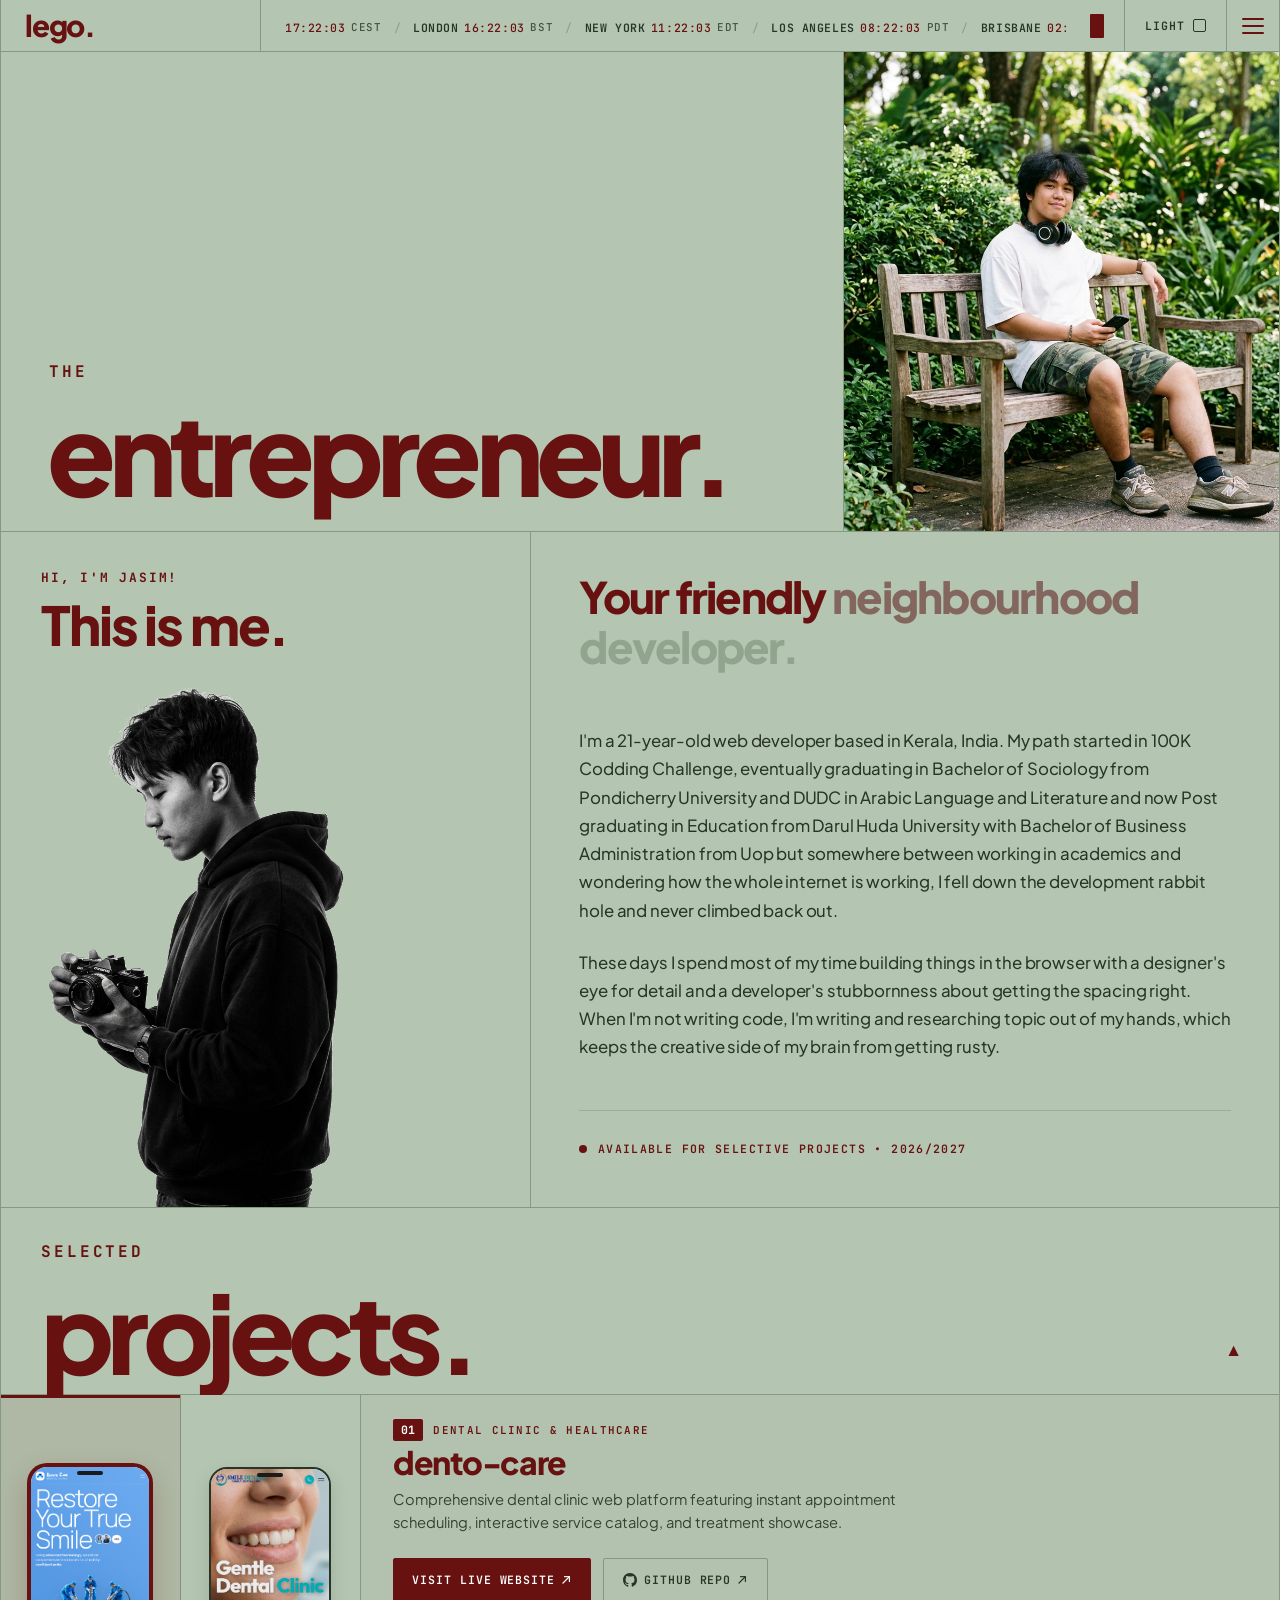
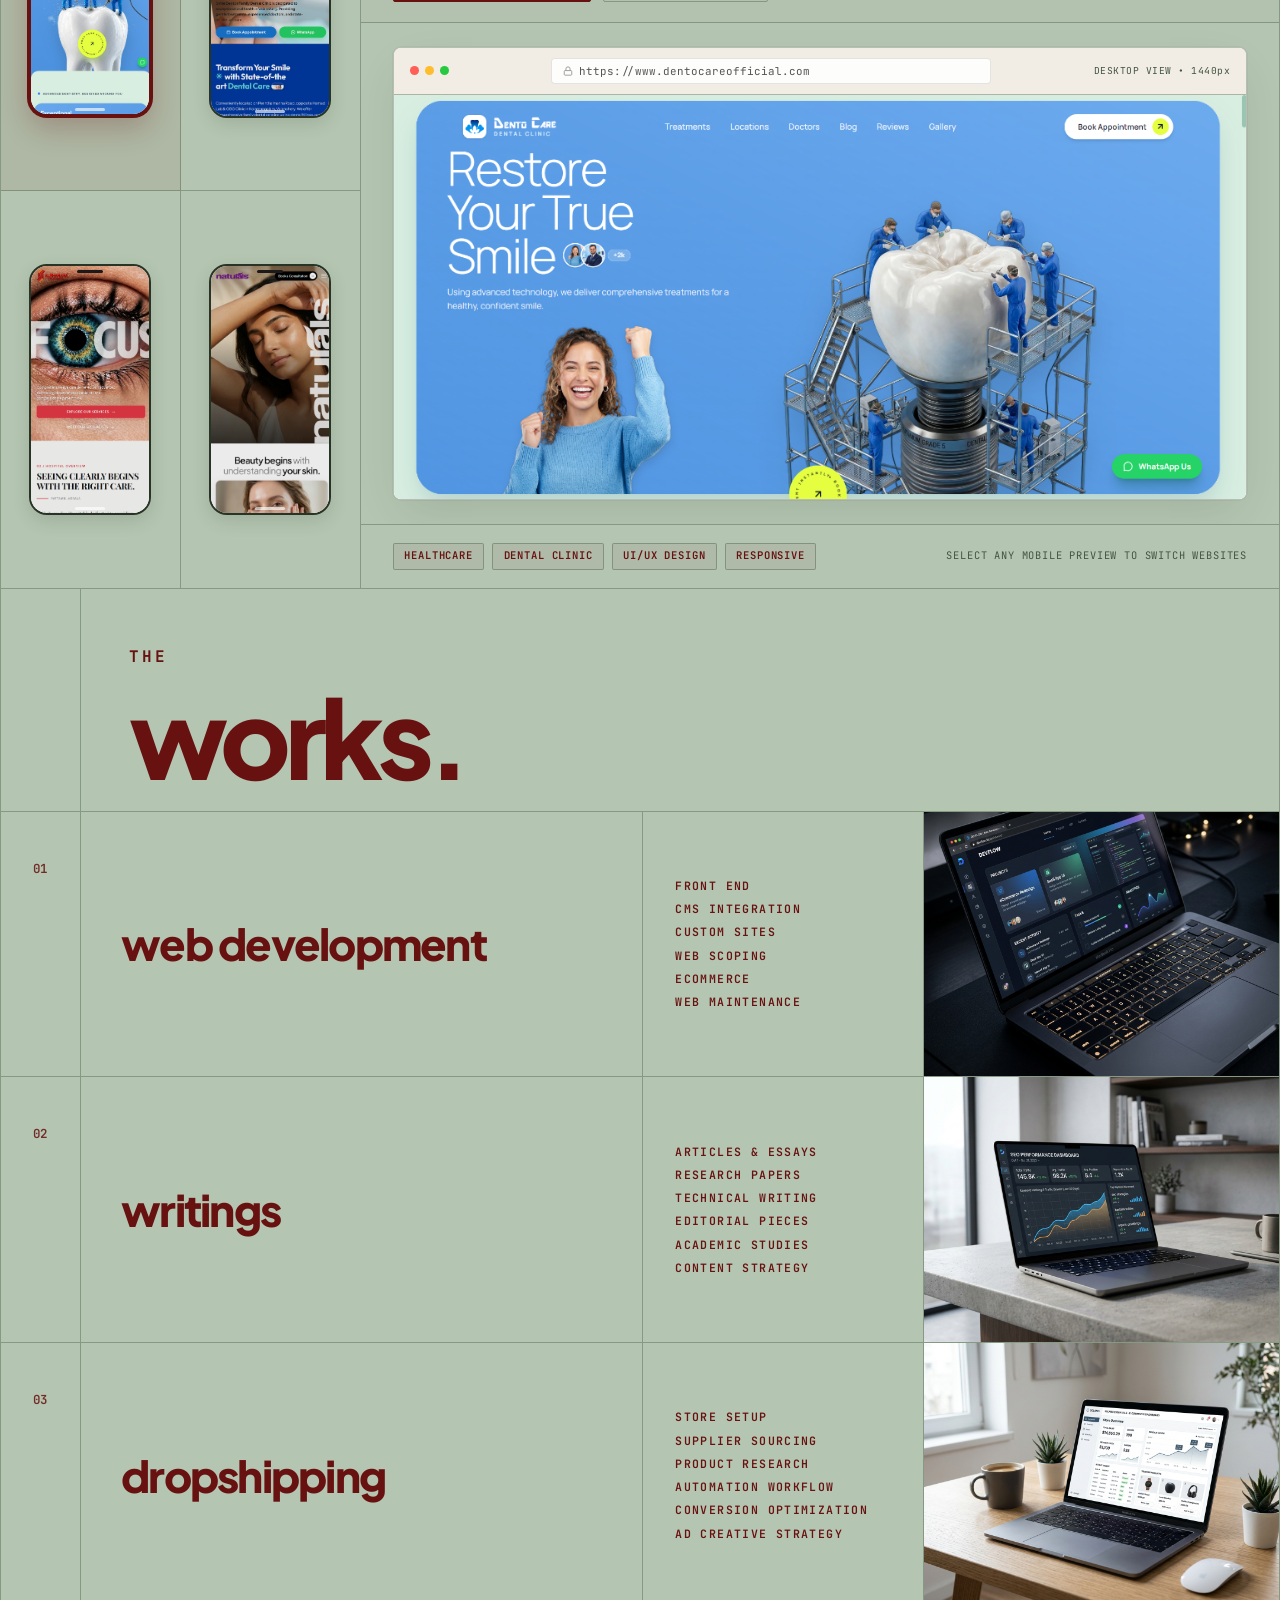
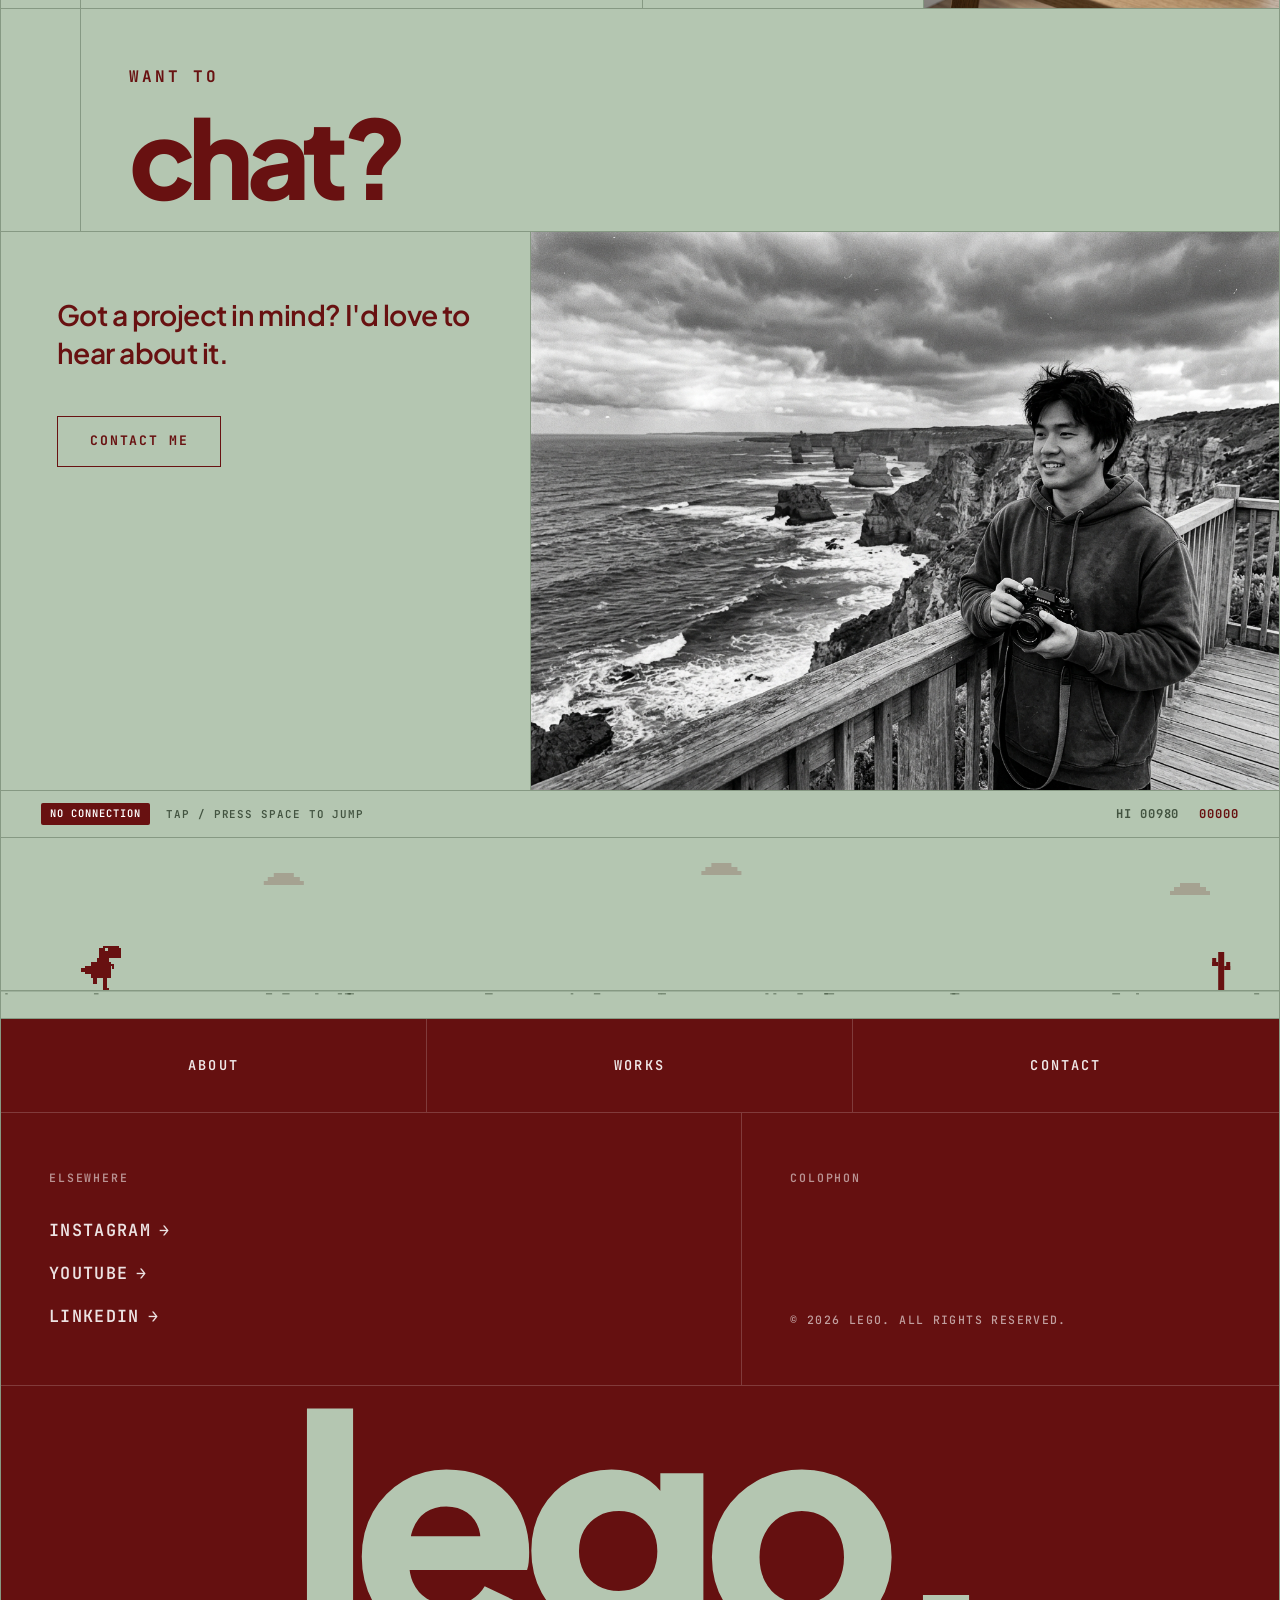
<file: index.html>
<!DOCTYPE html>
<html lang="en">
<head>
  <meta charset="UTF-8">
  <meta name="viewport" content="width=device-width, initial-scale=1.0">
  <title>lego. — The Developer Portfolio</title>
  <meta name="description" content="Portfolio of Jasim, web developer based in Kerala, India. Specialised in creative development, UX design, and modern web applications.">
  <link rel="preconnect" href="https://fonts.googleapis.com">
  <link rel="preconnect" href="https://fonts.gstatic.com" crossorigin>
  <link href="https://fonts.googleapis.com/css2?family=Plus+Jakarta+Sans:ital,wght@0,300;0,400;0,500;0,600;0,700;0,800;1,400&family=Space+Grotesk:wght@500;700&family=JetBrains+Mono:wght@400;500;600&display=swap" rel="stylesheet">
  <link rel="stylesheet" href="style.css">
  <script>
    (function() {
      const savedTheme = localStorage.getItem('lego-theme');
      if (savedTheme === 'dark') {
        document.documentElement.classList.add('theme-dark');
        document.addEventListener('DOMContentLoaded', () => document.body.classList.add('theme-dark'));
      }
    })();
  </script>
</head>
<body class="theme-sage">
  <!-- Main Grid Frame -->
  <div class="site-container">
    
    <!-- TOP NAVIGATION BAR -->
    <header class="site-header" id="header">
      <div class="header-logo-col">
        <a href="#hero" class="brand-logo" aria-label="lego. homepage">lego.</a>
      </div>

      <div class="header-ticker-col" aria-live="off">
        <div class="world-clocks-wrapper">
          <div class="world-clocks-ticker" id="clocksTicker">
            <span class="clock-item" data-tz="Europe/Berlin"><span class="clock-time">02:02:47</span> <span class="clock-zone">CEST</span></span>
            <span class="ticker-slash">/</span>
            <span class="clock-item" data-tz="Europe/London"><span class="clock-city">LONDON</span> <span class="clock-time">01:02:47</span> <span class="clock-zone">BST</span></span>
            <span class="ticker-slash">/</span>
            <span class="clock-item" data-tz="America/New_York"><span class="clock-city">NEW YORK</span> <span class="clock-time">20:02:47</span> <span class="clock-zone">EDT</span></span>
            <span class="ticker-slash">/</span>
            <span class="clock-item" data-tz="America/Los_Angeles"><span class="clock-city">LOS ANGELES</span> <span class="clock-time">17:02:47</span> <span class="clock-zone">PDT</span></span>
            <span class="ticker-slash">/</span>
            <span class="clock-item" data-tz="Australia/Brisbane"><span class="clock-city">BRISBANE</span> <span class="clock-time">10:02:47</span> <span class="clock-zone">AEST</span></span>
          </div>
        </div>
        <div class="ticker-accent-pill" aria-hidden="true"></div>
      </div>

      <div class="header-actions-col">
        <button class="theme-toggle-btn" id="themeToggle" aria-label="Toggle visual theme">
          <span class="theme-label" id="themeLabel">LIGHT</span>
          <span class="theme-checkbox-box"></span>
        </button>
        <button class="menu-toggle-btn" id="menuToggle" aria-label="Open navigation menu" aria-expanded="false">
          <span class="menu-line"></span>
          <span class="menu-line"></span>
          <span class="menu-line"></span>
        </button>
      </div>
    </header>

    <!-- SECTION 1: LANDING / HERO + ABOUT SECTION -->
    <main>
      <section class="landing-section" id="hero" aria-label="Introduction">
        
        <!-- TOP HERO ROW: Title + Bench Portrait -->
        <div class="hero-top-row">
          <div class="hero-title-cell">
            <span class="section-eyebrow">THE</span>
            <h1 class="hero-main-title">entrepreneur.</h1>
          </div>
          
          <div class="hero-image-cell">
            <div class="image-frame">
              <img src="assets/miguel_bench.jpg" alt="Jasim sitting on a wooden bench outdoors with headphones around his neck" class="hero-bench-img" loading="eager" fetchpriority="high">
            </div>
          </div>
        </div>

        <!-- BOTTOM ABOUT ROW: This is me + Bio -->
        <div class="hero-bottom-row">
          <div class="about-left-col">
            <div class="about-header-text">
              <span class="sub-greeting">HI, I'M JASIM!</span>
              <h2 class="sub-title">This is me.</h2>
            </div>
            <div class="about-portrait-wrapper">
              <img src="assets/miguel_camera.png" alt="Jasim holding a vintage camera looking down" class="about-camera-img" loading="lazy">
            </div>
          </div>

          <div class="about-right-col">
            <div class="about-right-content">
              <h3 class="editorial-headline">
                <span class="headline-line-1"><span class="highlight-crimson">Your friendly</span> <span class="highlight-brown">neighbourhood</span></span>
                <span class="headline-line-2 highlight-ghost">developer.</span>
              </h3>

              <div class="editorial-bio-body">
                <p>
                  I'm a 21-year-old web developer based in Kerala, India. My path started in 100K Codding Challenge, eventually graduating in Bachelor of Sociology from Pondicherry University and DUDC in Arabic Language and Literature and now Post graduating in Education from Darul Huda University with Bachelor of Business Administration from Uop but somewhere between working in academics and wondering how the whole internet is working, I fell down the development rabbit hole and never climbed back out.
                </p>
                <p>
                  These days I spend most of my time building things in the browser with a designer's eye for detail and a developer's stubbornness about getting the spacing right. When I'm not writing code, I'm writing and researching topic out of my hands, which keeps the creative side of my brain from getting rusty.
                </p>
              </div>

              <div class="editorial-meta-footer">
                <div class="meta-status">
                  <span class="status-indicator-dot"></span>
                  <span>AVAILABLE FOR SELECTIVE PROJECTS &bull; 2026/2027</span>
                </div>
              </div>
            </div>
          </div>
        </div>
      </section>

      <!-- SECTION 2: SELECTED PROJECTS SECTION -->
      <section class="works-section" id="works" aria-label="Selected Projects">
        
        <!-- SECTION TITLE BAR -->
        <div class="works-header-bar">
          <div class="works-header-title-box">
            <span class="section-eyebrow">SELECTED</span>
            <h2 class="works-main-title">projects.</h2>
          </div>
          <div class="works-header-indicator" aria-hidden="true">
            <span class="scroll-arrow">&#9650;</span>
          </div>
        </div>

        <!-- INTERACTIVE SHOWCASE STAGE: 4 Mobile Previews on One Side (2x2 Grid) + 1 Dominant Desktop Showcase -->
        <div class="projects-showcase-stage" id="projectsShowcaseStage">
          
          <!-- 4 MOBILE MODE PREVIEWS: 2 on top, 2 under both aligned -->
          <div class="mobile-devices-grid" role="tablist" aria-label="Projects mobile view selection">
            
            <!-- Phone 1: dento-care -->
            <button class="project-mobile-column is-active" id="projectTab-0" role="tab" aria-selected="true" aria-controls="centralDesktopPanel" data-index="0" aria-label="Select Project 01: dento-care">
              <div class="mobile-phone-device">
                <div class="device-speaker-notch" aria-hidden="true"></div>
                <div class="device-screen-wrap">
                  <img src="assets/projects/fullpage/dentocare_mobile_full.png" alt="dento-care mobile preview" class="device-screen-img" loading="eager">
                </div>
                <div class="device-home-indicator" aria-hidden="true"></div>
              </div>
            </button>

            <!-- Phone 2: Smile-Dentos -->
            <button class="project-mobile-column" id="projectTab-1" role="tab" aria-selected="false" aria-controls="centralDesktopPanel" data-index="1" aria-label="Select Project 02: Smile-Dentos">
              <div class="mobile-phone-device">
                <div class="device-speaker-notch" aria-hidden="true"></div>
                <div class="device-screen-wrap">
                  <img src="assets/projects/fullpage/smiledentos_mobile_full.png" alt="Smile-Dentos mobile preview" class="device-screen-img" loading="lazy">
                </div>
                <div class="device-home-indicator" aria-hidden="true"></div>
              </div>
            </button>

            <!-- Phone 3: al-shahama-eye-hospital -->
            <button class="project-mobile-column" id="projectTab-2" role="tab" aria-selected="false" aria-controls="centralDesktopPanel" data-index="2" aria-label="Select Project 03: al-shahama-eye-hospital">
              <div class="mobile-phone-device">
                <div class="device-speaker-notch" aria-hidden="true"></div>
                <div class="device-screen-wrap">
                  <img src="assets/projects/fullpage/alshahama_mobile_full.png" alt="al-shahama-eye-hospital mobile preview" class="device-screen-img" loading="lazy">
                </div>
                <div class="device-home-indicator" aria-hidden="true"></div>
              </div>
            </button>

            <!-- Phone 4: naturals-salon -->
            <button class="project-mobile-column" id="projectTab-3" role="tab" aria-selected="false" aria-controls="centralDesktopPanel" data-index="3" aria-label="Select Project 04: naturals-salon">
              <div class="mobile-phone-device">
                <div class="device-speaker-notch" aria-hidden="true"></div>
                <div class="device-screen-wrap">
                  <img src="assets/projects/fullpage/naturals_mobile_full.png" alt="naturals-salon mobile preview" class="device-screen-img" loading="lazy">
                </div>
                <div class="device-home-indicator" aria-hidden="true"></div>
              </div>
            </button>

          </div>

          <!-- DOMINANT DESKTOP PREVIEW AREA -->
          <div class="central-desktop-showcase" id="centralDesktopPanel" role="tabpanel" aria-labelledby="projectTab-0">
            
            <!-- Showcase Header Bar -->
            <div class="showcase-header-bar" id="showcaseHeader">
              <div class="showcase-info-col">
                <div class="showcase-index-tag">
                  <span class="active-index-pill" id="activeProjectIndex">01</span>
                  <span class="active-category-pill" id="activeProjectCategory">DENTAL CLINIC & HEALTHCARE</span>
                </div>
                <h3 class="showcase-title" id="activeProjectTitle">dento-care</h3>
                <p class="showcase-description" id="activeProjectDesc">
                  Comprehensive dental clinic web platform featuring instant appointment scheduling, interactive service catalog, and treatment showcase.
                </p>
              </div>

              <div class="showcase-links-col">
                <a href="https://www.dentocareofficial.com" target="_blank" rel="noopener noreferrer" class="showcase-action-btn btn-visit" id="activeLiveLink" aria-label="Visit live website for dento-care">
                  <span>VISIT LIVE WEBSITE</span>
                  <span class="btn-arrow">&nearr;</span>
                </a>
                <a href="https://github.com/nessentialscode/dento-care.git" target="_blank" rel="noopener noreferrer" class="showcase-action-btn btn-github" id="activeGithubLink" aria-label="View GitHub repository for dento-care">
                  <svg width="14" height="14" viewBox="0 0 24 24" fill="currentColor" aria-hidden="true"><path d="M12 0C5.37 0 0 5.37 0 12c0 5.31 3.435 9.795 8.205 11.385.6.105.825-.255.825-.57 0-.285-.015-1.23-.015-2.235-3.015.555-3.795-.735-4.035-1.41-.135-.345-.72-1.41-1.23-1.695-.42-.225-1.02-.78-.015-.795.945-.015 1.62.87 1.845 1.23 1.08 1.815 2.805 1.305 3.495.99.105-.78.42-1.305.765-1.605-2.67-.3-5.46-1.335-5.46-5.925 0-1.305.465-2.385 1.23-3.225-.12-.3-.54-1.53.12-3.18 0 0 1.005-.315 3.3 1.23.96-.27 1.98-.405 3-.405s2.04.135 3 .405c2.295-1.56 3.3-1.23 3.3-1.23.66 1.65.24 2.88.12 3.18.765.84 1.23 1.905 1.23 3.225 0 4.605-2.805 5.625-5.475 5.925.435.375.81 1.095.81 2.22 0 1.605-.015 2.895-.015 3.3 0 .315.225.69.825.57A12.02 12.02 0 0024 12c0-6.63-5.37-12-12-12z"/></svg>
                  <span>GITHUB REPO</span>
                  <span class="btn-arrow">&nearr;</span>
                </a>
              </div>
            </div>

            <!-- Realistic Desktop Browser Preview Frame -->
            <div class="desktop-browser-frame">
              <div class="browser-chrome-bar">
                <div class="browser-traffic-lights" aria-hidden="true">
                  <span class="traffic-dot dot-red"></span>
                  <span class="traffic-dot dot-yellow"></span>
                  <span class="traffic-dot dot-green"></span>
                </div>
                <div class="browser-address-bar">
                  <svg class="lock-icon" width="10" height="10" viewBox="0 0 24 24" fill="none" stroke="currentColor" stroke-width="2" aria-hidden="true"><rect x="3" y="11" width="18" height="11" rx="2" ry="2"></rect><path d="M7 11V7a5 5 0 0 1 10 0v4"></path></svg>
                  <span class="browser-url-text" id="browserUrlText">https://www.dentocareofficial.com</span>
                </div>
                <div class="browser-viewport-tag">
                  <span>DESKTOP VIEW &bull; 1440px</span>
                </div>
              </div>

              <!-- Interactive / Clickable Browser Viewport Container -->
              <a href="https://www.dentocareofficial.com" target="_blank" rel="noopener noreferrer" class="browser-viewport-screen" id="desktopScreenLink" aria-label="Open dento-care desktop website in new tab">
                <img src="assets/projects/dentocare_desktop.png" alt="dento-care desktop website layout" class="desktop-preview-img" id="activeDesktopImg">
                <div class="viewport-hover-overlay">
                  <span class="hover-view-pill">
                    <span>EXPLORE LIVE SITE</span>
                    <span>&nearr;</span>
                  </span>
                </div>
              </a>
            </div>

            <!-- Showcase Bottom Meta / Tech Stack Bar -->
            <div class="showcase-bottom-bar">
              <div class="tech-tags-list" id="activeProjectTags">
                <span class="tag-pill">HEALTHCARE</span>
                <span class="tag-pill">DENTAL CLINIC</span>
                <span class="tag-pill">UI/UX DESIGN</span>
                <span class="tag-pill">RESPONSIVE</span>
              </div>
              <div class="showcase-hint">
                <span>SELECT ANY MOBILE PREVIEW TO SWITCH WEBSITES</span>
              </div>
            </div>

          </div>

        </div>
      </section>

      <!-- SECTION 3: WORKS SECTION -->
      <section class="services-section" id="services" aria-label="Works">
        
        <!-- WORKS HEADER BAR -->
        <div class="services-header-bar">
          <div class="services-header-index-col" aria-hidden="true"></div>
          <div class="services-header-title-box">
            <span class="section-eyebrow">THE</span>
            <h2 class="services-main-title">works.</h2>
          </div>
        </div>

        <!-- SERVICES ROWS -->
        <div class="services-table">
          
          <!-- Category 1: Web Development -->
          <article class="service-row service-row-interactive" data-href="web-development.html" data-transition="curtain" tabindex="0" role="link" aria-label="Explore web development showcase and 4 built websites">
            <div class="service-index-cell">
              <span class="service-num">01</span>
            </div>
            <div class="service-title-cell">
              <h3 class="service-name">
                <a href="web-development.html" class="service-name-link" data-transition="curtain">
                  <span>web development</span>
                  <span class="service-arrow-indicator">&rarr;</span>
                </a>
              </h3>
            </div>
            <div class="service-list-cell">
              <ul class="subservices-list">
                <li>FRONT END</li>
                <li>CMS INTEGRATION</li>
                <li>CUSTOM SITES</li>
                <li>WEB SCOPING</li>
                <li>ECOMMERCE</li>
                <li>WEB MAINTENANCE</li>
              </ul>
            </div>
            <div class="service-visual-cell">
              <a href="web-development.html" class="service-visual-link" data-transition="curtain" aria-label="Open web development showcase">
                <img src="assets/service_webdev.jpg" alt="Web development laptop interface showcase" class="service-img" loading="lazy">
                <div class="service-hover-overlay">
                  <span class="service-hover-badge">EXPLORE BUILDS &rarr;</span>
                </div>
              </a>
            </div>
          </article>

          <!-- Category 2: Writings -->
          <article class="service-row service-row-interactive" data-href="writings.html" data-transition="curtain" tabindex="0" role="link" aria-label="Explore writings and essays archive">
            <div class="service-index-cell">
              <span class="service-num">02</span>
            </div>
            <div class="service-title-cell">
              <h3 class="service-name">
                <a href="writings.html" class="service-name-link" data-transition="curtain">
                  <span>writings</span>
                  <span class="service-arrow-indicator">&rarr;</span>
                </a>
              </h3>
            </div>
            <div class="service-list-cell">
              <ul class="subservices-list">
                <li>ARTICLES & ESSAYS</li>
                <li>RESEARCH PAPERS</li>
                <li>TECHNICAL WRITING</li>
                <li>EDITORIAL PIECES</li>
                <li>ACADEMIC STUDIES</li>
                <li>CONTENT STRATEGY</li>
              </ul>
            </div>
            <div class="service-visual-cell">
              <a href="writings.html" class="service-visual-link" data-transition="curtain" aria-label="Open writings archive">
                <img src="assets/service_seo.jpg" alt="Writings, research publications, and editorial showcase" class="service-img" loading="lazy">
                <div class="service-hover-overlay">
                  <span class="service-hover-badge">READ ESSAYS &rarr;</span>
                </div>
              </a>
            </div>
          </article>

          <!-- Service 3: Dropshipping -->
          <article class="service-row">
            <div class="service-index-cell">
              <span class="service-num">03</span>
            </div>
            <div class="service-title-cell">
              <h3 class="service-name">dropshipping</h3>
            </div>
            <div class="service-list-cell">
              <ul class="subservices-list">
                <li>STORE SETUP</li>
                <li>SUPPLIER SOURCING</li>
                <li>PRODUCT RESEARCH</li>
                <li>AUTOMATION WORKFLOW</li>
                <li>CONVERSION OPTIMIZATION</li>
                <li>AD CREATIVE STRATEGY</li>
              </ul>
            </div>
            <div class="service-visual-cell">
              <img src="assets/service_dropshipping.jpg" alt="Dropshipping e-commerce dashboard and store interface showcase" class="service-img" loading="lazy">
            </div>
          </article>

        </div>
      </section>

      <!-- SECTION 4: CHAT SECTION -->
      <section class="chat-section" id="chat" aria-label="Contact and Chat">
        
        <!-- CHAT HEADER BAR -->
        <div class="chat-header-bar">
          <div class="chat-header-index-col" aria-hidden="true"></div>
          <div class="chat-header-title-box">
            <span class="section-eyebrow">WANT TO</span>
            <h2 class="chat-main-title">chat?</h2>
          </div>
        </div>

        <!-- CHAT CONTENT ROW -->
        <div class="chat-content-row">
          <div class="chat-left-col">
            <p class="chat-prompt-text">Got a project in mind? I'd love to hear about it.</p>
            
            <div class="chat-actions-wrap">
              <a href="https://wa.me/918075866586?text=Hi%20Jasim,%20I'd%20love%20to%20discuss%20a%20project!" target="_blank" rel="noopener noreferrer" class="contact-btn" id="contactBtn">
                <span>CONTACT ME</span>
              </a>
            </div>
          </div>

          <div class="chat-right-col">
            <div class="chat-image-frame">
              <img src="assets/chat_coastal.jpg" alt="Jasim with camera overlooking scenic coastal cliffs" class="chat-coastal-img" loading="lazy">
            </div>
          </div>
        </div>
      </section>

      <!-- SECTION 5: DYNAMIC CHROME DINO RUNNER BANNER -->
      <section class="dino-section" id="dino-runner" aria-label="Offline Chrome Dinosaur Runner">
        <div class="dino-header-bar">
          <div class="dino-status-wrap">
            <span class="dino-offline-badge">NO CONNECTION</span>
            <span class="dino-hint">TAP / PRESS SPACE TO JUMP</span>
          </div>
          <div class="dino-score-wrap">
            <span class="dino-hi-score">HI <span id="dinoHiScore">00980</span></span>
            <span class="dino-curr-score" id="dinoScore">00000</span>
          </div>
        </div>

        <div class="dino-canvas-wrap">
          <canvas id="dinoCanvas" width="1680" height="180"></canvas>
        </div>
      </section>
    </main>

    <!-- FOOTER SECTION (EXACT REPRODUCTION OF IMAGE 2) -->
    <footer class="site-footer" id="footer" aria-label="Footer">
      
      <!-- Top Row: ABOUT | WORKS | CONTACT -->
      <nav class="footer-top-nav-row" aria-label="Footer Navigation">
        <a href="#hero" class="footer-nav-link">ABOUT</a>
        <a href="#works" class="footer-nav-link">WORKS</a>
        <a href="#chat" class="footer-nav-link">CONTACT</a>
      </nav>

      <!-- Middle Row: ELSEWHERE & COLOPHON -->
      <div class="footer-middle-row">
        <div class="footer-elsewhere-col">
          <span class="footer-eyebrow">ELSEWHERE</span>
          <ul class="footer-social-list">
            <li><a href="https://instagram.com" target="_blank" rel="noopener noreferrer">INSTAGRAM <span class="footer-arrow">&rarr;</span></a></li>
            <li><a href="https://youtube.com" target="_blank" rel="noopener noreferrer">YOUTUBE <span class="footer-arrow">&rarr;</span></a></li>
            <li><a href="https://linkedin.com" target="_blank" rel="noopener noreferrer">LINKEDIN <span class="footer-arrow">&rarr;</span></a></li>
          </ul>
        </div>

        <div class="footer-colophon-col">
          <span class="footer-eyebrow">COLOPHON</span>
          <p class="footer-copyright-text">&copy; 2026 LEGO. ALL RIGHTS RESERVED.</p>
        </div>
      </div>

      <!-- Bottom Row: Massive "lego." Display -->
      <div class="footer-bottom-brand-row">
        <h2 class="footer-massive-logo">lego.</h2>
      </div>
    </footer>

    <!-- SLIDE OUT MENU MODAL -->
    <div class="navigation-drawer" id="navDrawer" aria-hidden="true">
      <div class="drawer-backdrop" id="drawerBackdrop"></div>
      <div class="drawer-panel">
        <div class="drawer-header">
          <span class="drawer-brand">lego.</span>
          <button class="drawer-close-btn" id="drawerClose" aria-label="Close menu">&times;</button>
        </div>
        <nav class="drawer-nav">
          <ul class="drawer-links">
            <li><a href="#hero" class="drawer-nav-item"><span>01</span> The Entrepreneur</a></li>
            <li><a href="#works" class="drawer-nav-item"><span>02</span> Selected Projects</a></li>
            <li><a href="web-development.html" class="drawer-nav-item" data-transition="curtain"><span>03</span> Web Development Works</a></li>
            <li><a href="#services" class="drawer-nav-item"><span>04</span> The Works</a></li>
            <li><a href="writings.html" class="drawer-nav-item" data-transition="curtain"><span>05</span> Writings Archive</a></li>
            <li><a href="#chat" class="drawer-nav-item"><span>06</span> Let's Chat</a></li>
          </ul>
        </nav>
        <div class="drawer-footer">
          <p>Kerala, India &bull; &copy; 2026 Jasim</p>
        </div>
      </div>
    </div>

  </div>

  <script src="transition.js"></script>
  <script src="app.js"></script>
</body>
</html>
</file>
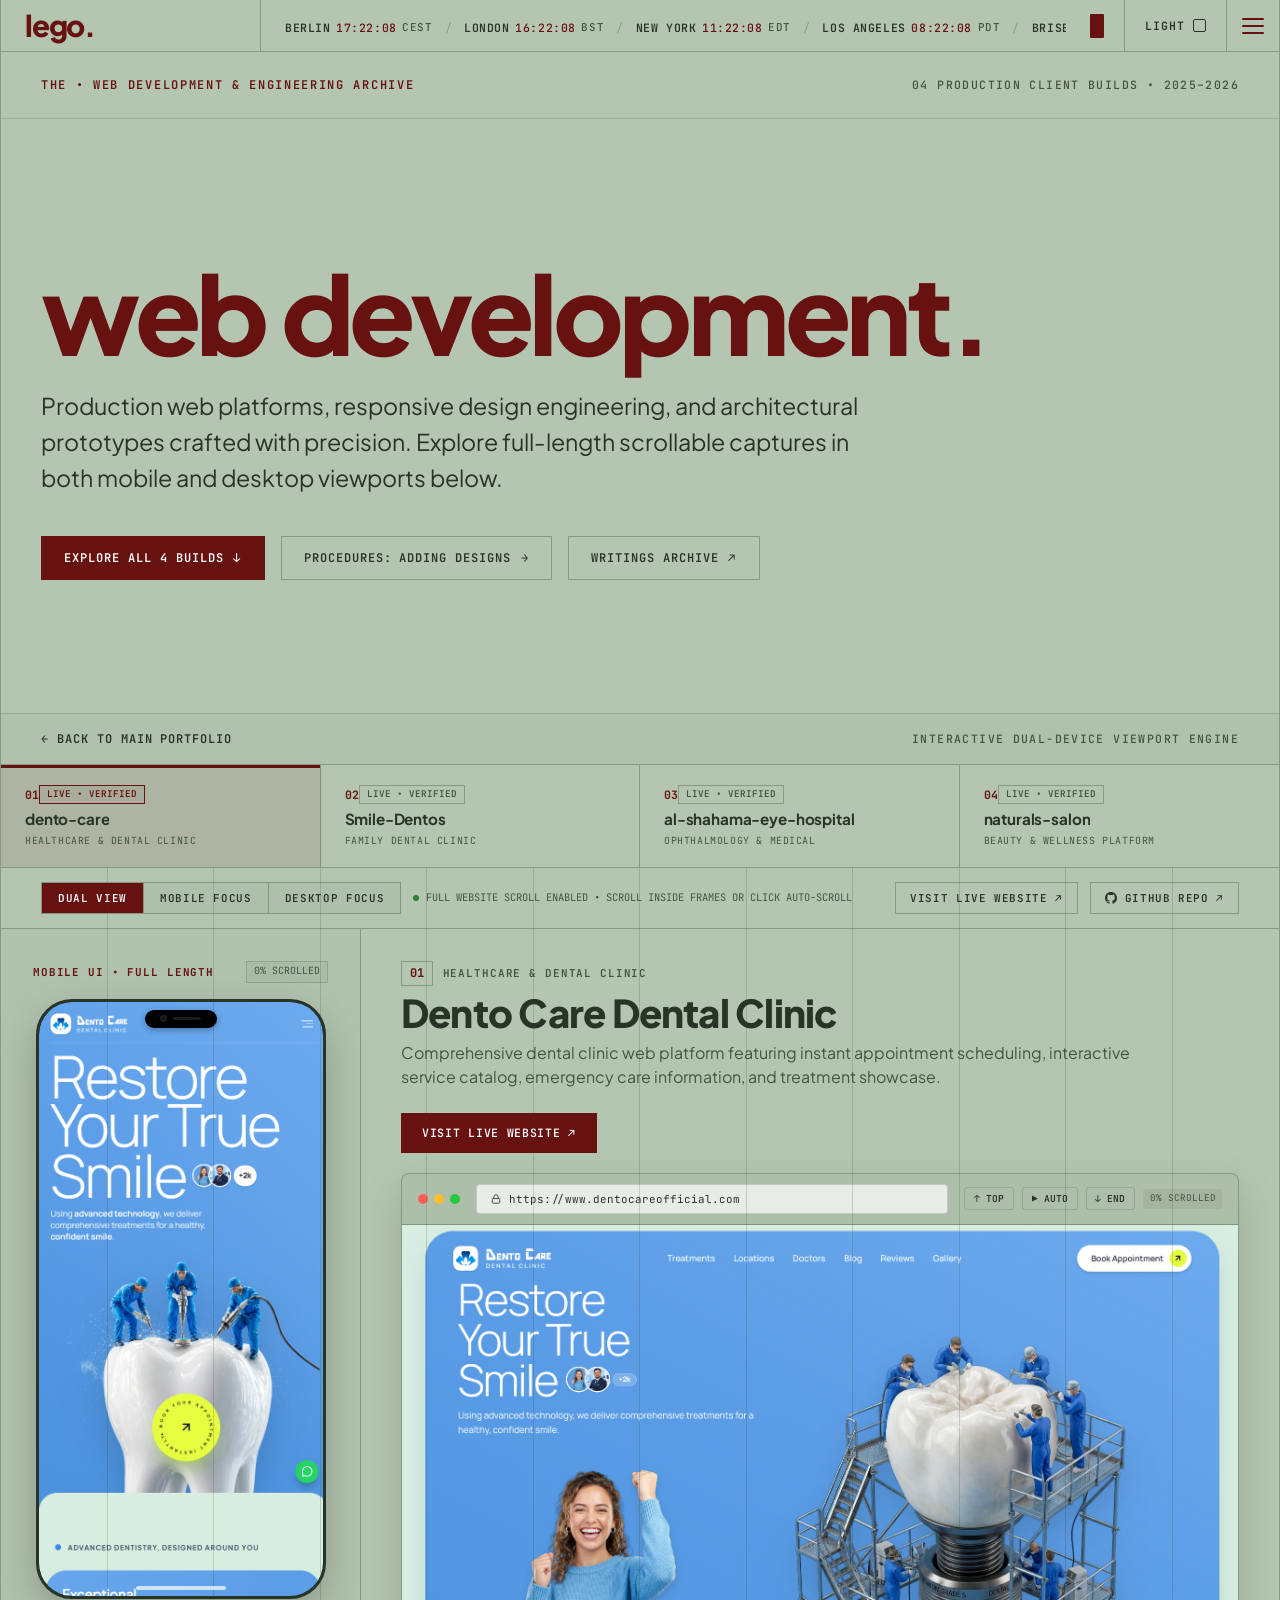
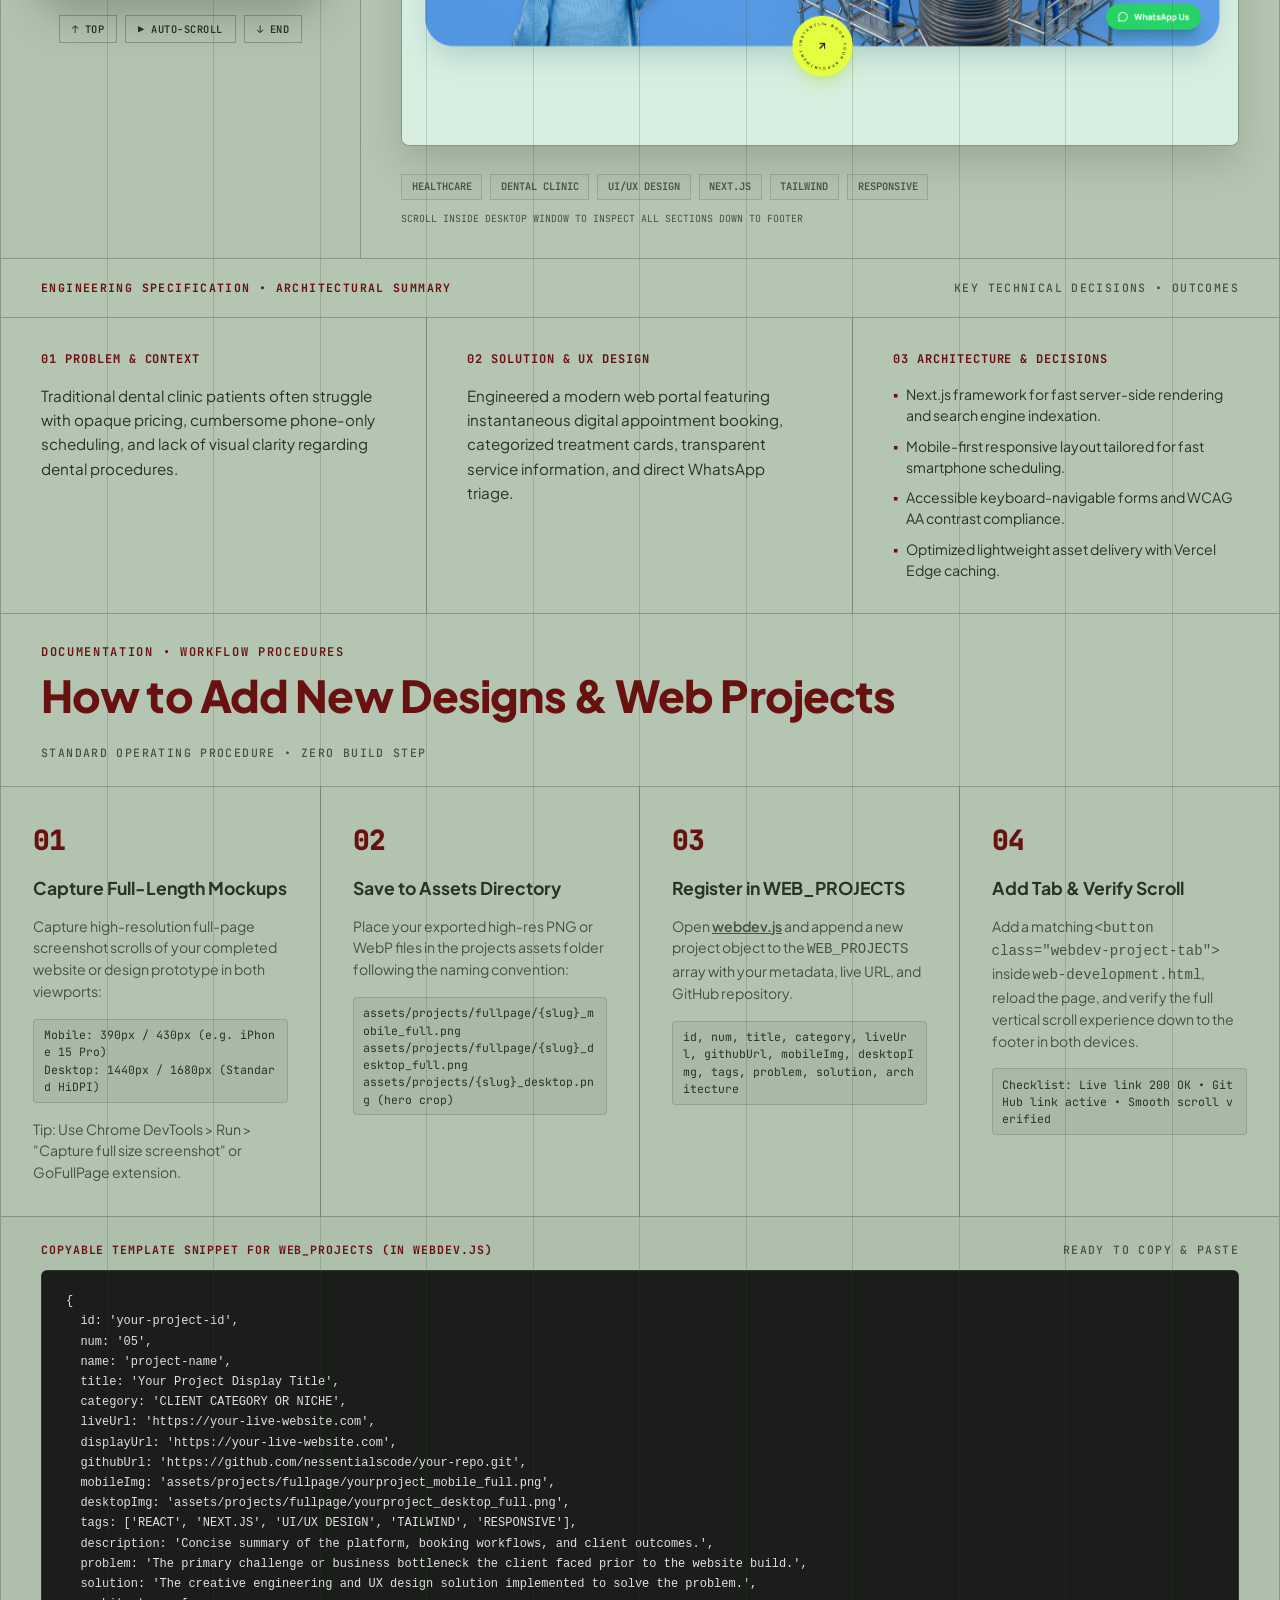
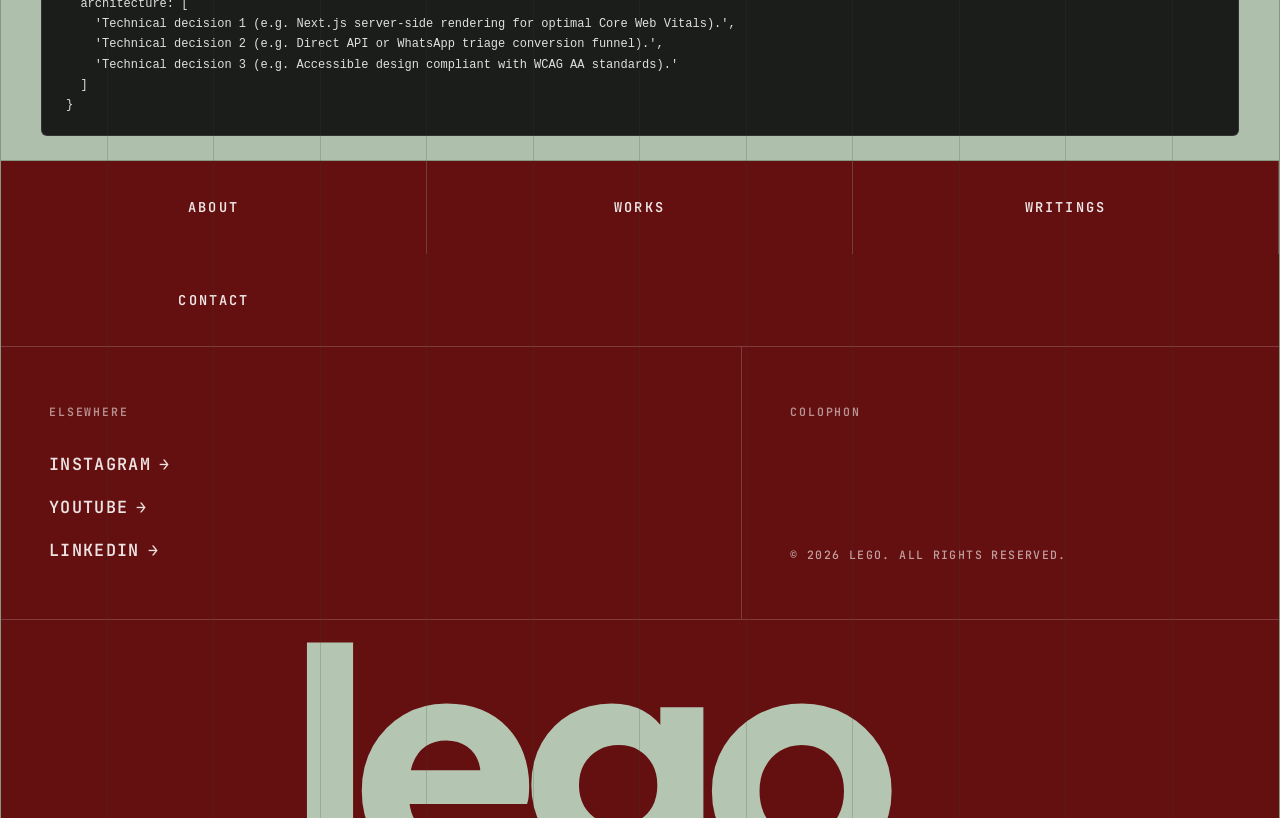
<file: web-development.html>
<!DOCTYPE html>
<html lang="en">
<head>
  <meta charset="UTF-8">
  <meta name="viewport" content="width=device-width, initial-scale=1.0">
  <title>web development. — Jasim / lego.</title>
  <meta name="description" content="Production web platforms, responsive design engineering, and architectural prototypes crafted with precision by Jasim.">
  <link rel="preconnect" href="https://fonts.googleapis.com">
  <link rel="preconnect" href="https://fonts.gstatic.com" crossorigin>
  <link href="https://fonts.googleapis.com/css2?family=Plus+Jakarta+Sans:ital,wght@0,300;0,400;0,500;0,600;0,700;0,800;1,400&family=Space+Grotesk:wght@500;700&family=JetBrains+Mono:wght@400;500;600&display=swap" rel="stylesheet">
  <link rel="stylesheet" href="style.css">
  <script>
    (function() {
      const savedTheme = localStorage.getItem('lego-theme');
      if (savedTheme === 'dark') {
        document.documentElement.classList.add('theme-dark');
        document.addEventListener('DOMContentLoaded', () => document.body.classList.add('theme-dark'));
      }
    })();
  </script>
</head>
<body class="theme-sage page-webdev">

  <!-- Master Site Container -->
  <div class="site-container">

    <!-- 12-Column Architectural Background Grid Lines -->
    <div class="architectural-grid-overlay" aria-hidden="true">
      <span></span><span></span><span></span><span></span>
      <span></span><span></span><span></span><span></span>
      <span></span><span></span><span></span><span></span>
    </div>

    <!-- TOP NAVIGATION BAR -->
    <header class="site-header" id="header">
      <div class="header-logo-col">
        <a href="index.html" class="brand-logo back-to-home" data-transition="curtain" aria-label="lego. homepage">lego.</a>
      </div>

      <div class="header-ticker-col" aria-live="off">
        <div class="world-clocks-wrapper">
          <div class="world-clocks-ticker" id="clocksTicker">
            <span class="clock-item" data-tz="Europe/Berlin"><span class="clock-city">BERLIN</span> <span class="clock-time">02:02:47</span> <span class="clock-zone">CEST</span></span>
            <span class="ticker-slash">/</span>
            <span class="clock-item" data-tz="Europe/London"><span class="clock-city">LONDON</span> <span class="clock-time">01:02:47</span> <span class="clock-zone">BST</span></span>
            <span class="ticker-slash">/</span>
            <span class="clock-item" data-tz="America/New_York"><span class="clock-city">NEW YORK</span> <span class="clock-time">20:02:47</span> <span class="clock-zone">EDT</span></span>
            <span class="ticker-slash">/</span>
            <span class="clock-item" data-tz="America/Los_Angeles"><span class="clock-city">LOS ANGELES</span> <span class="clock-time">17:02:47</span> <span class="clock-zone">PDT</span></span>
            <span class="ticker-slash">/</span>
            <span class="clock-item" data-tz="Australia/Brisbane"><span class="clock-city">BRISBANE</span> <span class="clock-time">10:02:47</span> <span class="clock-zone">AEST</span></span>
          </div>
        </div>
        <div class="ticker-accent-pill" aria-hidden="true"></div>
      </div>

      <div class="header-actions-col">
        <button class="theme-toggle-btn" id="themeToggle" aria-label="Toggle visual theme">
          <span class="theme-label" id="themeLabel">LIGHT</span>
          <span class="theme-checkbox-box"></span>
        </button>
        <button class="menu-toggle-btn" id="menuToggle" aria-label="Open navigation menu" aria-expanded="false">
          <span class="menu-line"></span>
          <span class="menu-line"></span>
          <span class="menu-line"></span>
        </button>
      </div>
    </header>

    <main>
      <!-- HERO SECTION -->
      <section class="webdev-hero-section" aria-label="Web Development Hero">
        
        <!-- Hero Top Bar -->
        <div class="webdev-hero-topbar">
          <span class="webdev-hero-eyebrow">THE &bull; WEB DEVELOPMENT & ENGINEERING ARCHIVE</span>
          <span class="webdev-hero-meta">04 PRODUCTION CLIENT BUILDS &bull; 2025–2026</span>
        </div>

        <!-- Hero Center: Huge Maroon Title -->
        <div class="webdev-hero-center">
          <h1 class="webdev-hero-title">web development.</h1>
          <p class="webdev-hero-subtitle">
            Production web platforms, responsive design engineering, and architectural prototypes crafted with precision. Explore full-length scrollable captures in both mobile and desktop viewports below.
          </p>

          <div class="webdev-hero-actions">
            <a href="#webdevStage" class="webdev-action-btn btn-primary">
              <span>EXPLORE ALL 4 BUILDS</span>
              <span>&darr;</span>
            </a>
            <a href="#proceduresSection" class="webdev-action-btn">
              <span>PROCEDURES: ADDING DESIGNS</span>
              <span>&rarr;</span>
            </a>
            <a href="writings.html" class="webdev-action-btn" data-transition="curtain">
              <span>WRITINGS ARCHIVE</span>
              <span>&nearr;</span>
            </a>
          </div>
        </div>

        <!-- Hero Bottom Navigation -->
        <div class="webdev-hero-bottombar">
          <a href="index.html" class="webdev-back-link back-to-home" data-transition="curtain">
            &larr; <span>BACK TO MAIN PORTFOLIO</span>
          </a>
          <span class="webdev-hero-meta">INTERACTIVE DUAL-DEVICE VIEWPORT ENGINE</span>
        </div>

      </section>

      <!-- STICKY PROJECT SELECTOR TABS BAR -->
      <nav class="webdev-tabs-bar" role="tablist" aria-label="Web development projects list">
        
        <!-- Tab 01 -->
        <button class="webdev-project-tab is-active" id="projectTab0" role="tab" aria-selected="true" aria-controls="webdevStage" data-index="0">
          <div class="tab-top-row">
            <span class="tab-num">01</span>
            <span class="tab-status-pill">LIVE &bull; VERIFIED</span>
          </div>
          <span class="tab-title">dento-care</span>
          <span class="tab-category">HEALTHCARE & DENTAL CLINIC</span>
        </button>

        <!-- Tab 02 -->
        <button class="webdev-project-tab" id="projectTab1" role="tab" aria-selected="false" aria-controls="webdevStage" data-index="1">
          <div class="tab-top-row">
            <span class="tab-num">02</span>
            <span class="tab-status-pill">LIVE &bull; VERIFIED</span>
          </div>
          <span class="tab-title">Smile-Dentos</span>
          <span class="tab-category">FAMILY DENTAL CLINIC</span>
        </button>

        <!-- Tab 03 -->
        <button class="webdev-project-tab" id="projectTab2" role="tab" aria-selected="false" aria-controls="webdevStage" data-index="2">
          <div class="tab-top-row">
            <span class="tab-num">03</span>
            <span class="tab-status-pill">LIVE &bull; VERIFIED</span>
          </div>
          <span class="tab-title">al-shahama-eye-hospital</span>
          <span class="tab-category">OPHTHALMOLOGY & MEDICAL</span>
        </button>

        <!-- Tab 04 -->
        <button class="webdev-project-tab" id="projectTab3" role="tab" aria-selected="false" aria-controls="webdevStage" data-index="3">
          <div class="tab-top-row">
            <span class="tab-num">04</span>
            <span class="tab-status-pill">LIVE &bull; VERIFIED</span>
          </div>
          <span class="tab-title">naturals-salon</span>
          <span class="tab-category">BEAUTY & WELLNESS PLATFORM</span>
        </button>

      </nav>

      <!-- VIEWPORT CONTROLS BAR -->
      <div class="webdev-controls-bar">
        <div class="controls-left-group">
          <div class="view-mode-toggle" role="group" aria-label="Viewport display mode">
            <button class="view-mode-btn is-active" data-mode="dual">
              <span>DUAL VIEW</span>
            </button>
            <button class="view-mode-btn" data-mode="mobile">
              <span>MOBILE FOCUS</span>
            </button>
            <button class="view-mode-btn" data-mode="desktop">
              <span>DESKTOP FOCUS</span>
            </button>
          </div>

          <div class="scroll-hint-pill">
            <span class="scroll-hint-dot"></span>
            <span>FULL WEBSITE SCROLL ENABLED &bull; SCROLL INSIDE FRAMES OR CLICK AUTO-SCROLL</span>
          </div>
        </div>

        <div class="controls-right-links">
          <a href="https://www.dentocareofficial.com" target="_blank" rel="noopener noreferrer" class="stage-action-pill" id="liveLinkBtn" aria-label="Visit active project live website">
            <span>VISIT LIVE WEBSITE</span>
            <span>&nearr;</span>
          </a>
          <a href="https://github.com/nessentialscode/dento-care.git" target="_blank" rel="noopener noreferrer" class="stage-action-pill" id="githubLinkBtn" aria-label="View active project GitHub repository">
            <svg width="12" height="12" viewBox="0 0 24 24" fill="currentColor" aria-hidden="true"><path d="M12 0C5.37 0 0 5.37 0 12c0 5.31 3.435 9.795 8.205 11.385.6.105.825-.255.825-.57 0-.285-.015-1.23-.015-2.235-3.015.555-3.795-.735-4.035-1.41-.135-.345-.72-1.41-1.23-1.695-.42-.225-1.02-.78-.015-.795.945-.015 1.62.87 1.845 1.23 1.08 1.815 2.805 1.305 3.495.99.105-.78.42-1.305.765-1.605-2.67-.3-5.46-1.335-5.46-5.925 0-1.305.465-2.385 1.23-3.225-.12-.3-.54-1.53.12-3.18 0 0 1.005-.315 3.3 1.23.96-.27 1.98-.405 3-.405s2.04.135 3 .405c2.295-1.56 3.3-1.23 3.3-1.23.66 1.65.24 2.88.12 3.18.765.84 1.23 1.905 1.23 3.225 0 4.605-2.805 5.625-5.475 5.925.435.375.81 1.095.81 2.22 0 1.605-.015 2.895-.015 3.3 0 .315.225.69.825.57A12.02 12.02 0 0024 12c0-6.63-5.37-12-12-12z"/></svg>
            <span>GITHUB REPO</span>
            <span>&nearr;</span>
          </a>
        </div>
      </div>

      <!-- INTERACTIVE DUAL DEVICE SHOWCASE STAGE -->
      <section class="webdev-showcase-stage mode-dual" id="webdevStage" aria-label="Interactive Projects Stage">
        <div class="devices-dual-grid">
          
          <!-- LEFT: REALISTIC MOBILE DEVICE FRAME (FULLY SCROLLABLE DOWN TO THE END) -->
          <div class="mobile-stage-column">
            <div class="device-column-header">
              <span class="device-header-title">MOBILE UI &bull; FULL LENGTH</span>
              <span class="device-header-progress" id="mobileProgress">0% SCROLLED</span>
            </div>

            <!-- Realistic Smartphone Chassis -->
            <div class="scrollable-phone-frame" id="phoneChassis">
              <div class="phone-speaker-island" aria-hidden="true">
                <span class="island-camera-dot"></span>
                <span class="island-sensor-bar"></span>
              </div>

              <!-- Internal Scrollable Screen containing Full-Length Mobile UI -->
              <div class="scrollable-phone-viewport" id="mobileViewport" tabindex="0" aria-label="Scrollable mobile preview of project">
                <img src="assets/projects/fullpage/dentocare_mobile_full.png" alt="dento-care full mobile website capture" class="scrollable-phone-img" id="mobileFullImg">
              </div>

              <div class="phone-bottom-home-bar" aria-hidden="true"></div>
            </div>

            <!-- Mobile Device Scroll Quick Controls -->
            <div class="device-scroll-controls">
              <button class="scroll-ctrl-btn" id="mobileScrollTop" title="Scroll mobile preview to top">
                <span>&uarr; TOP</span>
              </button>
              <button class="scroll-ctrl-btn" id="mobileAutoScroll" title="Toggle automatic continuous scroll">
                <span>&#9654; AUTO-SCROLL</span>
              </button>
              <button class="scroll-ctrl-btn" id="mobileScrollEnd" title="Scroll mobile preview to footer">
                <span>&darr; END</span>
              </button>
            </div>
          </div>

          <!-- RIGHT: REALISTIC DESKTOP BROWSER FRAME (FULLY SCROLLABLE DOWN TO THE END) -->
          <div class="desktop-stage-column">
            
            <!-- Desktop Top Metadata -->
            <div class="desktop-stage-header">
              <div class="desktop-project-meta">
                <div class="meta-index-row">
                  <span class="project-index-badge" id="projectIndexEl">01</span>
                  <span class="project-category-badge" id="projectCategoryEl">HEALTHCARE & DENTAL CLINIC</span>
                </div>
                <h2 class="desktop-project-title" id="projectTitleEl">Dento Care Dental Clinic</h2>
                <p class="desktop-project-desc" id="projectDescEl">
                  Comprehensive dental clinic web platform featuring instant appointment scheduling, interactive service catalog, and treatment showcase.
                </p>
              </div>

              <div class="desktop-action-buttons">
                <a href="https://www.dentocareofficial.com" target="_blank" rel="noopener noreferrer" class="desktop-cta-btn btn-visit-primary" id="activeLiveCta">
                  <span>VISIT LIVE WEBSITE</span>
                  <span>&nearr;</span>
                </a>
              </div>
            </div>

            <!-- Realistic Browser Chrome Window -->
            <div class="scrollable-browser-frame">
              
              <!-- Chrome Address Bar -->
              <div class="browser-chrome-topbar">
                <div class="browser-dots" aria-hidden="true">
                  <span class="b-dot dot-r"></span>
                  <span class="b-dot dot-y"></span>
                  <span class="b-dot dot-g"></span>
                </div>

                <a href="https://www.dentocareofficial.com" target="_blank" rel="noopener noreferrer" class="browser-url-bar" id="browserUrlLink" title="Open live site">
                  <svg width="10" height="10" viewBox="0 0 24 24" fill="none" stroke="currentColor" stroke-width="2" aria-hidden="true"><rect x="3" y="11" width="18" height="11" rx="2" ry="2"></rect><path d="M7 11V7a5 5 0 0 1 10 0v4"></path></svg>
                  <span id="browserUrlText">https://www.dentocareofficial.com</span>
                </a>

                <div class="browser-controls-right">
                  <button class="browser-scroll-btn" id="desktopScrollTop" title="Scroll desktop to top">&uarr; TOP</button>
                  <button class="browser-scroll-btn" id="desktopAutoScroll" title="Toggle automatic desktop scroll">&#9654; AUTO</button>
                  <button class="browser-scroll-btn" id="desktopScrollEnd" title="Scroll desktop to end">&darr; END</button>
                  <span class="browser-progress-pill" id="desktopProgress">0% SCROLLED</span>
                </div>
              </div>

              <!-- Internal Scrollable Desktop Browser Viewport containing Full-Length Desktop UI -->
              <div class="scrollable-desktop-viewport" id="desktopViewport" tabindex="0" aria-label="Scrollable desktop preview of project">
                <img src="assets/projects/fullpage/dentocare_desktop_full.png" alt="dento-care full desktop website capture" class="scrollable-desktop-img" id="desktopFullImg">
              </div>

            </div>

            <!-- Desktop Bottom Tech Stack / Notice -->
            <div class="desktop-bottom-meta">
              <div class="desktop-tags-row" id="projectTagsContainer">
                <span class="webdev-tag-pill">HEALTHCARE</span>
                <span class="webdev-tag-pill">DENTAL CLINIC</span>
                <span class="webdev-tag-pill">UI/UX DESIGN</span>
                <span class="webdev-tag-pill">NEXT.JS</span>
              </div>
              <span class="desktop-viewport-notice">SCROLL INSIDE DESKTOP WINDOW TO INSPECT ALL SECTIONS DOWN TO FOOTER</span>
            </div>

          </div>

        </div>
      </section>

      <!-- PROJECT ARCHITECTURE & CASE STUDY SPECIFICATION -->
      <section class="webdev-case-section" aria-label="Project Architectural Case Study">
        <div class="case-section-header">
          <span class="case-header-eyebrow">ENGINEERING SPECIFICATION &bull; ARCHITECTURAL SUMMARY</span>
          <span class="webdev-hero-meta">KEY TECHNICAL DECISIONS &bull; OUTCOMES</span>
        </div>

        <div class="case-grid-row">
          
          <div class="case-grid-col">
            <h3 class="case-col-title">
              <span>01</span>
              <span>Problem & Context</span>
            </h3>
            <p class="case-col-body" id="caseProblemEl">
              Traditional dental clinic patients often struggle with opaque pricing, cumbersome phone-only scheduling, and lack of visual clarity regarding dental procedures.
            </p>
          </div>

          <div class="case-grid-col">
            <h3 class="case-col-title">
              <span>02</span>
              <span>Solution & UX Design</span>
            </h3>
            <p class="case-col-body" id="caseSolutionEl">
              Engineered a modern web portal featuring instantaneous digital appointment booking, categorized treatment cards, transparent service information, and direct WhatsApp triage.
            </p>
          </div>

          <div class="case-grid-col">
            <h3 class="case-col-title">
              <span>03</span>
              <span>Architecture & Decisions</span>
            </h3>
            <ul class="case-bullet-list" id="caseArchList">
              <li>Next.js framework for fast server-side rendering and search engine indexation.</li>
              <li>Mobile-first responsive layout tailored for fast smartphone scheduling.</li>
              <li>Accessible keyboard-navigable forms and WCAG AA contrast compliance.</li>
              <li>Optimized lightweight asset delivery with Vercel Edge caching.</li>
            </ul>
          </div>

        </div>
      </section>

      <!-- PROCEDURES: HOW TO ADD NEW DESIGNS & BUILDS -->
      <section class="procedures-section" id="proceduresSection" aria-label="Procedures for Adding New Designs">
        
        <div class="procedures-header-bar">
          <div>
            <span class="webdev-hero-eyebrow">DOCUMENTATION &bull; WORKFLOW PROCEDURES</span>
            <h2 class="procedures-main-title">How to Add New Designs & Web Projects</h2>
          </div>
          <span class="webdev-hero-meta">STANDARD OPERATING PROCEDURE &bull; ZERO BUILD STEP</span>
        </div>

        <div class="procedures-cards-grid">
          
          <!-- Step 1 -->
          <div class="procedure-step-card">
            <span class="step-card-num">01</span>
            <h3 class="step-card-title">Capture Full-Length Mockups</h3>
            <p class="step-card-desc">
              Capture high-resolution full-page screenshot scrolls of your completed website or design prototype in both viewports:
            </p>
            <div class="step-code-badge">
              Mobile: 390px / 430px (e.g. iPhone 15 Pro)<br>
              Desktop: 1440px / 1680px (Standard HiDPI)
            </div>
            <p class="step-card-desc">
              Tip: Use Chrome DevTools &gt; Run &gt; "Capture full size screenshot" or GoFullPage extension.
            </p>
          </div>

          <!-- Step 2 -->
          <div class="procedure-step-card">
            <span class="step-card-num">02</span>
            <h3 class="step-card-title">Save to Assets Directory</h3>
            <p class="step-card-desc">
              Place your exported high-res PNG or WebP files in the projects assets folder following the naming convention:
            </p>
            <div class="step-code-badge">
              assets/projects/fullpage/{slug}_mobile_full.png<br>
              assets/projects/fullpage/{slug}_desktop_full.png<br>
              assets/projects/{slug}_desktop.png (hero crop)
            </div>
          </div>

          <!-- Step 3 -->
          <div class="procedure-step-card">
            <span class="step-card-num">03</span>
            <h3 class="step-card-title">Register in WEB_PROJECTS</h3>
            <p class="step-card-desc">
              Open <a href="webdev.js" style="color: inherit; font-weight: 600;">webdev.js</a> and append a new project object to the <code>WEB_PROJECTS</code> array with your metadata, live URL, and GitHub repository.
            </p>
            <div class="step-code-badge">
              id, num, title, category, liveUrl, githubUrl, mobileImg, desktopImg, tags, problem, solution, architecture
            </div>
          </div>

          <!-- Step 4 -->
          <div class="procedure-step-card">
            <span class="step-card-num">04</span>
            <h3 class="step-card-title">Add Tab & Verify Scroll</h3>
            <p class="step-card-desc">
              Add a matching <code>&lt;button class="webdev-project-tab"&gt;</code> inside <code>web-development.html</code>, reload the page, and verify the full vertical scroll experience down to the footer in both devices.
            </p>
            <div class="step-code-badge">
              Checklist: Live link 200 OK &bull; GitHub link active &bull; Smooth scroll verified
            </div>
          </div>

        </div>

        <!-- Code Block Schema Template -->
        <div class="procedure-code-block">
          <div class="code-block-header">
            <span class="code-block-label">COPYABLE TEMPLATE SNIPPET FOR WEB_PROJECTS (IN WEBDEV.JS)</span>
            <span class="webdev-hero-meta">READY TO COPY & PASTE</span>
          </div>
          <pre class="code-pre-element"><code>{
  id: 'your-project-id',
  num: '05',
  name: 'project-name',
  title: 'Your Project Display Title',
  category: 'CLIENT CATEGORY OR NICHE',
  liveUrl: 'https://your-live-website.com',
  displayUrl: 'https://your-live-website.com',
  githubUrl: 'https://github.com/nessentialscode/your-repo.git',
  mobileImg: 'assets/projects/fullpage/yourproject_mobile_full.png',
  desktopImg: 'assets/projects/fullpage/yourproject_desktop_full.png',
  tags: ['REACT', 'NEXT.JS', 'UI/UX DESIGN', 'TAILWIND', 'RESPONSIVE'],
  description: 'Concise summary of the platform, booking workflows, and client outcomes.',
  problem: 'The primary challenge or business bottleneck the client faced prior to the website build.',
  solution: 'The creative engineering and UX design solution implemented to solve the problem.',
  architecture: [
    'Technical decision 1 (e.g. Next.js server-side rendering for optimal Core Web Vitals).',
    'Technical decision 2 (e.g. Direct API or WhatsApp triage conversion funnel).',
    'Technical decision 3 (e.g. Accessible design compliant with WCAG AA standards).'
  ]
}</code></pre>
        </div>

      </section>

    </main>

    <!-- FOOTER SECTION -->
    <footer class="site-footer" id="footer" aria-label="Footer">
      <nav class="footer-top-nav-row" aria-label="Footer Navigation">
        <a href="index.html#hero" class="footer-nav-link back-to-home" data-transition="curtain">ABOUT</a>
        <a href="index.html#works" class="footer-nav-link back-to-home" data-transition="curtain">WORKS</a>
        <a href="writings.html" class="footer-nav-link" data-transition="curtain">WRITINGS</a>
        <a href="index.html#chat" class="footer-nav-link back-to-home" data-transition="curtain">CONTACT</a>
      </nav>

      <div class="footer-middle-row">
        <div class="footer-elsewhere-col">
          <span class="footer-eyebrow">ELSEWHERE</span>
          <ul class="footer-social-list">
            <li><a href="https://instagram.com" target="_blank" rel="noopener noreferrer">INSTAGRAM <span class="footer-arrow">&rarr;</span></a></li>
            <li><a href="https://youtube.com" target="_blank" rel="noopener noreferrer">YOUTUBE <span class="footer-arrow">&rarr;</span></a></li>
            <li><a href="https://linkedin.com" target="_blank" rel="noopener noreferrer">LINKEDIN <span class="footer-arrow">&rarr;</span></a></li>
          </ul>
        </div>

        <div class="footer-colophon-col">
          <span class="footer-eyebrow">COLOPHON</span>
          <p class="footer-copyright-text">&copy; 2026 LEGO. ALL RIGHTS RESERVED.</p>
        </div>
      </div>

      <div class="footer-bottom-brand-row">
        <h2 class="footer-massive-logo">lego.</h2>
      </div>
    </footer>

    <!-- SLIDE OUT MENU MODAL -->
    <div class="navigation-drawer" id="navDrawer" aria-hidden="true">
      <div class="drawer-backdrop" id="drawerBackdrop"></div>
      <div class="drawer-panel">
        <div class="drawer-header">
          <span class="drawer-brand">lego.</span>
          <button class="drawer-close-btn" id="drawerClose" aria-label="Close menu">&times;</button>
        </div>
        <nav class="drawer-nav">
          <ul class="drawer-links">
            <li><a href="index.html#hero" class="drawer-nav-item back-to-home" data-transition="curtain"><span>01</span> The Entrepreneur</a></li>
            <li><a href="index.html#works" class="drawer-nav-item back-to-home" data-transition="curtain"><span>02</span> Selected Projects</a></li>
            <li><a href="web-development.html" class="drawer-nav-item" data-transition="curtain"><span>03</span> Web Development Works</a></li>
            <li><a href="index.html#services" class="drawer-nav-item back-to-home" data-transition="curtain"><span>04</span> The Works</a></li>
            <li><a href="writings.html" class="drawer-nav-item" data-transition="curtain"><span>05</span> Writings Archive</a></li>
            <li><a href="index.html#chat" class="drawer-nav-item back-to-home" data-transition="curtain"><span>06</span> Let's Chat</a></li>
          </ul>
        </nav>
        <div class="drawer-footer">
          <p>Kerala, India &bull; &copy; 2026 Jasim</p>
        </div>
      </div>
    </div>

  </div>

  <script src="transition.js"></script>
  <script src="webdev.js"></script>
</body>
</html>
</file>
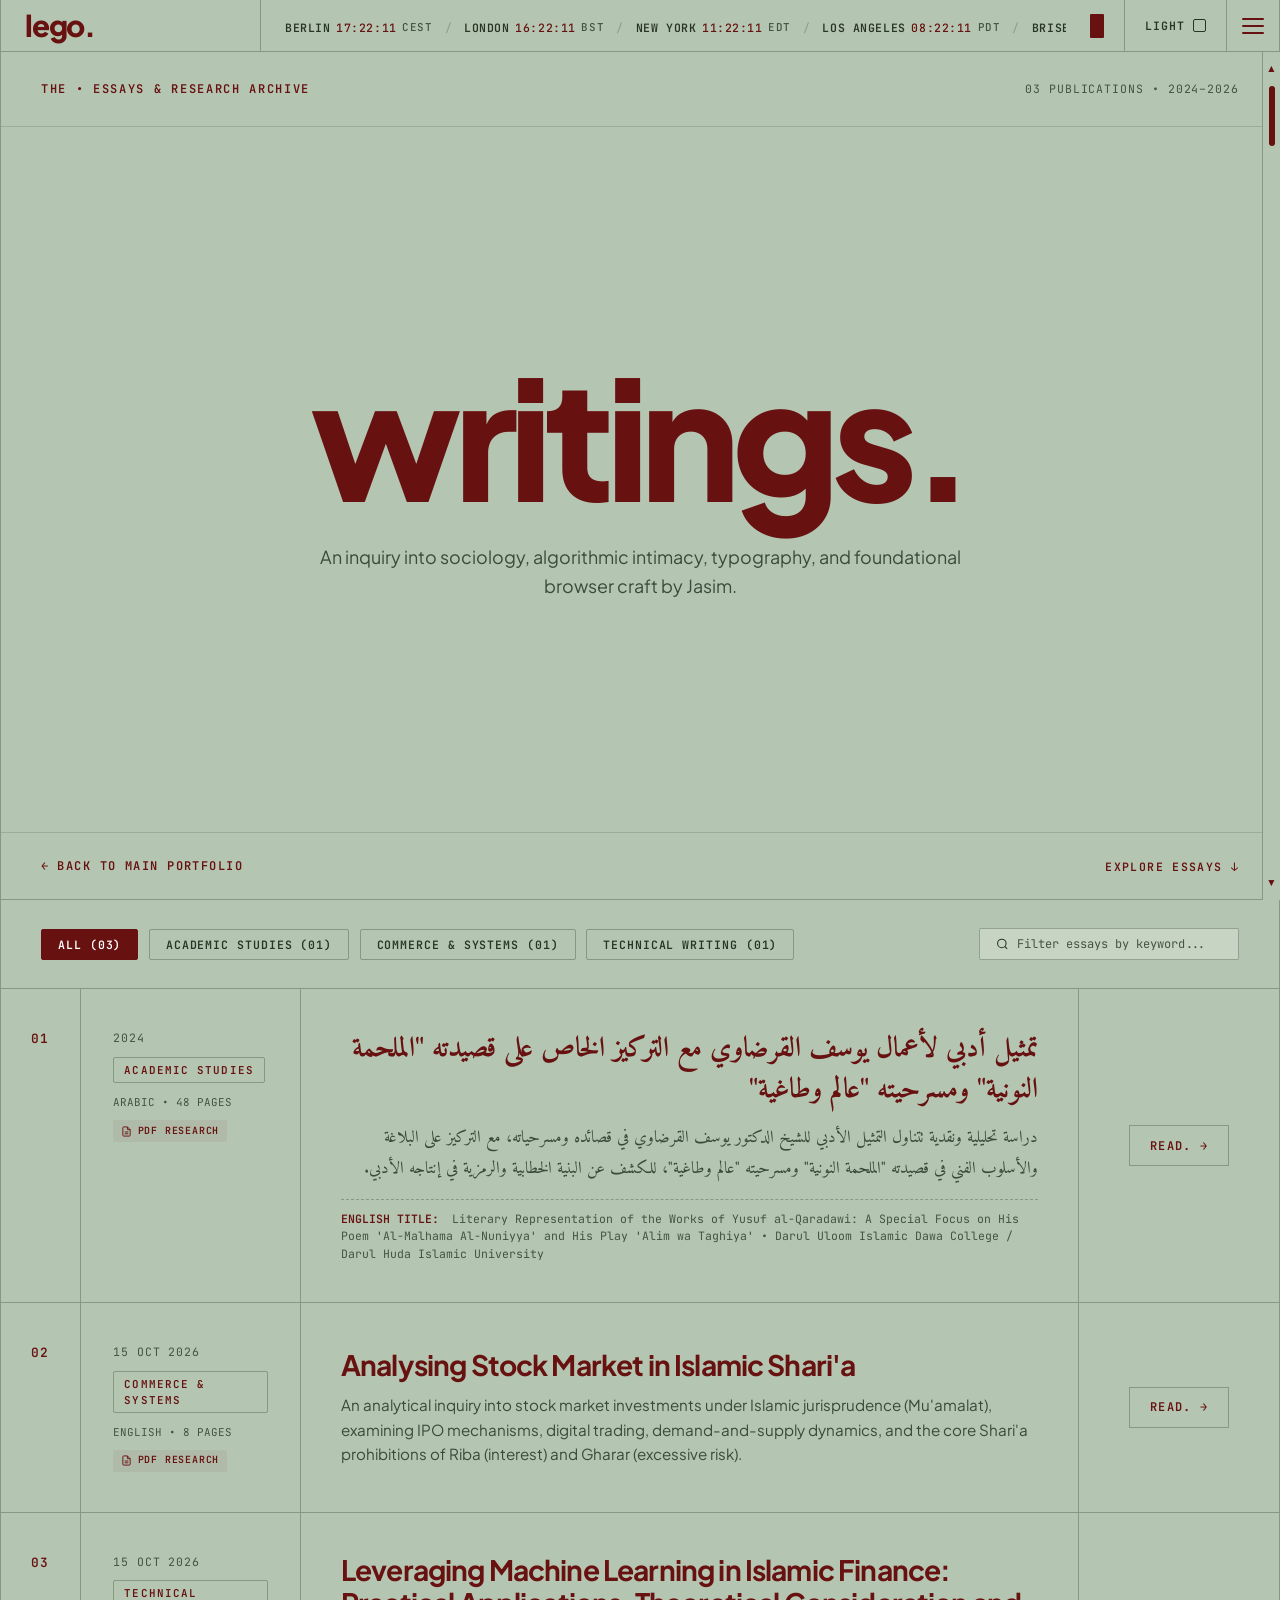
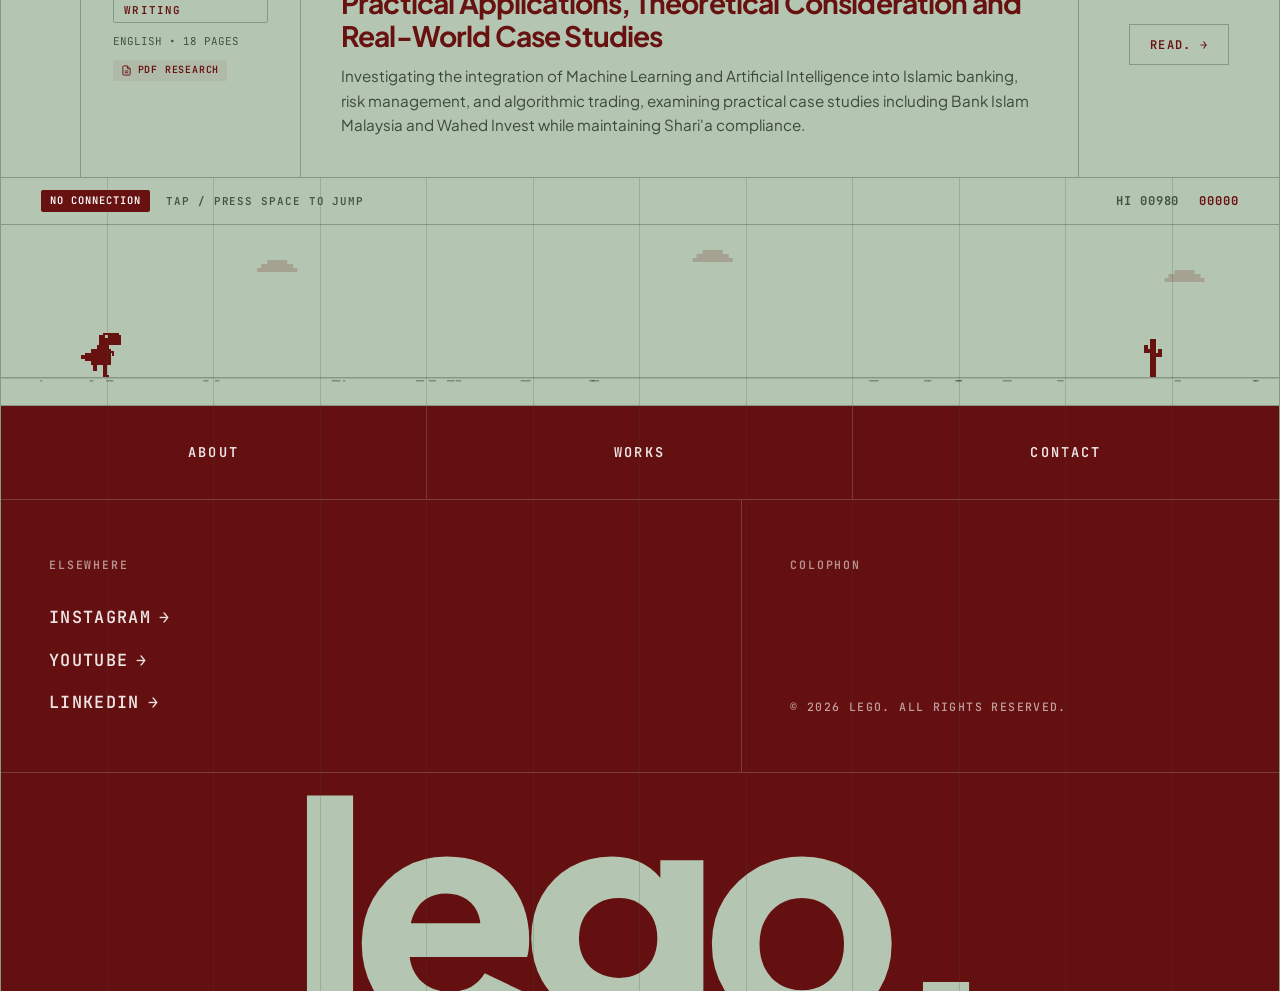
<file: writings.html>
<!DOCTYPE html>
<html lang="en">
<head>
  <meta charset="UTF-8">
  <meta name="viewport" content="width=device-width, initial-scale=1.0">
  <title>writings. — Jasim / lego.</title>
  <meta name="description" content="Essays, research publications, and technical writings on sociology, web architecture, and design systems by Jasim.">
  <link rel="preconnect" href="https://fonts.googleapis.com">
  <link rel="preconnect" href="https://fonts.gstatic.com" crossorigin>
  <link href="https://fonts.googleapis.com/css2?family=Amiri:ital,wght@0,400;0,700;1,400;1,700&family=Plus+Jakarta+Sans:ital,wght@0,300;0,400;0,500;0,600;0,700;0,800;1,400&family=Space+Grotesk:wght@500;700&family=JetBrains+Mono:wght@400;500;600&display=swap" rel="stylesheet">
  <link rel="stylesheet" href="style.css">
  <script>
    (function() {
      const savedTheme = localStorage.getItem('lego-theme');
      if (savedTheme === 'dark') {
        document.documentElement.classList.add('theme-dark');
        document.addEventListener('DOMContentLoaded', () => document.body.classList.add('theme-dark'));
      }
    })();
  </script>
</head>
<body class="theme-sage page-writings">

  <!-- Right Fixed Architectural Scroll Indicator (Image 1 & Image 2) -->
  <aside class="page-scroll-indicator" aria-label="Page Scroll Track">
    <button class="scroll-arrow-btn" id="scrollUpBtn" aria-label="Scroll to top">&#9650;</button>
    <div class="scroll-track-lane" id="scrollTrackLane">
      <div class="scroll-thumb-pill" id="scrollThumbIndicator"></div>
    </div>
    <button class="scroll-arrow-btn" id="scrollDownBtn" aria-label="Scroll to archive">&#9660;</button>
  </aside>

  <!-- Master Site Container with 12-Column Grid Lines -->
  <div class="site-container">
    
    <!-- 12-Column Architectural Background Grid Lines -->
    <div class="architectural-grid-overlay" aria-hidden="true">
      <span></span><span></span><span></span><span></span>
      <span></span><span></span><span></span><span></span>
      <span></span><span></span><span></span><span></span>
    </div>

    <!-- TOP NAVIGATION BAR -->
    <header class="site-header" id="header">
      <div class="header-logo-col">
        <a href="index.html" class="brand-logo back-to-home" data-transition="curtain" aria-label="lego. homepage">lego.</a>
      </div>

      <div class="header-ticker-col" aria-live="off">
        <div class="world-clocks-wrapper">
          <div class="world-clocks-ticker" id="clocksTicker">
            <span class="clock-item" data-tz="Europe/Berlin"><span class="clock-city">BERLIN</span> <span class="clock-time">02:02:47</span> <span class="clock-zone">CEST</span></span>
            <span class="ticker-slash">/</span>
            <span class="clock-item" data-tz="Europe/London"><span class="clock-city">LONDON</span> <span class="clock-time">01:02:47</span> <span class="clock-zone">BST</span></span>
            <span class="ticker-slash">/</span>
            <span class="clock-item" data-tz="America/New_York"><span class="clock-city">NEW YORK</span> <span class="clock-time">20:02:47</span> <span class="clock-zone">EDT</span></span>
            <span class="ticker-slash">/</span>
            <span class="clock-item" data-tz="America/Los_Angeles"><span class="clock-city">LOS ANGELES</span> <span class="clock-time">17:02:47</span> <span class="clock-zone">PDT</span></span>
            <span class="ticker-slash">/</span>
            <span class="clock-item" data-tz="Australia/Brisbane"><span class="clock-city">BRISBANE</span> <span class="clock-time">10:02:47</span> <span class="clock-zone">AEST</span></span>
          </div>
        </div>
        <div class="ticker-accent-pill" aria-hidden="true"></div>
      </div>

      <div class="header-actions-col">
        <button class="theme-toggle-btn" id="themeToggle" aria-label="Toggle visual theme">
          <span class="theme-label" id="themeLabel">LIGHT</span>
          <span class="theme-checkbox-box"></span>
        </button>
        <button class="menu-toggle-btn" id="menuToggle" aria-label="Open navigation menu" aria-expanded="false">
          <span class="menu-line"></span>
          <span class="menu-line"></span>
          <span class="menu-line"></span>
        </button>
      </div>
    </header>

    <main>
      <!-- HERO SECTION: EXACT REPRODUCTION OF IMAGE 2 -->
      <section class="writings-hero-section" aria-label="Writings Title Hero">
        
        <!-- Hero Top Bar -->
        <div class="writings-hero-topbar">
          <span class="writings-hero-eyebrow">THE &bull; ESSAYS & RESEARCH ARCHIVE</span>
          <span class="writings-hero-meta">03 PUBLICATIONS &bull; 2024–2026</span>
        </div>

        <!-- Hero Center: Huge Maroon Title (Exact Image 2) -->
        <div class="writings-hero-center">
          <h1 class="writings-hero-title">writings.</h1>
          <p class="writings-hero-subtitle">
            An inquiry into sociology, algorithmic intimacy, typography, and foundational browser craft by Jasim.
          </p>
        </div>

        <!-- Hero Bottom Navigation -->
        <div class="writings-hero-bottombar">
          <a href="index.html" class="writings-back-link back-to-home" data-transition="curtain">
            &larr; <span>BACK TO MAIN PORTFOLIO</span>
          </a>

          <button class="writings-scroll-prompt" id="writingsScrollPrompt" aria-label="Scroll to writings index">
            <span>EXPLORE ESSAYS</span>
            <span>&darr;</span>
          </button>
        </div>
      </section>

      <!-- ARCHIVE CONTROLS & ARTICLE FEED SECTION -->
      <section class="writings-archive-section" id="writingsArchive" aria-label="Articles Directory">
        
        <!-- Filter Tabs & Instant Search Bar -->
        <div class="archive-controls-bar">
          <div class="filter-tabs-group" role="tablist" aria-label="Filter articles by category">
            <button class="filter-pill-btn is-active" role="tab" aria-selected="true" data-filter="all">ALL (03)</button>
            <button class="filter-pill-btn" role="tab" aria-selected="false" data-filter="academic">ACADEMIC STUDIES (01)</button>
            <button class="filter-pill-btn" role="tab" aria-selected="false" data-filter="commerce">COMMERCE & SYSTEMS (01)</button>
            <button class="filter-pill-btn" role="tab" aria-selected="false" data-filter="technical">TECHNICAL WRITING (01)</button>
          </div>

          <div class="archive-search-box">
            <label for="writingsSearchInput" class="visually-hidden">Search writings</label>
            <svg width="14" height="14" viewBox="0 0 24 24" fill="none" stroke="currentColor" stroke-width="2" aria-hidden="true">
              <circle cx="11" cy="11" r="8"></circle>
              <line x1="21" y1="21" x2="16.65" y2="16.65"></line>
            </svg>
            <input type="text" id="writingsSearchInput" placeholder="Filter essays by keyword...">
          </div>
        </div>

        <!-- Articles Directory Table -->
        <div class="articles-table" id="articlesTable">
          
          <!-- Article 01: Yusuf al-Qaradawi Literary Study (Academic Research in Arabic) -->
          <article class="article-row-item" data-category="academic" data-article-id="qaradawi-literary-study" data-pdf="assets/writings/yusuf-al-qaradawi-literary-study.pdf" tabindex="0" role="button" aria-label="Read: تمثيل أدبي لأعمال يوسف القرضاوي">
            <div class="article-index-col">
              <span class="article-num">01</span>
            </div>
            <div class="article-meta-col">
              <span class="article-date">2024</span>
              <span class="article-tag">ACADEMIC STUDIES</span>
              <span class="article-read-time">ARABIC &bull; 48 PAGES</span>
              <span class="article-format-tag">
                <svg width="11" height="11" viewBox="0 0 24 24" fill="none" stroke="currentColor" stroke-width="2" aria-hidden="true"><path d="M14 2H6a2 2 0 0 0-2 2v16a2 2 0 0 0 2 2h12a2 2 0 0 0 2-2V8z"></path><polyline points="14 2 14 8 20 8"></polyline><line x1="16" y1="13" x2="8" y2="13"></line><line x1="16" y1="17" x2="8" y2="17"></line></svg>
                PDF RESEARCH
              </span>
            </div>
            <div class="article-content-col article-arabic-col" lang="ar" dir="rtl">
              <h2 class="article-title article-arabic-title">تمثيل أدبي لأعمال يوسف القرضاوي مع التركيز الخاص على قصيدته "الملحمة النونية" ومسرحيته "عالم وطاغية"</h2>
              <p class="article-excerpt article-arabic-excerpt">
                دراسة تحليلية ونقدية تتناول التمثيل الأدبي للشيخ الدكتور يوسف القرضاوي في قصائده ومسرحياته، مع التركيز على البلاغة والأسلوب الفني في قصيدته "الملحمة النونية" ومسرحيته "عالم وطاغية"، للكشف عن البنية الخطابية والرمزية في إنتاجه الأدبي.
              </p>
              <div class="article-translation-sub" lang="en" dir="ltr">
                <span class="translation-label">ENGLISH TITLE:</span>
                <span class="translation-text">Literary Representation of the Works of Yusuf al-Qaradawi: A Special Focus on His Poem 'Al-Malhama Al-Nuniyya' and His Play 'Alim wa Taghiya' &bull; Darul Uloom Islamic Dawa College / Darul Huda Islamic University</span>
              </div>
            </div>
            <div class="article-action-col">
              <span class="read-article-btn">
                <span>READ.</span>
                <span>&rarr;</span>
              </span>
            </div>
          </article>

          <!-- Article 02: Islamic Stock Market Analysis -->
          <article class="article-row-item" data-category="commerce" data-article-id="islamic-stock-market-analysis" data-pdf="assets/writings/islamic-stock-market-analysis.pdf" tabindex="0" role="button" aria-label="Read: Analysing Stock Market in Islamic Shari'a">
            <div class="article-index-col">
              <span class="article-num">02</span>
            </div>
            <div class="article-meta-col">
              <span class="article-date">15 OCT 2026</span>
              <span class="article-tag">COMMERCE & SYSTEMS</span>
              <span class="article-read-time">ENGLISH &bull; 8 PAGES</span>
              <span class="article-format-tag">
                <svg width="11" height="11" viewBox="0 0 24 24" fill="none" stroke="currentColor" stroke-width="2" aria-hidden="true"><path d="M14 2H6a2 2 0 0 0-2 2v16a2 2 0 0 0 2 2h12a2 2 0 0 0 2-2V8z"></path><polyline points="14 2 14 8 20 8"></polyline><line x1="16" y1="13" x2="8" y2="13"></line><line x1="16" y1="17" x2="8" y2="17"></line></svg>
                PDF RESEARCH
              </span>
            </div>
            <div class="article-content-col" lang="en">
              <h2 class="article-title">Analysing Stock Market in Islamic Shari'a</h2>
              <p class="article-excerpt">
                An analytical inquiry into stock market investments under Islamic jurisprudence (Mu'amalat), examining IPO mechanisms, digital trading, demand-and-supply dynamics, and the core Shari'a prohibitions of Riba (interest) and Gharar (excessive risk).
              </p>
            </div>
            <div class="article-action-col">
              <span class="read-article-btn">
                <span>READ.</span>
                <span>&rarr;</span>
              </span>
            </div>
          </article>

          <!-- Article 03: Machine Learning in Islamic Finance -->
          <article class="article-row-item" data-category="technical" data-article-id="machine-learning-islamic-finance" data-pdf="assets/writings/machine-learning-islamic-finance.pdf" tabindex="0" role="button" aria-label="Read: Leveraging Machine Learning in Islamic Finance">
            <div class="article-index-col">
              <span class="article-num">03</span>
            </div>
            <div class="article-meta-col">
              <span class="article-date">15 OCT 2026</span>
              <span class="article-tag">TECHNICAL WRITING</span>
              <span class="article-read-time">ENGLISH &bull; 18 PAGES</span>
              <span class="article-format-tag">
                <svg width="11" height="11" viewBox="0 0 24 24" fill="none" stroke="currentColor" stroke-width="2" aria-hidden="true"><path d="M14 2H6a2 2 0 0 0-2 2v16a2 2 0 0 0 2 2h12a2 2 0 0 0 2-2V8z"></path><polyline points="14 2 14 8 20 8"></polyline><line x1="16" y1="13" x2="8" y2="13"></line><line x1="16" y1="17" x2="8" y2="17"></line></svg>
                PDF RESEARCH
              </span>
            </div>
            <div class="article-content-col" lang="en">
              <h2 class="article-title article-title-multiline">
                <span class="title-line">Leveraging Machine Learning in Islamic Finance:</span>
                <span class="title-line">Practical Applications, Theoretical Consideration and</span>
                <span class="title-line">Real-World Case Studies</span>
              </h2>
              <p class="article-excerpt">
                Investigating the integration of Machine Learning and Artificial Intelligence into Islamic banking, risk management, and algorithmic trading, examining practical case studies including Bank Islam Malaysia and Wahed Invest while maintaining Shari'a compliance.
              </p>
            </div>
            <div class="article-action-col">
              <span class="read-article-btn">
                <span>READ.</span>
                <span>&rarr;</span>
              </span>
            </div>
          </article>

        </div>
      </section>

      <!-- SECTION 5: DYNAMIC CHROME DINO RUNNER BANNER -->
      <section class="dino-section" id="dino-runner" aria-label="Offline Chrome Dinosaur Runner">
        <div class="dino-header-bar">
          <div class="dino-status-wrap">
            <span class="dino-offline-badge">NO CONNECTION</span>
            <span class="dino-hint">TAP / PRESS SPACE TO JUMP</span>
          </div>
          <div class="dino-score-wrap">
            <span class="dino-hi-score">HI <span id="dinoHiScore">00980</span></span>
            <span class="dino-curr-score" id="dinoScore">00000</span>
          </div>
        </div>

        <div class="dino-canvas-wrap">
          <canvas id="dinoCanvas" width="1680" height="180"></canvas>
        </div>
      </section>
    </main>

    <!-- FOOTER SECTION -->
    <footer class="site-footer" id="footer" aria-label="Footer">
      <nav class="footer-top-nav-row" aria-label="Footer Navigation">
        <a href="index.html#hero" class="footer-nav-link back-to-home" data-transition="curtain">ABOUT</a>
        <a href="index.html#works" class="footer-nav-link back-to-home" data-transition="curtain">WORKS</a>
        <a href="index.html#chat" class="footer-nav-link back-to-home" data-transition="curtain">CONTACT</a>
      </nav>

      <div class="footer-middle-row">
        <div class="footer-elsewhere-col">
          <span class="footer-eyebrow">ELSEWHERE</span>
          <ul class="footer-social-list">
            <li><a href="https://instagram.com" target="_blank" rel="noopener noreferrer">INSTAGRAM <span class="footer-arrow">&rarr;</span></a></li>
            <li><a href="https://youtube.com" target="_blank" rel="noopener noreferrer">YOUTUBE <span class="footer-arrow">&rarr;</span></a></li>
            <li><a href="https://linkedin.com" target="_blank" rel="noopener noreferrer">LINKEDIN <span class="footer-arrow">&rarr;</span></a></li>
          </ul>
        </div>

        <div class="footer-colophon-col">
          <span class="footer-eyebrow">COLOPHON</span>
          <p class="footer-copyright-text">&copy; 2026 LEGO. ALL RIGHTS RESERVED.</p>
        </div>
      </div>

      <div class="footer-bottom-brand-row">
        <h2 class="footer-massive-logo">lego.</h2>
      </div>
    </footer>

    <!-- SLIDE OUT MENU MODAL -->
    <div class="navigation-drawer" id="navDrawer" aria-hidden="true">
      <div class="drawer-backdrop" id="drawerBackdrop"></div>
      <div class="drawer-panel">
        <div class="drawer-header">
          <span class="drawer-brand">lego.</span>
          <button class="drawer-close-btn" id="drawerClose" aria-label="Close menu">&times;</button>
        </div>
        <nav class="drawer-nav">
          <ul class="drawer-links">
            <li><a href="index.html#hero" class="drawer-nav-item back-to-home" data-transition="curtain"><span>01</span> The Entrepreneur</a></li>
            <li><a href="index.html#works" class="drawer-nav-item back-to-home" data-transition="curtain"><span>02</span> Selected Projects</a></li>
            <li><a href="web-development.html" class="drawer-nav-item" data-transition="curtain"><span>03</span> Web Development Works</a></li>
            <li><a href="index.html#services" class="drawer-nav-item back-to-home" data-transition="curtain"><span>04</span> The Works</a></li>
            <li><a href="writings.html" class="drawer-nav-item" data-transition="curtain"><span>05</span> Writings Archive</a></li>
            <li><a href="index.html#chat" class="drawer-nav-item back-to-home" data-transition="curtain"><span>06</span> Let's Chat</a></li>
          </ul>
        </nav>
        <div class="drawer-footer">
          <p>Kerala, India &bull; &copy; 2026 Jasim</p>
        </div>
      </div>
    </div>

    <!-- FULL ESSAY READING MODAL -->
    <div class="reader-modal" id="readerModal" aria-hidden="true" role="dialog" aria-modal="true">
      <div class="reader-backdrop" id="readerBackdrop"></div>
      <div class="reader-drawer">
        <div class="reader-header">
          <span class="reader-category-pill" id="readerCategoryPill">SOCIOLOGY & WEB</span>
          <button class="reader-close-btn" id="readerClose" aria-label="Close essay viewer">&times; CLOSE [ESC]</button>
        </div>
        <div class="reader-body-scroll">
          <h1 class="reader-article-title" id="readerArticleTitle">Article Title</h1>
          <div class="reader-meta-row">
            <span id="readerArticleDate">14 OCT 2026</span>
            <span>&bull;</span>
            <span id="readerArticleReadTime">8 MIN READ</span>
            <span>&bull;</span>
            <span>BY JASIM</span>
          </div>
          <div class="reader-prose" id="readerProseBody">
            <!-- Full content inserted via writings.js -->
          </div>
        </div>
      </div>
    </div>

  </div>

  <script src="transition.js"></script>
  <script src="app.js"></script>
  <script src="writings.js"></script>
</body>
</html>
</file>
<file: style.css>
/* ==========================================================================
   BELLO. PORTFOLIO - EDITORIAL STYLESHEET
   Accurate 1:1 reproduction of the High-End Editorial Portfolio Design
   ========================================================================== */

:root {
  /* Color Tokens - Exact palette extracted from design */
  --bg-sage: #b4c6b1;
  --bg-sage-darker: #a7baa4;
  --bg-surface: #b4c6b1;
  --color-maroon: #681111;
  --color-maroon-dark: #580d0d;
  --color-maroon-box: #651010;
  --color-maroon-light: #832626;
  --color-text-main: #273426;
  --color-text-muted: #435441;
  --color-brown: #83675f;
  --color-ghost: rgba(65, 86, 62, 0.3);
  --color-white: #ffffff;
  --grid-line: rgba(50, 70, 48, 0.35);
  --grid-line-subtle: rgba(50, 70, 48, 0.2);

  /* Typography */
  --font-display: 'Plus Jakarta Sans', -apple-system, BlinkMacSystemFont, sans-serif;
  --font-body: 'Plus Jakarta Sans', -apple-system, BlinkMacSystemFont, sans-serif;
  --font-mono: 'JetBrains Mono', monospace;

  /* Transitions */
  --transition-smooth: all 0.3s cubic-bezier(0.16, 1, 0.3, 1);
}

/* Light / Dark Alternative Theme Support via toggle */
body.theme-dark {
  --bg-sage: #182017;
  --bg-sage-darker: #131a12;
  --bg-surface: #182017;
  --color-maroon: #b63a3a;
  --color-maroon-dark: #972727;
  --color-maroon-box: #4a0c0c;
  --color-maroon-light: #c25252;
  --color-text-main: #dbe5da;
  --color-text-muted: #95a894;
  --color-brown: #d89f92;
  --color-ghost: rgba(219, 229, 218, 0.22);
  --grid-line: rgba(180, 205, 177, 0.25);
  --grid-line-subtle: rgba(180, 205, 177, 0.12);
}

/* Base Reset & Layout */
*, *::before, *::after {
  box-sizing: border-box;
  margin: 0;
  padding: 0;
}

.visually-hidden {
  position: absolute;
  width: 1px;
  height: 1px;
  padding: 0;
  margin: -1px;
  overflow: hidden;
  clip: rect(0, 0, 0, 0);
  white-space: nowrap;
  border: 0;
}

html {
  font-size: 16px;
  scroll-behavior: smooth;
  background-color: var(--bg-sage);
}

body {
  font-family: var(--font-body);
  background-color: var(--bg-sage);
  color: var(--color-text-main);
  line-height: 1.5;
  -webkit-font-smoothing: antialiased;
  -moz-osx-font-smoothing: grayscale;
  overflow-x: hidden;
  transition: background-color 0.4s ease, color 0.4s ease;
}

/* Master Architectural Container */
.site-container {
  width: 100%;
  max-width: 1680px;
  margin: 0 auto;
  border-left: 1px solid var(--grid-line);
  border-right: 1px solid var(--grid-line);
  background-color: var(--bg-sage);
  position: relative;
  min-height: 100vh;
}

/* ==========================================================================
   NAVIGATION BAR
   ========================================================================== */
.site-header {
  display: grid;
  grid-template-columns: 260px 1fr auto;
  align-items: stretch;
  border-bottom: 1px solid var(--grid-line);
  height: 52px;
  background-color: var(--bg-sage);
  position: sticky;
  top: 0;
  z-index: 100;
  transition: background-color 0.4s ease;
}

.header-logo-col {
  display: flex;
  align-items: center;
  padding: 0 1.5rem;
  border-right: 1px solid var(--grid-line);
}

.brand-logo {
  font-family: var(--font-display);
  font-size: 1.85rem;
  font-weight: 800;
  letter-spacing: -0.04em;
  color: var(--color-maroon);
  text-decoration: none;
  line-height: 1;
  transition: opacity 0.2s ease;
}

.brand-logo:hover {
  opacity: 0.85;
}

/* Live World Clocks */
.header-ticker-col {
  display: flex;
  align-items: center;
  justify-content: space-between;
  padding: 0 1.25rem 0 1.5rem;
  overflow: hidden;
  border-right: 1px solid var(--grid-line);
}

.world-clocks-wrapper {
  overflow: hidden;
  white-space: nowrap;
  flex: 1;
}

.world-clocks-ticker {
  display: inline-flex;
  align-items: center;
  gap: 0.75rem;
  font-family: var(--font-mono);
  font-size: 0.72rem;
  font-weight: 500;
  letter-spacing: 0.05em;
  color: var(--color-text-main);
  text-transform: uppercase;
}

.clock-item {
  display: inline-flex;
  align-items: center;
  gap: 0.35rem;
}

.clock-city {
  font-weight: 600;
  color: var(--color-text-main);
}

.clock-time {
  font-weight: 500;
  color: var(--color-maroon);
}

.clock-zone {
  color: var(--color-text-muted);
  font-size: 0.68rem;
}

.ticker-slash {
  color: var(--grid-line);
  font-weight: 300;
}

.ticker-accent-pill {
  width: 14px;
  height: 24px;
  background-color: var(--color-maroon);
  margin-left: 1.5rem;
  flex-shrink: 0;
  border-radius: 1px;
}

/* Header Controls */
.header-actions-col {
  display: flex;
  align-items: stretch;
}

.theme-toggle-btn {
  display: inline-flex;
  align-items: center;
  gap: 0.5rem;
  padding: 0 1.25rem;
  background: transparent;
  border: none;
  border-right: 1px solid var(--grid-line);
  color: var(--color-text-main);
  font-family: var(--font-mono);
  font-size: 0.72rem;
  font-weight: 600;
  letter-spacing: 0.08em;
  cursor: pointer;
  transition: background-color 0.2s ease;
}

.theme-toggle-btn:hover {
  background-color: rgba(0, 0, 0, 0.04);
}

.theme-checkbox-box {
  width: 13px;
  height: 13px;
  border: 1.5px solid currentColor;
  border-radius: 2px;
  display: inline-block;
  position: relative;
}

body.theme-dark .theme-checkbox-box::after {
  content: '';
  position: absolute;
  top: 2px;
  left: 2px;
  right: 2px;
  bottom: 2px;
  background-color: var(--color-maroon);
}

.menu-toggle-btn {
  width: 52px;
  display: flex;
  flex-direction: column;
  justify-content: center;
  align-items: center;
  gap: 5px;
  background: transparent;
  border: none;
  cursor: pointer;
  padding: 0;
  transition: background-color 0.2s ease;
}

.menu-toggle-btn:hover {
  background-color: rgba(0, 0, 0, 0.04);
}

.menu-line {
  width: 22px;
  height: 2px;
  background-color: var(--color-maroon);
  border-radius: 1px;
  transition: transform 0.3s ease, opacity 0.3s ease;
}

/* ==========================================================================
   SECTION 1: LANDING HERO & ABOUT
   ========================================================================== */
.landing-section {
  display: flex;
  flex-direction: column;
  border-bottom: 1px solid var(--grid-line);
}

/* Top Row: "THE developer." + Bench Image */
.hero-top-row {
  display: grid;
  grid-template-columns: 66% 34%;
  align-items: stretch;
  min-height: 480px;
  border-bottom: 1px solid var(--grid-line);
}

.hero-title-cell {
  padding: 3.5rem 3rem 2.5rem 3rem;
  display: flex;
  flex-direction: column;
  justify-content: flex-end;
  position: relative;
  border-right: 1px solid var(--grid-line);
}

.section-eyebrow {
  font-family: var(--font-mono);
  font-size: clamp(1rem, 1.25vw, 1.35rem);
  font-weight: 700;
  letter-spacing: 0.18em;
  color: var(--color-maroon);
  text-transform: uppercase;
  margin-bottom: 1.2rem;
  display: inline-block;
}

.hero-main-title {
  font-family: var(--font-display);
  font-size: clamp(4.2rem, 8.8vw, 10.4rem);
  font-weight: 800;
  color: var(--color-maroon);
  letter-spacing: -0.06em;
  line-height: 0.86;
  margin-bottom: -0.08em;
  transform: translateX(-0.02em);
  user-select: none;
}

.hero-image-cell {
  position: relative;
  overflow: hidden;
  background-color: var(--bg-sage-darker);
}

.image-frame {
  width: 100%;
  height: 100%;
  position: relative;
}

.hero-bench-img {
  width: 100%;
  height: 100%;
  object-fit: cover;
  object-position: center 30%;
  display: block;
  transition: transform 0.6s cubic-bezier(0.16, 1, 0.3, 1);
}

.hero-image-cell:hover .hero-bench-img {
  transform: scale(1.025);
}

/* Bottom Row: "This is me." + Bio Blurb */
.hero-bottom-row {
  display: grid;
  grid-template-columns: 41.5% 58.5%;
  align-items: stretch;
}

.about-left-col {
  display: flex;
  flex-direction: column;
  justify-content: space-between;
  border-right: 1px solid var(--grid-line);
  background-color: var(--bg-sage);
  position: relative;
  overflow: hidden;
}

.about-header-text {
  padding: 2.25rem 2.5rem 0.25rem 2.5rem;
  z-index: 2;
  position: relative;
}

.sub-greeting {
  font-family: var(--font-mono);
  font-size: 0.8rem;
  font-weight: 700;
  letter-spacing: 0.14em;
  color: var(--color-maroon);
  text-transform: uppercase;
  display: block;
  margin-bottom: 0.65rem;
}

.sub-title {
  font-family: var(--font-display);
  font-size: clamp(2.4rem, 4.2vw, 4.2rem);
  font-weight: 800;
  letter-spacing: -0.04em;
  line-height: 1;
  color: var(--color-maroon);
}

.about-portrait-wrapper {
  flex: 1;
  width: 100%;
  display: flex;
  align-items: flex-end;
  justify-content: flex-start;
  position: relative;
  overflow: hidden;
  min-height: 440px;
  padding-left: 2.5rem;
}

.about-camera-img {
  width: auto;
  max-width: 100%;
  height: 100%;
  max-height: 520px;
  object-fit: contain;
  object-position: left bottom;
  display: block;
  user-select: none;
  pointer-events: none;
  transform-origin: left bottom;
  transform: translateY(70px) scale(1.14);
  transition: transform 0.4s ease;
}

body.theme-dark .about-camera-img {
  filter: invert(0.92) contrast(1.15);
}

.about-left-col:hover .about-camera-img {
  transform: translateY(70px) scale(1.16);
}

/* About Right Column */
.about-right-col {
  padding: 2.5rem 3rem 3rem 3rem;
  display: flex;
  flex-direction: column;
  justify-content: flex-start;
}

.about-right-content {
  max-width: 720px;
}

.editorial-headline {
  font-family: var(--font-display);
  font-size: clamp(2rem, 3.4vw, 3.5rem);
  font-weight: 800;
  letter-spacing: -0.04em;
  line-height: 1.14;
  margin-bottom: 3.5rem;
  display: flex;
  flex-direction: column;
}

.headline-line-1 {
  display: block;
  white-space: nowrap;
}

.headline-line-2 {
  display: block;
}

.highlight-crimson {
  color: var(--color-maroon);
}

.highlight-brown {
  color: var(--color-brown);
}

.highlight-ghost {
  color: var(--color-ghost);
  display: block;
  transition: color 0.4s ease;
}

.editorial-bio-body {
  display: flex;
  flex-direction: column;
  gap: 1.5rem;
  margin-bottom: 3rem;
}

.editorial-bio-body p {
  font-size: 1.05rem;
  line-height: 1.68;
  color: var(--color-text-main);
  font-weight: 450;
  letter-spacing: -0.01em;
}

.editorial-meta-footer {
  padding-top: 1.5rem;
  border-top: 1px solid var(--grid-line-subtle);
}

.meta-status {
  display: inline-flex;
  align-items: center;
  gap: 0.65rem;
  font-family: var(--font-mono);
  font-size: 0.72rem;
  font-weight: 600;
  letter-spacing: 0.12em;
  color: var(--color-maroon);
}

.status-indicator-dot {
  width: 8px;
  height: 8px;
  background-color: var(--color-maroon);
  border-radius: 50%;
  display: inline-block;
  animation: pulseDot 2s infinite ease-in-out;
}

@keyframes pulseDot {
  0%, 100% { transform: scale(1); opacity: 1; }
  50% { transform: scale(1.3); opacity: 0.6; }
}

/* ==========================================================================
   SECTION 2: SELECTED WORKS
   ========================================================================== */
.works-section {
  display: flex;
  flex-direction: column;
  background-color: var(--bg-sage);
  position: relative;
  scroll-margin-top: 52px;
}

/* Works Header Bar */
.works-header-bar {
  display: flex;
  align-items: flex-end;
  justify-content: space-between;
  padding: 2rem 2.5rem 1.5rem 2.5rem;
  border-bottom: 1px solid var(--grid-line);
}

.works-header-title-box {
  display: flex;
  flex-direction: column;
}

.works-main-title {
  font-family: var(--font-display);
  font-size: clamp(3.8rem, 8.5vw, 9.5rem);
  font-weight: 800;
  color: var(--color-maroon);
  letter-spacing: -0.06em;
  line-height: 0.88;
  margin-bottom: -0.08em;
}

.works-header-indicator {
  font-size: 0.85rem;
  color: var(--color-maroon);
  padding-bottom: 0.5rem;
}

.scroll-arrow {
  cursor: pointer;
  display: inline-block;
  transition: transform 0.2s ease;
}

.scroll-arrow:hover {
  transform: translateY(-3px);
}

/* ==========================================================================
   INTERACTIVE PROJECTS SHOWCASE STAGE
   (4 Mobile Mode Previews on One Side in 2x2 Grid + Dominant Desktop Showcase)
   ========================================================================== */
.projects-showcase-stage {
  display: grid;
  grid-template-columns: 360px 1fr;
  align-items: stretch;
  min-height: 640px;
  border-bottom: 1px solid var(--grid-line);
  background-color: var(--bg-sage);
  position: relative;
}

/* 2x2 Grid of Mobile Mode Previews */
.mobile-devices-grid {
  display: grid;
  grid-template-columns: 1fr 1fr;
  grid-template-rows: 1fr 1fr;
  border-right: 1px solid var(--grid-line);
  background-color: var(--bg-sage);
  height: 100%;
}

/* Mobile Project Column / Interactive Card */
.project-mobile-column {
  appearance: none;
  -webkit-appearance: none;
  background: transparent;
  border: none;
  cursor: pointer;
  display: flex;
  flex-direction: column;
  align-items: center;
  justify-content: center;
  padding: 1.5rem 1rem;
  position: relative;
  text-align: center;
  color: var(--color-text-main);
  transition: all 0.25s cubic-bezier(0.16, 1, 0.3, 1);
  outline: none;
  user-select: none;
  width: 100%;
  height: 100%;
}

/* 2x2 Grid borders conforming to Yeti architectural style */
.mobile-devices-grid .project-mobile-column:nth-child(1) {
  border-right: 1px solid var(--grid-line);
  border-bottom: 1px solid var(--grid-line);
}

.mobile-devices-grid .project-mobile-column:nth-child(2) {
  border-bottom: 1px solid var(--grid-line);
}

.mobile-devices-grid .project-mobile-column:nth-child(3) {
  border-right: 1px solid var(--grid-line);
}

.mobile-devices-grid .project-mobile-column:nth-child(4) {
  border-right: none;
}

/* Top Active Accent Border Indicator */
.project-mobile-column::before {
  content: '';
  position: absolute;
  top: 0;
  left: 0;
  right: 0;
  height: 3px;
  background-color: var(--color-maroon);
  opacity: 0;
  transition: opacity 0.25s ease;
  z-index: 10;
}

.project-mobile-column.is-active::before {
  opacity: 1;
}

.project-mobile-column:hover {
  background-color: rgba(104, 17, 17, 0.04);
}

.project-mobile-column.is-active {
  background-color: rgba(104, 17, 17, 0.08);
}

body.theme-dark .project-mobile-column:hover {
  background-color: rgba(182, 58, 58, 0.06);
}

body.theme-dark .project-mobile-column.is-active {
  background-color: rgba(182, 58, 58, 0.12);
}

.project-mobile-column:focus-visible {
  outline: 2px solid var(--color-maroon);
  outline-offset: -2px;
}

/* Column Top Meta */
.column-top-meta {
  display: flex;
  flex-direction: column;
  align-items: center;
  gap: 0.2rem;
  margin-bottom: 0.75rem;
  width: 100%;
}

.column-num {
  font-family: var(--font-mono);
  font-size: 0.75rem;
  font-weight: 700;
  color: var(--color-maroon);
  letter-spacing: 0.05em;
}

.column-project-name {
  font-family: var(--font-display);
  font-size: 0.78rem;
  font-weight: 700;
  letter-spacing: -0.01em;
  color: var(--color-text-main);
  white-space: nowrap;
  overflow: hidden;
  text-overflow: ellipsis;
  max-width: 100%;
}

/* Realistic Mobile Phone Mockup */
.mobile-phone-device {
  width: 100%;
  max-width: 122px;
  aspect-ratio: 9 / 18.5;
  border: 2.5px solid var(--color-text-main);
  border-radius: 18px;
  background-color: #000000;
  position: relative;
  overflow: hidden;
  box-shadow: 0 6px 18px rgba(0, 0, 0, 0.12);
  transition: transform 0.3s cubic-bezier(0.16, 1, 0.3, 1), box-shadow 0.3s ease, border-color 0.3s ease;
  display: flex;
  flex-direction: column;
}

.project-mobile-column:hover .mobile-phone-device {
  transform: translateY(-3px) scale(1.02);
  box-shadow: 0 10px 24px rgba(0, 0, 0, 0.2);
}

.project-mobile-column.is-active .mobile-phone-device {
  border-color: var(--color-maroon);
  box-shadow: 0 0 0 2px var(--color-maroon), 0 12px 28px rgba(104, 17, 17, 0.25);
  transform: translateY(-2px);
}

.device-speaker-notch {
  position: absolute;
  top: 4px;
  left: 50%;
  transform: translateX(-50%);
  width: 26px;
  height: 3.5px;
  background-color: #1a1a1a;
  border-radius: 3px;
  z-index: 5;
  pointer-events: none;
}

.device-home-indicator {
  position: absolute;
  bottom: 3px;
  left: 50%;
  transform: translateX(-50%);
  width: 30px;
  height: 2.5px;
  background-color: rgba(255, 255, 255, 0.65);
  border-radius: 2px;
  z-index: 5;
  pointer-events: none;
}

.device-screen-wrap {
  width: 100%;
  height: 100%;
  overflow: hidden;
  position: relative;
  background-color: #ffffff;
}

.device-screen-img {
  width: 100%;
  height: 100%;
  object-fit: cover;
  object-position: top center;
  display: block;
  filter: brightness(0.92);
  transition: filter 0.3s ease;
}

.project-mobile-column:hover .device-screen-img,
.project-mobile-column.is-active .device-screen-img {
  filter: brightness(1);
}

/* Column Bottom Meta */
.column-bottom-meta {
  display: flex;
  flex-direction: column;
  align-items: center;
  gap: 0.35rem;
  margin-top: 0.75rem;
  width: 100%;
}

.column-viewport-badge {
  font-family: var(--font-mono);
  font-size: 0.58rem;
  font-weight: 600;
  letter-spacing: 0.08em;
  color: var(--color-text-muted);
  text-transform: uppercase;
}

.column-selection-indicator {
  font-family: var(--font-mono);
  font-size: 0.58rem;
  font-weight: 600;
  letter-spacing: 0.05em;
  color: var(--color-text-muted);
  padding: 0.15rem 0.45rem;
  border: 1px solid var(--grid-line-subtle);
  border-radius: 2px;
  transition: all 0.2s ease;
  white-space: nowrap;
}

.project-mobile-column.is-active .column-selection-indicator {
  color: var(--color-white);
  background-color: var(--color-maroon);
  border-color: var(--color-maroon);
}

/* ==========================================================================
   CENTRAL DOMINANT DESKTOP PREVIEW AREA
   ========================================================================== */
.central-desktop-showcase {
  display: flex;
  flex-direction: column;
  justify-content: space-between;
  background-color: var(--bg-sage);
  position: relative;
  min-height: 600px;
}

/* Showcase Header Bar */
.showcase-header-bar {
  display: flex;
  justify-content: space-between;
  align-items: flex-start;
  padding: 1.5rem 2rem 1.25rem 2rem;
  border-bottom: 1px solid var(--grid-line);
  gap: 1.5rem;
  flex-wrap: wrap;
  background: rgba(104, 17, 17, 0.02);
}

.showcase-info-col {
  display: flex;
  flex-direction: column;
  gap: 0.35rem;
  max-width: 580px;
}

.showcase-index-tag {
  display: flex;
  align-items: center;
  gap: 0.65rem;
}

.active-index-pill {
  font-family: var(--font-mono);
  font-size: 0.72rem;
  font-weight: 700;
  color: var(--color-white);
  background-color: var(--color-maroon);
  padding: 0.15rem 0.5rem;
  border-radius: 2px;
}

.active-category-pill {
  font-family: var(--font-mono);
  font-size: 0.68rem;
  font-weight: 600;
  letter-spacing: 0.12em;
  color: var(--color-maroon);
  text-transform: uppercase;
}

.showcase-title {
  font-family: var(--font-display);
  font-size: clamp(1.8rem, 2.5vw, 2.8rem);
  font-weight: 800;
  color: var(--color-maroon);
  letter-spacing: -0.04em;
  line-height: 1.05;
}

.showcase-description {
  font-size: 0.92rem;
  line-height: 1.55;
  color: var(--color-text-main);
  opacity: 0.9;
  margin-top: 0.15rem;
}

.showcase-links-col {
  display: flex;
  align-items: center;
  gap: 0.75rem;
  flex-wrap: wrap;
  align-self: center;
}

.showcase-action-btn {
  font-family: var(--font-mono);
  font-size: 0.72rem;
  font-weight: 600;
  letter-spacing: 0.08em;
  padding: 0.65rem 1.15rem;
  text-decoration: none;
  display: inline-flex;
  align-items: center;
  gap: 0.45rem;
  transition: all 0.25s ease;
  border-radius: 2px;
}

.btn-visit {
  color: var(--color-white);
  background-color: var(--color-maroon);
  border: 1px solid var(--color-maroon);
}

.btn-visit:hover {
  background-color: transparent;
  color: var(--color-maroon);
  transform: translateY(-1px);
}

.btn-github {
  color: var(--color-text-main);
  background-color: transparent;
  border: 1px solid var(--grid-line);
}

.btn-github:hover {
  background-color: var(--color-maroon);
  color: var(--color-white);
  border-color: var(--color-maroon);
  transform: translateY(-1px);
}

.btn-github svg {
  flex-shrink: 0;
}

.btn-arrow {
  font-family: var(--font-mono);
  font-size: 0.9rem;
  display: inline-block;
  transition: transform 0.2s ease;
}

.showcase-action-btn:hover .btn-arrow {
  transform: translate(2px, -2px);
}

/* Realistic Desktop Browser Preview Frame */
.desktop-browser-frame {
  margin: 1.5rem 2rem;
  border-radius: 8px;
  overflow: hidden;
  border: 1px solid var(--grid-line);
  box-shadow: 0 16px 45px -10px rgba(0, 0, 0, 0.12), 0 0 0 1px rgba(0, 0, 0, 0.04);
  background-color: #ffffff;
  display: flex;
  flex-direction: column;
  transition: box-shadow 0.3s ease, transform 0.3s ease;
}

body.theme-dark .desktop-browser-frame {
  border-color: var(--grid-line);
  box-shadow: 0 20px 50px -10px rgba(0, 0, 0, 0.5), 0 0 0 1px rgba(255, 255, 255, 0.05);
  background-color: #1a221a;
}

.desktop-browser-frame.is-switching {
  box-shadow: 0 8px 25px rgba(0, 0, 0, 0.08);
}

/* Browser Chrome Header */
.browser-chrome-bar {
  background-color: #f1ede4;
  padding: 0.6rem 1rem;
  border-bottom: 1px solid var(--grid-line);
  display: flex;
  align-items: center;
  justify-content: space-between;
  gap: 0.75rem;
}

body.theme-dark .browser-chrome-bar {
  background-color: #1e271c;
  border-bottom-color: var(--grid-line);
}

.browser-traffic-lights {
  display: flex;
  align-items: center;
  gap: 6px;
}

.traffic-dot {
  width: 9px;
  height: 9px;
  border-radius: 50%;
  display: inline-block;
}

.dot-red { background-color: #ff5f56; }
.dot-yellow { background-color: #ffbd2e; }
.dot-green { background-color: #27c93f; }

.browser-address-bar {
  flex: 1;
  max-width: 440px;
  background-color: rgba(255, 255, 255, 0.85);
  border: 1px solid rgba(0, 0, 0, 0.1);
  border-radius: 4px;
  padding: 0.25rem 0.65rem;
  display: flex;
  align-items: center;
  gap: 0.4rem;
  font-family: var(--font-mono);
  font-size: 0.68rem;
  color: #555555;
  white-space: nowrap;
  overflow: hidden;
  text-overflow: ellipsis;
  margin: 0 auto;
}

body.theme-dark .browser-address-bar {
  background-color: rgba(0, 0, 0, 0.45);
  border-color: rgba(255, 255, 255, 0.12);
  color: #cccccc;
}

.lock-icon {
  flex-shrink: 0;
  opacity: 0.65;
}

.browser-url-text {
  overflow: hidden;
  text-overflow: ellipsis;
  white-space: nowrap;
}

.browser-viewport-tag {
  font-family: var(--font-mono);
  font-size: 0.6rem;
  color: var(--color-text-muted);
  letter-spacing: 0.05em;
  white-space: nowrap;
}

/* Interactive Desktop Viewport Screen */
.browser-viewport-screen {
  position: relative;
  display: block;
  width: 100%;
  aspect-ratio: 1024 / 486;
  overflow: hidden;
  background-color: #ffffff;
  text-decoration: none;
}

body.theme-dark .browser-viewport-screen {
  background-color: #121812;
}

.desktop-preview-img {
  width: 100%;
  height: 100%;
  object-fit: contain;
  object-position: top center;
  display: block;
  transition: opacity 0.3s ease, transform 0.3s ease;
}

.browser-viewport-screen:hover .desktop-preview-img {
  transform: scale(1.008);
}

.viewport-hover-overlay {
  position: absolute;
  inset: 0;
  background-color: rgba(18, 25, 18, 0.18);
  backdrop-filter: blur(1.5px);
  display: flex;
  align-items: center;
  justify-content: center;
  opacity: 0;
  transition: opacity 0.25s ease;
}

.browser-viewport-screen:hover .viewport-hover-overlay {
  opacity: 1;
}

.hover-view-pill {
  font-family: var(--font-mono);
  font-size: 0.75rem;
  font-weight: 700;
  letter-spacing: 0.08em;
  color: var(--color-white);
  background-color: var(--color-maroon);
  padding: 0.65rem 1.35rem;
  border-radius: 3px;
  display: inline-flex;
  align-items: center;
  gap: 0.5rem;
  box-shadow: 0 8px 25px rgba(0, 0, 0, 0.3);
  transform: translateY(6px);
  transition: transform 0.25s ease;
}

.browser-viewport-screen:hover .hover-view-pill {
  transform: translateY(0);
}

/* Showcase Bottom Bar */
.showcase-bottom-bar {
  display: flex;
  justify-content: space-between;
  align-items: center;
  padding: 1.1rem 2rem;
  border-top: 1px solid var(--grid-line);
  background-color: var(--bg-sage);
  flex-wrap: wrap;
  gap: 1rem;
}

.tech-tags-list {
  display: flex;
  align-items: center;
  gap: 0.5rem;
  flex-wrap: wrap;
}

.tag-pill {
  display: inline-block;
  padding: 0.3rem 0.65rem;
  font-family: var(--font-mono);
  font-size: 0.66rem;
  font-weight: 600;
  letter-spacing: 0.08em;
  text-transform: uppercase;
  color: var(--color-maroon);
  border: 1px solid var(--grid-line);
  border-radius: 2px;
  background-color: rgba(104, 17, 17, 0.05);
}

body.theme-dark .tag-pill {
  color: var(--color-maroon-light);
  background-color: rgba(182, 58, 58, 0.1);
  border-color: var(--grid-line);
}

.showcase-hint {
  font-family: var(--font-mono);
  font-size: 0.65rem;
  color: var(--color-text-muted);
  letter-spacing: 0.08em;
  text-transform: uppercase;
}

/* ==========================================================================
   RESPONSIVE LAYOUT FOR SELECTED PROJECTS
   ========================================================================== */
@media (max-width: 1200px) {
  .projects-showcase-stage {
    grid-template-columns: 280px 1fr;
  }
  .mobile-phone-device {
    max-width: 105px;
  }
}

@media (max-width: 980px) {
  .projects-showcase-stage {
    grid-template-columns: 1fr;
  }

  .mobile-devices-grid {
    display: grid;
    grid-template-columns: repeat(4, 1fr);
    grid-template-rows: 1fr;
    border-right: none;
    border-bottom: 1px solid var(--grid-line);
    height: auto;
  }

  .mobile-devices-grid .project-mobile-column:nth-child(1),
  .mobile-devices-grid .project-mobile-column:nth-child(2),
  .mobile-devices-grid .project-mobile-column:nth-child(3) {
    border-right: 1px solid var(--grid-line);
    border-bottom: none;
  }

  .mobile-devices-grid .project-mobile-column:nth-child(4) {
    border-right: none;
    border-bottom: none;
  }

  .central-desktop-showcase {
    width: 100%;
  }

  .project-mobile-column {
    padding: 1.15rem 0.5rem 1rem 0.5rem;
  }

  .mobile-phone-device {
    max-width: 105px;
  }

  .desktop-browser-frame {
    margin: 1.25rem 1rem;
  }

  .showcase-header-bar {
    padding: 1.25rem 1rem;
  }

  .showcase-bottom-bar {
    padding: 1rem;
  }
}

@media (max-width: 640px) {
  .projects-showcase-stage {
    display: flex;
    flex-direction: column;
  }

  .mobile-devices-grid {
    display: flex;
    flex-direction: row;
    width: 100%;
    overflow-x: auto;
    scroll-snap-type: x mandatory;
    -webkit-overflow-scrolling: touch;
    border-right: none;
    border-bottom: 1px solid var(--grid-line);
  }

  .mobile-devices-grid .project-mobile-column {
    flex: 0 0 135px;
    scroll-snap-align: start;
    border-right: 1px solid var(--grid-line);
    border-bottom: none;
  }

  .central-desktop-showcase {
    width: 100%;
  }

  .showcase-header-bar {
    flex-direction: column;
    align-items: stretch;
  }

  .showcase-links-col {
    align-self: stretch;
    justify-content: stretch;
  }

  .showcase-action-btn {
    flex: 1;
    justify-content: center;
  }
}


/* ==========================================================================
   NAVIGATION DRAWER (MENU MODAL)
   ========================================================================== */
.navigation-drawer {
  position: fixed;
  top: 0;
  left: 0;
  width: 100%;
  height: 100%;
  z-index: 1000;
  display: flex;
  justify-content: flex-end;
  visibility: hidden;
  transition: visibility 0.4s ease;
}

.navigation-drawer.is-open {
  visibility: visible;
}

.drawer-backdrop {
  position: absolute;
  top: 0;
  left: 0;
  width: 100%;
  height: 100%;
  background: rgba(20, 28, 19, 0.6);
  backdrop-filter: blur(4px);
  opacity: 0;
  transition: opacity 0.4s ease;
}

.navigation-drawer.is-open .drawer-backdrop {
  opacity: 1;
}

.drawer-panel {
  position: relative;
  width: 100%;
  max-width: 440px;
  height: 100%;
  background-color: var(--bg-sage);
  border-left: 1px solid var(--grid-line);
  padding: 3rem 2.5rem;
  display: flex;
  flex-direction: column;
  justify-content: space-between;
  transform: translateX(100%);
  transition: transform 0.45s cubic-bezier(0.16, 1, 0.3, 1);
  box-shadow: -10px 0 30px rgba(0, 0, 0, 0.15);
}

.navigation-drawer.is-open .drawer-panel {
  transform: translateX(0);
}

.drawer-header {
  display: flex;
  align-items: center;
  justify-content: space-between;
  border-bottom: 1px solid var(--grid-line);
  padding-bottom: 1.5rem;
}

.drawer-brand {
  font-family: var(--font-display);
  font-size: 2rem;
  font-weight: 800;
  color: var(--color-maroon);
}

.drawer-close-btn {
  background: none;
  border: none;
  font-size: 2.2rem;
  line-height: 1;
  color: var(--color-maroon);
  cursor: pointer;
  padding: 0;
  transition: transform 0.2s ease;
}

.drawer-close-btn:hover {
  transform: rotate(90deg);
}

.drawer-links {
  list-style: none;
  display: flex;
  flex-direction: column;
  gap: 2rem;
}

.drawer-nav-item {
  font-family: var(--font-display);
  font-size: 1.75rem;
  font-weight: 700;
  color: var(--color-text-main);
  text-decoration: none;
  display: flex;
  align-items: baseline;
  gap: 1.25rem;
  transition: color 0.2s ease, transform 0.2s ease;
}

.drawer-nav-item span {
  font-family: var(--font-mono);
  font-size: 0.85rem;
  color: var(--color-maroon);
  font-weight: 600;
}

.drawer-nav-item:hover {
  color: var(--color-maroon);
  transform: translateX(8px);
}

.drawer-footer {
  border-top: 1px solid var(--grid-line);
  padding-top: 1.5rem;
  font-family: var(--font-mono);
  font-size: 0.75rem;
  color: var(--color-text-muted);
}

/* ==========================================================================
   SECTION 3: THE SERVICES SECTION
   ========================================================================== */
.services-section {
  display: flex;
  flex-direction: column;
  background-color: var(--bg-sage);
  border-bottom: 1px solid var(--grid-line);
  scroll-margin-top: 52px;
}

/* Header Bar */
.services-header-bar {
  display: grid;
  grid-template-columns: 80px 1fr;
  align-items: stretch;
  border-bottom: 1px solid var(--grid-line);
}

.services-header-index-col {
  border-right: 1px solid var(--grid-line);
  background-color: var(--bg-sage);
}

.services-header-title-box {
  padding: 3.5rem 3rem 2.25rem 3rem;
  display: flex;
  flex-direction: column;
  justify-content: flex-end;
}

.services-main-title {
  font-family: var(--font-display);
  font-size: clamp(3.8rem, 8.5vw, 9.5rem);
  font-weight: 800;
  color: var(--color-maroon);
  letter-spacing: -0.06em;
  line-height: 0.88;
  margin-bottom: -0.08em;
}

/* Services Table and Rows */
.services-table {
  display: flex;
  flex-direction: column;
}

.service-row {
  display: grid;
  grid-template-columns: 80px 44% 22% 1fr;
  align-items: stretch;
  border-bottom: 1px solid var(--grid-line);
  min-height: 230px;
  background-color: var(--bg-sage);
  transition: background-color 0.3s ease;
}

.service-row:last-child {
  border-bottom: none;
}

.service-row:hover {
  background-color: rgba(0, 0, 0, 0.02);
}

/* Index Cell (01, 02, 03) */
.service-index-cell {
  border-right: 1px solid var(--grid-line);
  padding: 3rem 1rem;
  display: flex;
  align-items: flex-start;
  justify-content: center;
}

.service-num {
  font-family: var(--font-mono);
  font-size: 0.78rem;
  font-weight: 600;
  color: var(--color-maroon);
  letter-spacing: 0.08em;
  opacity: 0.85;
}

/* Service Title Cell */
.service-title-cell {
  border-right: 1px solid var(--grid-line);
  padding: 3rem 2.5rem;
  display: flex;
  align-items: center;
}

.service-name {
  font-family: var(--font-display);
  font-size: clamp(2rem, 3.4vw, 3.6rem);
  font-weight: 800;
  color: var(--color-maroon);
  letter-spacing: -0.04em;
  line-height: 1.05;
}

/* Sub-Services List Cell */
.service-list-cell {
  border-right: 1px solid var(--grid-line);
  padding: 3rem 2rem;
  display: flex;
  align-items: center;
}

.subservices-list {
  list-style: none;
  display: flex;
  flex-direction: column;
  gap: 0.45rem;
}

.subservices-list li {
  font-family: var(--font-mono);
  font-size: 0.72rem;
  font-weight: 600;
  letter-spacing: 0.12em;
  color: var(--color-maroon);
  line-height: 1.4;
  text-transform: uppercase;
}

/* Visual Mockup Showcase Cell */
.service-visual-cell {
  position: relative;
  overflow: hidden;
  background-color: var(--bg-sage-darker);
  min-height: 220px;
}

.service-img {
  width: 100%;
  height: 100%;
  object-fit: cover;
  object-position: center;
  display: block;
  transition: transform 0.6s cubic-bezier(0.16, 1, 0.3, 1);
}

.service-row:hover .service-img {
  transform: scale(1.04);
}

/* ==========================================================================
   SECTION 4: CHAT SECTION
   ========================================================================== */
.chat-section {
  display: flex;
  flex-direction: column;
  background-color: var(--bg-sage);
  border-bottom: 1px solid var(--grid-line);
  scroll-margin-top: 52px;
}

/* Header Bar */
.chat-header-bar {
  display: grid;
  grid-template-columns: 80px 1fr;
  align-items: stretch;
  border-bottom: 1px solid var(--grid-line);
}

.chat-header-index-col {
  border-right: 1px solid var(--grid-line);
  background-color: var(--bg-sage);
}

.chat-header-title-box {
  padding: 3.5rem 3rem 2.25rem 3rem;
  display: flex;
  flex-direction: column;
  justify-content: flex-end;
}

.chat-main-title {
  font-family: var(--font-display);
  font-size: clamp(3.8rem, 8.5vw, 9.5rem);
  font-weight: 800;
  color: var(--color-maroon);
  letter-spacing: -0.06em;
  line-height: 0.88;
  margin-bottom: -0.08em;
}

/* Content Row */
.chat-content-row {
  display: grid;
  grid-template-columns: 41.5% 58.5%;
  align-items: stretch;
  min-height: 480px;
}

.chat-left-col {
  padding: 4rem 3.5rem;
  display: flex;
  flex-direction: column;
  justify-content: flex-start;
  gap: 2.75rem;
  border-right: 1px solid var(--grid-line);
}

.chat-prompt-text {
  font-family: var(--font-display);
  font-size: clamp(1.4rem, 2.2vw, 1.85rem);
  font-weight: 600;
  color: var(--color-maroon);
  line-height: 1.35;
  letter-spacing: -0.02em;
  max-width: 480px;
}

.chat-actions-wrap {
  display: flex;
  flex-direction: column;
  align-items: flex-start;
  gap: 1.25rem;
}

.contact-btn {
  display: inline-flex;
  align-items: center;
  justify-content: center;
  padding: 0.9rem 2rem;
  border: 1.5px solid var(--color-maroon);
  background-color: transparent;
  color: var(--color-maroon);
  font-family: var(--font-mono);
  font-size: 0.82rem;
  font-weight: 700;
  letter-spacing: 0.14em;
  text-decoration: none;
  cursor: pointer;
  transition: background-color 0.25s ease, color 0.25s ease, transform 0.2s ease;
}

.contact-btn:hover {
  background-color: var(--color-maroon);
  color: var(--color-white);
  transform: translateY(-2px);
}

.whatsapp-badge-link {
  display: inline-flex;
  align-items: center;
  gap: 0.65rem;
  font-family: var(--font-mono);
  font-size: 0.76rem;
  font-weight: 600;
  color: var(--color-maroon);
  text-decoration: none;
  letter-spacing: 0.08em;
  padding: 0.45rem 0.85rem;
  border: 1px dashed var(--color-maroon);
  border-radius: 2px;
  background-color: rgba(104, 17, 17, 0.05);
  transition: background-color 0.2s ease, transform 0.2s ease;
}

.whatsapp-badge-link:hover {
  background-color: rgba(104, 17, 17, 0.12);
  transform: translateX(3px);
}

.wa-indicator-dot {
  width: 7px;
  height: 7px;
  background-color: #25d366;
  border-radius: 50%;
  box-shadow: 0 0 6px rgba(37, 211, 102, 0.8);
  animation: pulseDot 2s infinite ease-in-out;
}

.chat-right-col {
  position: relative;
  overflow: hidden;
  background-color: var(--bg-sage-darker);
}

.chat-image-frame {
  width: 100%;
  height: 100%;
  position: relative;
}

.chat-coastal-img {
  width: 100%;
  height: 100%;
  object-fit: cover;
  object-position: center;
  display: block;
  transition: transform 0.6s cubic-bezier(0.16, 1, 0.3, 1);
}

/* ==========================================================================
   SECTION 5: DYNAMIC CHROME DINO RUNNER BANNER
   ========================================================================== */
.dino-section {
  display: flex;
  flex-direction: column;
  background-color: var(--bg-sage);
  border-bottom: 1px solid var(--grid-line);
  position: relative;
  overflow: hidden;
  user-select: none;
}

.dino-header-bar {
  display: flex;
  align-items: center;
  justify-content: space-between;
  padding: 0.75rem 2.5rem;
  border-bottom: 1px solid var(--grid-line);
  font-family: var(--font-mono);
  font-size: 0.72rem;
  font-weight: 600;
  letter-spacing: 0.08em;
  color: var(--color-maroon);
}

.dino-status-wrap {
  display: flex;
  align-items: center;
  gap: 1rem;
}

.dino-offline-badge {
  display: inline-block;
  padding: 0.2rem 0.55rem;
  background-color: var(--color-maroon);
  color: #ffffff;
  border-radius: 2px;
  font-size: 0.65rem;
  letter-spacing: 0.1em;
}

.dino-hint {
  color: var(--color-text-muted);
  font-size: 0.68rem;
}

.dino-score-wrap {
  display: flex;
  align-items: center;
  gap: 1.25rem;
  font-size: 0.76rem;
  font-weight: 700;
}

.dino-hi-score {
  color: var(--color-text-muted);
}

.dino-curr-score {
  color: var(--color-maroon);
}

.dino-canvas-wrap {
  width: 100%;
  height: 180px;
  position: relative;
  cursor: pointer;
  background-color: var(--bg-sage);
}

#dinoCanvas {
  width: 100%;
  height: 100%;
  display: block;
}

/* ==========================================================================
   SECTION 6: EXACT FOOTER SECTION (IMAGE 2 REPRODUCTION)
   ========================================================================== */
.site-footer {
  display: flex;
  flex-direction: column;
  background-color: var(--color-maroon-box);
  color: rgba(255, 255, 255, 0.9);
  position: relative;
  overflow: hidden;
}

/* Row 1: Top Navigation (ABOUT | WORKS | CONTACT) */
.footer-top-nav-row {
  display: grid;
  grid-template-columns: repeat(3, 1fr);
  border-bottom: 1px solid rgba(255, 255, 255, 0.18);
}

.footer-nav-link {
  display: flex;
  align-items: center;
  justify-content: center;
  padding: 2.25rem 1.5rem;
  font-family: var(--font-mono);
  font-size: 0.85rem;
  font-weight: 600;
  letter-spacing: 0.16em;
  color: rgba(255, 255, 255, 0.9);
  text-decoration: none;
  border-right: 1px solid rgba(255, 255, 255, 0.18);
  transition: background-color 0.2s ease, color 0.2s ease;
}

.footer-nav-link:last-child {
  border-right: none;
}

.footer-nav-link:hover {
  background-color: rgba(255, 255, 255, 0.06);
  color: #ffffff;
}

/* Row 2: Middle Content (ELSEWHERE & COLOPHON) */
.footer-middle-row {
  display: grid;
  grid-template-columns: 58% 42%;
  border-bottom: 1px solid rgba(255, 255, 255, 0.18);
}

.footer-elsewhere-col {
  padding: 3.5rem 3rem;
  border-right: 1px solid rgba(255, 255, 255, 0.18);
  display: flex;
  flex-direction: column;
  gap: 2rem;
}

.footer-colophon-col {
  padding: 3.5rem 3rem;
  display: flex;
  flex-direction: column;
  justify-content: space-between;
  gap: 2rem;
}

.footer-eyebrow {
  font-family: var(--font-mono);
  font-size: 0.72rem;
  font-weight: 600;
  letter-spacing: 0.16em;
  color: rgba(255, 255, 255, 0.55);
  text-transform: uppercase;
}

.footer-social-list {
  list-style: none;
  display: flex;
  flex-direction: column;
  gap: 1.1rem;
}

.footer-social-list a {
  font-family: var(--font-mono);
  font-size: 1.05rem;
  font-weight: 600;
  letter-spacing: 0.08em;
  color: rgba(255, 255, 255, 0.88);
  text-decoration: none;
  display: inline-flex;
  align-items: center;
  gap: 0.5rem;
  transition: color 0.2s ease, transform 0.2s ease;
}

.footer-social-list a:hover {
  color: #ffffff;
  transform: translateX(4px);
}

.footer-arrow {
  transition: transform 0.2s ease;
}

.footer-social-list a:hover .footer-arrow {
  transform: translateX(3px);
}

.footer-copyright-text {
  font-family: var(--font-mono);
  font-size: 0.72rem;
  font-weight: 500;
  letter-spacing: 0.12em;
  color: rgba(255, 255, 255, 0.6);
  text-transform: uppercase;
  margin-top: auto;
}

/* Row 3: Bottom Massive Brand Logo */
.footer-bottom-brand-row {
  padding: 1rem 1rem 0 1rem;
  display: flex;
  align-items: flex-end;
  justify-content: center;
  overflow: hidden;
  background-color: var(--color-maroon-box);
}

.footer-massive-logo {
  font-family: var(--font-display);
  font-size: clamp(8rem, 24vw, 29rem);
  font-weight: 800;
  color: var(--bg-sage);
  letter-spacing: -0.06em;
  line-height: 0.74;
  margin-bottom: -0.08em;
  text-align: center;
  width: 100%;
  user-select: none;
}

/* ==========================================================================
   RESPONSIVE DESIGN BREAKPOINTS
   ========================================================================== */
@media (max-width: 1200px) {
  .hero-top-row {
    grid-template-columns: 60% 40%;
  }

  .works-workspace-grid {
    grid-template-columns: 130px 1fr 280px;
  }

  .service-row {
    grid-template-columns: 70px 40% 24% 1fr;
  }
}

@media (max-width: 992px) {
  .site-header {
    grid-template-columns: 200px 1fr auto;
  }

  .hero-top-row {
    grid-template-columns: 1fr;
  }

  .hero-title-cell {
    border-right: none;
    border-bottom: 1px solid var(--grid-line);
    padding: 3rem 2rem 2rem 2rem;
  }

  .hero-image-cell {
    min-height: 380px;
  }

  .hero-bottom-row {
    grid-template-columns: 1fr;
  }

  .about-left-col {
    border-right: none;
    border-bottom: 1px solid var(--grid-line);
  }

  .works-workspace-grid {
    grid-template-columns: 120px 1fr;
  }

  .works-portrait-column {
    display: none; /* Hide on tablets and below to give full space to interactive card */
  }

  .services-header-bar {
    grid-template-columns: 60px 1fr;
  }

  .service-row {
    grid-template-columns: 60px 1fr 1fr;
  }

  .service-visual-cell {
    grid-column: 2 / -1;
    border-top: 1px solid var(--grid-line);
    min-height: 240px;
  }

  .chat-header-bar {
    grid-template-columns: 60px 1fr;
  }

  .chat-content-row {
    grid-template-columns: 1fr;
  }

  .chat-left-col {
    border-right: none;
    border-bottom: 1px solid var(--grid-line);
    padding: 3rem 2rem;
  }

  .chat-right-col {
    min-height: 380px;
  }
}

@media (max-width: 768px) {
  .site-header {
    grid-template-columns: auto 1fr auto;
    height: 48px;
  }

  .header-logo-col {
    padding: 0 1rem;
  }

  .brand-logo {
    font-size: 1.5rem;
  }

  .header-ticker-col {
    padding: 0 0.75rem;
  }

  .clock-item:not(:first-child):not(:nth-child(3)) {
    display: none;
  }

  .works-workspace-grid {
    grid-template-columns: 1fr;
  }

  .works-thumbs-column {
    border-right: none;
    border-bottom: 1px solid var(--grid-line);
  }

  .thumb-list {
    flex-direction: row;
    overflow-x: auto;
    height: auto;
  }

  .thumb-item {
    width: 130px;
    height: 100px;
    flex-shrink: 0;
    border-bottom: none;
    border-right: 1px solid var(--grid-line);
  }

  .about-right-col {
    padding: 2rem 1.5rem;
  }

  .editorial-headline {
    margin-bottom: 2rem;
  }

  .featured-header-box {
    padding: 1.5rem;
  }

  .featured-meta-row {
    flex-direction: column;
    align-items: flex-start;
    gap: 0.35rem;
  }

  .featured-actions-row {
    flex-direction: column;
    align-items: flex-start;
    gap: 1rem;
  }

  .services-header-bar {
    grid-template-columns: 1fr;
  }

  .services-header-index-col {
    display: none;
  }

  .services-header-title-box {
    padding: 2.5rem 1.5rem 1.5rem 1.5rem;
  }

  .service-row {
    grid-template-columns: 1fr;
  }

  .service-index-cell {
    border-right: none;
    border-bottom: 1px solid var(--grid-line);
    padding: 0.75rem 1.5rem;
    justify-content: flex-start;
  }

  .service-title-cell {
    border-right: none;
    border-bottom: 1px solid var(--grid-line);
    padding: 2rem 1.5rem;
  }

  .service-list-cell {
    border-right: none;
    border-bottom: 1px solid var(--grid-line);
    padding: 1.75rem 1.5rem;
  }

  .service-visual-cell {
    min-height: 240px;
  }

  .chat-header-bar {
    grid-template-columns: 1fr;
  }

  .chat-header-index-col {
    display: none;
  }

  .chat-header-title-box {
    padding: 2.5rem 1.5rem 1.5rem 1.5rem;
  }

  .chat-left-col {
    padding: 2.5rem 1.5rem;
  }
}

/* ==========================================================================
   PAGE TRANSITION CURTAIN (12-COLUMN EDITORIAL BLINDS - IMAGE 1 & 2)
   ========================================================================== */
.page-transition-curtain {
  position: fixed;
  top: 0;
  left: 0;
  width: 100vw;
  height: 100vh;
  display: grid;
  grid-template-columns: repeat(12, 1fr);
  pointer-events: none;
  z-index: 999999;
}

.curtain-column {
  background-color: var(--bg-sage);
  border-right: 1px solid var(--grid-line);
  height: 100vh;
  transform: translateY(-101%);
  will-change: transform;
}

.curtain-column:last-child {
  border-right: none;
}

/* When navigating away: columns slide down staggered (Image 1) */
.page-transition-curtain.is-covering {
  pointer-events: all;
}

.page-transition-curtain.is-covering .curtain-column {
  transform: translateY(0%);
  transition: transform 0.65s cubic-bezier(0.76, 0, 0.24, 1);
  transition-delay: calc(var(--col-idx) * 0.035s);
}

/* Initial state on destination page when revealed */
.page-transition-curtain.is-start-covered {
  pointer-events: all;
}

.page-transition-curtain.is-start-covered .curtain-column {
  transform: translateY(0%);
  transition: none;
}

/* When revealing new page: columns slide down off screen */
.page-transition-curtain.is-revealing {
  pointer-events: none;
}

.page-transition-curtain.is-revealing .curtain-column {
  transform: translateY(101%);
  transition: transform 0.65s cubic-bezier(0.76, 0, 0.24, 1);
  transition-delay: calc(var(--col-idx) * 0.035s);
}

/* ==========================================================================
   INTERACTIVE WORKS ROW (INDEX.HTML)
   ========================================================================== */
.service-row-interactive {
  cursor: pointer;
  position: relative;
}

.service-row-interactive:hover {
  background-color: rgba(104, 17, 17, 0.04);
}

body.theme-dark .service-row-interactive:hover {
  background-color: rgba(182, 58, 58, 0.06);
}

.service-name-link {
  color: inherit;
  text-decoration: none;
  display: inline-flex;
  align-items: center;
  gap: 0.75rem;
  transition: transform 0.3s cubic-bezier(0.16, 1, 0.3, 1), color 0.2s ease;
}

.service-row-interactive:hover .service-name-link {
  transform: translateX(8px);
}

.service-arrow-indicator {
  font-size: 0.75em;
  opacity: 0;
  transform: translateX(-10px);
  transition: opacity 0.3s ease, transform 0.3s ease;
  color: var(--color-maroon);
}

.service-row-interactive:hover .service-arrow-indicator {
  opacity: 1;
  transform: translateX(0);
}

.service-visual-link {
  display: block;
  width: 100%;
  height: 100%;
  position: relative;
  text-decoration: none;
}

.service-hover-overlay {
  position: absolute;
  inset: 0;
  background: rgba(101, 16, 16, 0.75);
  display: flex;
  align-items: center;
  justify-content: center;
  opacity: 0;
  transition: opacity 0.35s ease;
}

.service-row-interactive:hover .service-hover-overlay {
  opacity: 1;
}

.service-hover-badge {
  font-family: var(--font-mono);
  font-size: 0.75rem;
  font-weight: 600;
  letter-spacing: 0.15em;
  color: var(--color-white);
  padding: 0.6rem 1.2rem;
  border: 1px solid rgba(255, 255, 255, 0.4);
  background: rgba(0, 0, 0, 0.3);
  backdrop-filter: blur(4px);
  transform: translateY(6px);
  transition: transform 0.35s ease;
}

.service-row-interactive:hover .service-hover-badge {
  transform: translateY(0);
}

/* ==========================================================================
   WRITINGS PAGE (IMAGE 2 REPRODUCTION)
   ========================================================================== */
.page-writings .site-container {
  overflow: hidden;
  position: relative;
}

/* 12-Column Architectural Background Grid */
.architectural-grid-overlay {
  position: absolute;
  top: 0;
  left: 0;
  right: 0;
  bottom: 0;
  display: grid;
  grid-template-columns: repeat(12, 1fr);
  pointer-events: none;
  z-index: 1;
}

.architectural-grid-overlay span {
  border-right: 1px solid var(--grid-line-subtle);
  height: 100%;
}

.architectural-grid-overlay span:last-child {
  border-right: none;
}

/* Writings Hero Section (Image 2) */
.writings-hero-section {
  position: relative;
  min-height: calc(100vh - 52px);
  display: flex;
  flex-direction: column;
  justify-content: space-between;
  border-bottom: 1px solid var(--grid-line);
  background-color: var(--bg-sage);
  z-index: 2;
}

/* Hero Top Bar */
.writings-hero-topbar {
  display: flex;
  align-items: center;
  justify-content: space-between;
  padding: 1.75rem 2.5rem;
  border-bottom: 1px solid var(--grid-line-subtle);
}

.writings-hero-eyebrow {
  font-family: var(--font-mono);
  font-size: 0.75rem;
  font-weight: 600;
  letter-spacing: 0.14em;
  color: var(--color-maroon);
  text-transform: uppercase;
}

.writings-hero-meta {
  font-family: var(--font-mono);
  font-size: 0.72rem;
  letter-spacing: 0.08em;
  color: var(--color-text-muted);
}

/* Center Box Containing Huge Title - Exact Match to Image 2 */
.writings-hero-center {
  flex: 1;
  display: flex;
  flex-direction: column;
  align-items: center;
  justify-content: center;
  padding: 3rem 2rem;
  text-align: center;
  position: relative;
}

.writings-hero-title {
  font-family: var(--font-display);
  font-size: clamp(4.5rem, 13vw, 13rem);
  font-weight: 800;
  color: var(--color-maroon);
  letter-spacing: -0.05em;
  line-height: 0.92;
  margin: 0;
  user-select: none;
  opacity: 0;
  transform: translateY(35px) scale(0.98);
  animation: heroTitleReveal 0.9s cubic-bezier(0.16, 1, 0.3, 1) 0.35s forwards;
}

@keyframes heroTitleReveal {
  0% {
    opacity: 0;
    transform: translateY(35px) scale(0.98);
  }
  100% {
    opacity: 1;
    transform: translateY(0) scale(1);
  }
}

.writings-hero-subtitle {
  font-family: var(--font-body);
  font-size: clamp(1.05rem, 1.4vw, 1.35rem);
  font-weight: 400;
  color: var(--color-text-main);
  max-width: 680px;
  margin-top: 2rem;
  line-height: 1.6;
  opacity: 0;
  transform: translateY(20px);
  animation: heroSubtitleReveal 0.8s cubic-bezier(0.16, 1, 0.3, 1) 0.55s forwards;
}

@keyframes heroSubtitleReveal {
  0% {
    opacity: 0;
    transform: translateY(20px);
  }
  100% {
    opacity: 0.85;
    transform: translateY(0);
  }
}

/* Hero Bottom Navigation */
.writings-hero-bottombar {
  display: flex;
  align-items: center;
  justify-content: space-between;
  padding: 1.5rem 2.5rem;
  border-top: 1px solid var(--grid-line-subtle);
}

.writings-back-link {
  font-family: var(--font-mono);
  font-size: 0.75rem;
  font-weight: 600;
  letter-spacing: 0.12em;
  color: var(--color-maroon);
  text-decoration: none;
  display: inline-flex;
  align-items: center;
  gap: 0.5rem;
  transition: transform 0.2s ease, opacity 0.2s ease;
}

.writings-back-link:hover {
  transform: translateX(-4px);
  opacity: 0.8;
}

.writings-scroll-prompt {
  font-family: var(--font-mono);
  font-size: 0.72rem;
  font-weight: 600;
  letter-spacing: 0.12em;
  color: var(--color-maroon);
  background: transparent;
  border: none;
  cursor: pointer;
  display: inline-flex;
  align-items: center;
  gap: 0.5rem;
  transition: transform 0.2s ease;
}

.writings-scroll-prompt:hover {
  transform: translateY(3px);
}

/* Right Scroll Indicator Track (Image 1 & Image 2) */
.page-scroll-indicator {
  position: fixed;
  top: 52px;
  right: 0;
  bottom: 0;
  width: 18px;
  border-left: 1px solid var(--grid-line);
  background-color: var(--bg-sage);
  display: flex;
  flex-direction: column;
  align-items: center;
  justify-content: space-between;
  padding: 0.5rem 0;
  z-index: 50;
  transition: background-color 0.4s ease;
}

.scroll-arrow-btn {
  background: none;
  border: none;
  color: var(--color-maroon);
  font-size: 0.65rem;
  cursor: pointer;
  padding: 4px;
  line-height: 1;
  transition: transform 0.2s ease, opacity 0.2s ease;
}

.scroll-arrow-btn:hover {
  transform: scale(1.25);
  opacity: 0.8;
}

.scroll-track-lane {
  flex: 1;
  width: 100%;
  position: relative;
  margin: 0.5rem 0;
}

.scroll-thumb-pill {
  position: absolute;
  left: 50%;
  transform: translateX(-50%);
  width: 6px;
  height: 60px;
  background-color: var(--color-maroon);
  border-radius: 3px;
  transition: top 0.1s linear, height 0.2s ease;
}

/* ==========================================================================
   WRITINGS FILTER & ARCHIVE SECTION
   ========================================================================== */
.writings-archive-section {
  position: relative;
  background-color: var(--bg-sage);
  z-index: 2;
  border-bottom: 1px solid var(--grid-line);
}

/* Filter Controls Bar */
.archive-controls-bar {
  display: flex;
  align-items: center;
  justify-content: space-between;
  flex-wrap: wrap;
  gap: 1.5rem;
  padding: 1.75rem 2.5rem;
  border-bottom: 1px solid var(--grid-line);
  background-color: var(--bg-sage);
}

.filter-tabs-group {
  display: flex;
  align-items: center;
  flex-wrap: wrap;
  gap: 0.65rem;
}

.filter-pill-btn {
  background: transparent;
  border: 1px solid var(--grid-line);
  padding: 0.45rem 1rem;
  font-family: var(--font-mono);
  font-size: 0.72rem;
  font-weight: 600;
  letter-spacing: 0.08em;
  color: var(--color-text-main);
  cursor: pointer;
  border-radius: 2px;
  transition: all 0.2s ease;
}

.filter-pill-btn:hover {
  border-color: var(--color-maroon);
  color: var(--color-maroon);
}

.filter-pill-btn.is-active {
  background-color: var(--color-maroon);
  border-color: var(--color-maroon);
  color: var(--color-white);
}

/* Search Box */
.archive-search-box {
  display: flex;
  align-items: center;
  background-color: rgba(255, 255, 255, 0.25);
  border: 1px solid var(--grid-line);
  padding: 0.45rem 1rem;
  min-width: 260px;
  gap: 0.5rem;
  border-radius: 2px;
}

body.theme-dark .archive-search-box {
  background-color: rgba(0, 0, 0, 0.25);
}

.archive-search-box input {
  background: transparent;
  border: none;
  font-family: var(--font-mono);
  font-size: 0.75rem;
  color: var(--color-text-main);
  outline: none;
  width: 100%;
}

.archive-search-box input::placeholder {
  color: var(--color-text-muted);
}

/* Writings Articles Table */
.articles-table {
  display: flex;
  flex-direction: column;
}

.article-row-item {
  display: grid;
  grid-template-columns: 80px 220px 1fr 200px;
  align-items: stretch;
  border-bottom: 1px solid var(--grid-line);
  background-color: var(--bg-sage);
  transition: background-color 0.25s ease;
  cursor: pointer;
}

.article-row-item:last-child {
  border-bottom: none;
}

.article-row-item:hover {
  background-color: rgba(104, 17, 17, 0.035);
}

body.theme-dark .article-row-item:hover {
  background-color: rgba(182, 58, 58, 0.05);
}

.article-index-col {
  border-right: 1px solid var(--grid-line);
  padding: 2.5rem 1.25rem;
  display: flex;
  align-items: flex-start;
  justify-content: center;
}

.article-num {
  font-family: var(--font-mono);
  font-size: 0.8rem;
  font-weight: 600;
  color: var(--color-maroon);
  letter-spacing: 0.08em;
}

.article-meta-col {
  border-right: 1px solid var(--grid-line);
  padding: 2.5rem 2rem;
  display: flex;
  flex-direction: column;
  gap: 0.65rem;
}

.article-date {
  font-family: var(--font-mono);
  font-size: 0.72rem;
  color: var(--color-text-muted);
  letter-spacing: 0.08em;
}

.article-tag {
  align-self: flex-start;
  font-family: var(--font-mono);
  font-size: 0.68rem;
  font-weight: 600;
  letter-spacing: 0.1em;
  color: var(--color-maroon);
  padding: 0.25rem 0.65rem;
  border: 1px solid var(--grid-line);
  border-radius: 2px;
}

.article-read-time {
  font-family: var(--font-mono);
  font-size: 0.68rem;
  color: var(--color-text-muted);
}

.article-content-col {
  border-right: 1px solid var(--grid-line);
  padding: 2.5rem 2.5rem;
  display: flex;
  flex-direction: column;
  justify-content: center;
}

.article-title {
  font-family: var(--font-display);
  font-size: clamp(1.4rem, 2.2vw, 2.2rem);
  font-weight: 700;
  color: var(--color-maroon);
  letter-spacing: -0.03em;
  line-height: 1.18;
  margin-bottom: 0.75rem;
  transition: transform 0.2s ease;
}

.article-title-multiline .title-line {
  display: block;
}

.article-row-item:hover .article-title {
  transform: translateX(4px);
}

.article-excerpt {
  font-size: 0.95rem;
  color: var(--color-text-main);
  line-height: 1.6;
  opacity: 0.85;
  max-width: 720px;
}

.article-action-col {
  padding: 2.5rem 2rem;
  display: flex;
  align-items: center;
  justify-content: center;
}

.read-article-btn {
  font-family: var(--font-mono);
  font-size: 0.75rem;
  font-weight: 600;
  letter-spacing: 0.12em;
  color: var(--color-maroon);
  border: 1px solid var(--grid-line);
  background: transparent;
  padding: 0.65rem 1.25rem;
  cursor: pointer;
  display: inline-flex;
  align-items: center;
  gap: 0.5rem;
  text-decoration: none;
  transition: all 0.25s ease;
}

.article-row-item:hover .read-article-btn {
  background-color: var(--color-maroon);
  border-color: var(--color-maroon);
  color: var(--color-white);
  transform: translateX(4px);
}

/* PDF Document Badge */
.article-format-tag {
  align-self: flex-start;
  font-family: var(--font-mono);
  font-size: 0.62rem;
  font-weight: 600;
  letter-spacing: 0.08em;
  color: var(--color-maroon);
  background: rgba(104, 17, 17, 0.06);
  padding: 0.2rem 0.5rem;
  border-radius: 2px;
  display: inline-flex;
  align-items: center;
  gap: 0.35rem;
}

body.theme-dark .article-format-tag {
  background: rgba(182, 58, 58, 0.12);
  color: var(--color-maroon);
}

/* Arabic RTL Styling for Writings Archive */
.article-arabic-col {
  direction: rtl;
  text-align: right;
  font-family: 'Amiri', 'Traditional Arabic', 'Segoe UI', Tahoma, sans-serif;
}

.article-arabic-title {
  font-family: 'Amiri', 'Traditional Arabic', 'Segoe UI', Tahoma, sans-serif;
  font-weight: 700;
  line-height: 1.45;
  letter-spacing: 0;
  font-size: clamp(1.35rem, 2.2vw, 2.05rem);
}

.article-row-item:hover .article-arabic-title {
  transform: translateX(-4px);
}

.article-arabic-excerpt {
  font-family: 'Amiri', 'Traditional Arabic', 'Segoe UI', Tahoma, sans-serif;
  line-height: 1.85;
  font-size: 1.05rem;
  max-width: 820px;
}

.article-translation-sub {
  margin-top: 0.85rem;
  padding-top: 0.65rem;
  border-top: 1px dashed var(--grid-line);
  font-family: var(--font-mono);
  font-size: 0.72rem;
  color: var(--color-text-muted);
  line-height: 1.5;
  direction: ltr;
  text-align: left;
}

.article-translation-sub .translation-label {
  color: var(--color-maroon);
  font-weight: 600;
  margin-right: 0.35rem;
}

/* ==========================================================================
   ARTICLE READER MODAL (FULL ESSAY READING EXPERIENCE)
   ========================================================================== */
.reader-modal {
  position: fixed;
  inset: 0;
  z-index: 10000;
  display: flex;
  justify-content: flex-end;
  visibility: hidden;
  opacity: 0;
  transition: visibility 0.4s ease, opacity 0.4s ease;
}

.reader-modal.is-active {
  visibility: visible;
  opacity: 1;
}

.reader-backdrop {
  position: absolute;
  inset: 0;
  background: rgba(18, 25, 18, 0.7);
  backdrop-filter: blur(8px);
}

.reader-drawer {
  position: relative;
  width: 100%;
  max-width: clamp(720px, 75vw, 1080px); /* third-quarter of screen */
  height: 100%;
  background-color: var(--bg-sage);
  border-left: 1px solid var(--grid-line);
  display: flex;
  flex-direction: column;
  transform: translateX(100%);
  transition: transform 0.45s cubic-bezier(0.16, 1, 0.3, 1);
  box-shadow: -20px 0 50px rgba(0, 0, 0, 0.25);
}

.reader-modal.is-active .reader-drawer {
  transform: translateX(0);
}

.reader-pdf-action-card {
  margin: 2rem 0;
  padding: 1.25rem 1.75rem;
  background: rgba(104, 17, 17, 0.04);
  border: 1px solid var(--grid-line);
  display: flex;
  align-items: center;
  justify-content: space-between;
  gap: 1.5rem;
  flex-wrap: wrap;
}

body.theme-dark .reader-pdf-action-card {
  background: rgba(182, 58, 58, 0.08);
}

.reader-pdf-action-text {
  font-family: var(--font-mono);
  font-size: 0.78rem;
  color: var(--color-text-main);
  letter-spacing: 0.05em;
}

.reader-pdf-btn {
  display: inline-flex;
  align-items: center;
  gap: 0.5rem;
  font-family: var(--font-mono);
  font-size: 0.75rem;
  font-weight: 600;
  letter-spacing: 0.08em;
  color: var(--color-white);
  background-color: var(--color-maroon);
  border: 1px solid var(--color-maroon);
  padding: 0.65rem 1.25rem;
  text-decoration: none;
  transition: all 0.25s ease;
  cursor: pointer;
}

.reader-pdf-btn:hover {
  background-color: transparent;
  color: var(--color-maroon);
}

.reader-header {
  display: flex;
  align-items: center;
  justify-content: space-between;
  padding: 1.5rem 2.5rem;
  border-bottom: 1px solid var(--grid-line);
  background-color: var(--bg-sage);
}

.reader-category-pill {
  font-family: var(--font-mono);
  font-size: 0.75rem;
  font-weight: 600;
  letter-spacing: 0.12em;
  color: var(--color-maroon);
}

.reader-close-btn {
  background: none;
  border: 1px solid var(--grid-line);
  padding: 0.4rem 1rem;
  font-family: var(--font-mono);
  font-size: 0.75rem;
  font-weight: 600;
  color: var(--color-maroon);
  cursor: pointer;
  transition: all 0.2s ease;
}

.reader-close-btn:hover {
  background-color: var(--color-maroon);
  color: var(--color-white);
  border-color: var(--color-maroon);
}

.reader-body-scroll {
  flex: 1;
  overflow-y: auto;
  padding: 3.5rem 3.5rem 5rem 3.5rem;
}

.reader-article-title {
  font-family: var(--font-display);
  font-size: clamp(1.75rem, 2.75vw, 2.6rem);
  font-weight: 800;
  color: var(--color-maroon);
  letter-spacing: -0.04em;
  line-height: 1.18;
  margin-bottom: 1.25rem;
}

.reader-meta-row {
  display: flex;
  align-items: center;
  gap: 1.5rem;
  font-family: var(--font-mono);
  font-size: 0.75rem;
  color: var(--color-text-muted);
  border-bottom: 1px solid var(--grid-line-subtle);
  padding-bottom: 2rem;
  margin-bottom: 2.5rem;
}

.reader-prose {
  font-size: 1.08rem;
  line-height: 1.78;
  color: var(--color-text-main);
  display: flex;
  flex-direction: column;
  gap: 1.75rem;
}

.reader-prose p {
  color: var(--color-text-main);
  opacity: 0.92;
}

.reader-prose h3 {
  font-family: var(--font-display);
  font-size: 1.45rem;
  font-weight: 700;
  color: var(--color-maroon);
  margin-top: 1.5rem;
}

.reader-prose blockquote {
  border-left: 3px solid var(--color-maroon);
  padding-left: 1.5rem;
  font-style: italic;
  font-size: 1.15rem;
  color: var(--color-maroon);
  margin: 1rem 0;
}

.reader-article-title.article-arabic-title {
  font-family: 'Amiri', 'Traditional Arabic', 'Segoe UI', Tahoma, sans-serif;
  line-height: 1.45;
  letter-spacing: 0;
  text-align: right;
}

.reader-prose[dir="rtl"] {
  direction: rtl;
  text-align: right;
  font-family: 'Amiri', 'Traditional Arabic', 'Segoe UI', Tahoma, sans-serif;
}

.reader-prose[dir="rtl"] p,
.reader-prose[dir="rtl"] li {
  line-height: 1.95;
  font-size: 1.12rem;
}

.reader-prose[dir="rtl"] blockquote {
  border-left: none;
  border-right: 3px solid var(--color-maroon);
  padding-left: 0;
  padding-right: 1.5rem;
}

.reader-prose[dir="rtl"] ul {
  padding-left: 0;
  padding-right: 1.5rem;
}

.reader-prose[dir="rtl"] .reader-pdf-action-card {
  direction: ltr;
  text-align: left;
}

@media (max-width: 900px) {
  .reader-drawer {
    max-width: 100%;
  }
  .article-row-item {
    grid-template-columns: 1fr;
  }
  .article-index-col {
    border-right: none;
    border-bottom: 1px solid var(--grid-line);
    padding: 0.75rem 1.5rem;
    justify-content: flex-start;
  }
  .article-meta-col {
    border-right: none;
    border-bottom: 1px solid var(--grid-line);
    padding: 1.25rem 1.5rem;
  }
  .article-content-col {
    border-right: none;
    border-bottom: 1px solid var(--grid-line);
    padding: 1.5rem 1.5rem;
  }
  .article-action-col {
    padding: 1.25rem 1.5rem;
    justify-content: flex-start;
  }
  .page-scroll-indicator {
    display: none;
  }
  .reader-body-scroll {
    padding: 2rem 1.5rem;
  }
}

/* ==========================================================================
   WEB DEVELOPMENT SHOWCASE PAGE (.page-webdev)
   Accurate high-end architectural editorial styling matching Writings & Lego
   ========================================================================== */
.page-webdev .site-container {
  overflow: hidden;
  position: relative;
}

/* Webdev Hero Section */
.webdev-hero-section {
  position: relative;
  min-height: calc(85vh - 52px);
  display: flex;
  flex-direction: column;
  justify-content: space-between;
  border-bottom: 1px solid var(--grid-line);
  background-color: var(--bg-sage);
  z-index: 2;
}

.webdev-hero-topbar {
  display: flex;
  align-items: center;
  justify-content: space-between;
  padding: 1.5rem 2.5rem;
  border-bottom: 1px solid var(--grid-line-subtle);
  flex-wrap: wrap;
  gap: 1rem;
}

.webdev-hero-eyebrow {
  font-family: var(--font-mono);
  font-size: 0.75rem;
  font-weight: 600;
  letter-spacing: 0.14em;
  color: var(--color-maroon);
  text-transform: uppercase;
}

.webdev-hero-meta {
  font-family: var(--font-mono);
  font-size: 0.72rem;
  font-weight: 500;
  letter-spacing: 0.12em;
  color: var(--color-text-muted);
}

.webdev-hero-center {
  padding: 3rem 2.5rem 2.5rem;
  display: flex;
  flex-direction: column;
  gap: 1.5rem;
  max-width: 1280px;
}

.webdev-hero-title {
  font-family: var(--font-display);
  font-size: clamp(3.5rem, 8.5vw, 7.5rem);
  font-weight: 800;
  letter-spacing: -0.04em;
  line-height: 0.95;
  color: var(--color-maroon);
  text-transform: lowercase;
}

body.theme-dark .webdev-hero-title {
  color: var(--color-maroon);
}

.webdev-hero-subtitle {
  font-size: clamp(1.1rem, 2vw, 1.45rem);
  color: var(--color-text-main);
  max-width: 860px;
  line-height: 1.55;
  font-weight: 400;
}

.webdev-hero-actions {
  display: flex;
  align-items: center;
  gap: 1rem;
  flex-wrap: wrap;
  margin-top: 1rem;
}

.webdev-action-btn {
  display: inline-flex;
  align-items: center;
  gap: 0.6rem;
  font-family: var(--font-mono);
  font-size: 0.75rem;
  font-weight: 600;
  letter-spacing: 0.08em;
  padding: 0.75rem 1.4rem;
  text-decoration: none;
  border: 1px solid var(--grid-line);
  color: var(--color-text-main);
  background-color: transparent;
  cursor: pointer;
  transition: all 0.25s ease;
}

.webdev-action-btn:hover {
  background-color: var(--color-maroon);
  color: var(--color-white);
  border-color: var(--color-maroon);
}

.webdev-action-btn.btn-primary {
  background-color: var(--color-maroon);
  color: var(--color-white);
  border-color: var(--color-maroon);
}

.webdev-action-btn.btn-primary:hover {
  background-color: var(--color-maroon-dark);
}

.webdev-hero-bottombar {
  display: flex;
  align-items: center;
  justify-content: space-between;
  padding: 1rem 2.5rem;
  border-top: 1px solid var(--grid-line-subtle);
  background-color: rgba(0, 0, 0, 0.02);
}

.webdev-back-link {
  font-family: var(--font-mono);
  font-size: 0.75rem;
  font-weight: 600;
  letter-spacing: 0.08em;
  color: var(--color-text-main);
  text-decoration: none;
  display: inline-flex;
  align-items: center;
  gap: 0.5rem;
  transition: transform 0.2s ease, color 0.2s ease;
}

.webdev-back-link:hover {
  color: var(--color-maroon);
  transform: translateX(-4px);
}

/* ==========================================================================
   PROJECT SELECTOR TABS BAR
   ========================================================================== */
.webdev-tabs-bar {
  display: grid;
  grid-template-columns: repeat(4, 1fr);
  border-bottom: 1px solid var(--grid-line);
  background-color: var(--bg-sage);
  position: sticky;
  top: 52px;
  z-index: 50;
}

.webdev-project-tab {
  appearance: none;
  -webkit-appearance: none;
  background: transparent;
  border: none;
  border-right: 1px solid var(--grid-line);
  padding: 1.25rem 1.5rem;
  text-align: left;
  cursor: pointer;
  display: flex;
  flex-direction: column;
  gap: 0.35rem;
  position: relative;
  transition: all 0.25s ease;
  color: var(--color-text-main);
}

.webdev-project-tab:last-child {
  border-right: none;
}

.webdev-project-tab::before {
  content: '';
  position: absolute;
  top: 0;
  left: 0;
  right: 0;
  height: 3px;
  background-color: var(--color-maroon);
  opacity: 0;
  transition: opacity 0.25s ease;
}

.webdev-project-tab.is-active::before {
  opacity: 1;
}

.webdev-project-tab:hover {
  background-color: rgba(104, 17, 17, 0.05);
}

.webdev-project-tab.is-active {
  background-color: rgba(104, 17, 17, 0.09);
}

body.theme-dark .webdev-project-tab.is-active {
  background-color: rgba(182, 58, 58, 0.14);
}

.tab-top-row {
  display: flex;
  align-items: center;
  justify-content: space-between;
}

.tab-num {
  font-family: var(--font-mono);
  font-size: 0.72rem;
  font-weight: 700;
  color: var(--color-maroon);
}

.tab-status-pill {
  font-family: var(--font-mono);
  font-size: 0.58rem;
  font-weight: 600;
  padding: 0.15rem 0.45rem;
  border: 1px solid var(--grid-line);
  color: var(--color-text-muted);
  text-transform: uppercase;
}

.webdev-project-tab.is-active .tab-status-pill {
  border-color: var(--color-maroon);
  color: var(--color-maroon);
  background-color: rgba(104, 17, 17, 0.05);
}

.tab-title {
  font-family: var(--font-display);
  font-size: 0.95rem;
  font-weight: 700;
  letter-spacing: -0.01em;
  color: var(--color-text-main);
  white-space: nowrap;
  overflow: hidden;
  text-overflow: ellipsis;
}

.tab-category {
  font-family: var(--font-mono);
  font-size: 0.62rem;
  letter-spacing: 0.06em;
  color: var(--color-text-muted);
  text-transform: uppercase;
}

/* ==========================================================================
   VIEWPORT CONTROLS BAR (DUAL / MOBILE / DESKTOP FOCUS)
   ========================================================================== */
.webdev-controls-bar {
  display: flex;
  align-items: center;
  justify-content: space-between;
  padding: 0.85rem 2.5rem;
  border-bottom: 1px solid var(--grid-line);
  background-color: var(--bg-sage);
  flex-wrap: wrap;
  gap: 1rem;
}

.controls-left-group {
  display: flex;
  align-items: center;
  gap: 0.75rem;
  flex-wrap: wrap;
}

.view-mode-toggle {
  display: inline-flex;
  border: 1px solid var(--grid-line);
  background: rgba(0, 0, 0, 0.03);
}

.view-mode-btn {
  appearance: none;
  -webkit-appearance: none;
  background: transparent;
  border: none;
  padding: 0.5rem 1rem;
  font-family: var(--font-mono);
  font-size: 0.68rem;
  font-weight: 600;
  letter-spacing: 0.06em;
  cursor: pointer;
  color: var(--color-text-main);
  transition: all 0.2s ease;
  display: inline-flex;
  align-items: center;
  gap: 0.4rem;
}

.view-mode-btn + .view-mode-btn {
  border-left: 1px solid var(--grid-line);
}

.view-mode-btn.is-active {
  background-color: var(--color-maroon);
  color: var(--color-white);
}

.scroll-hint-pill {
  font-family: var(--font-mono);
  font-size: 0.65rem;
  color: var(--color-text-muted);
  display: inline-flex;
  align-items: center;
  gap: 0.4rem;
}

.scroll-hint-dot {
  width: 6px;
  height: 6px;
  border-radius: 50%;
  background-color: #2e7d32;
  animation: pulse-dot 2s infinite ease-in-out;
}

@keyframes pulse-dot {
  0%, 100% { opacity: 0.4; transform: scale(0.9); }
  50% { opacity: 1; transform: scale(1.2); }
}

.controls-right-links {
  display: flex;
  align-items: center;
  gap: 0.75rem;
}

.stage-action-pill {
  font-family: var(--font-mono);
  font-size: 0.68rem;
  font-weight: 600;
  letter-spacing: 0.06em;
  padding: 0.45rem 0.9rem;
  text-decoration: none;
  border: 1px solid var(--grid-line);
  color: var(--color-text-main);
  display: inline-flex;
  align-items: center;
  gap: 0.45rem;
  transition: all 0.2s ease;
}

.stage-action-pill:hover {
  background-color: var(--color-maroon);
  color: var(--color-white);
  border-color: var(--color-maroon);
}

/* ==========================================================================
   INTERACTIVE DUAL DEVICE SHOWCASE STAGE
   ========================================================================== */
.webdev-showcase-stage {
  position: relative;
  border-bottom: 1px solid var(--grid-line);
  background-color: var(--bg-sage);
}

.devices-dual-grid {
  display: grid;
  grid-template-columns: 360px 1fr;
  align-items: stretch;
  min-height: 740px;
}

/* View Mode classes toggled via JS */
.webdev-showcase-stage.mode-mobile-focus .devices-dual-grid {
  grid-template-columns: 480px 1fr;
}

.webdev-showcase-stage.mode-desktop-focus .devices-dual-grid {
  grid-template-columns: 280px 1fr;
}

/* --- MOBILE DEVICE COLUMN --- */
.mobile-stage-column {
  border-right: 1px solid var(--grid-line);
  padding: 2rem 1.5rem;
  display: flex;
  flex-direction: column;
  align-items: center;
  justify-content: flex-start;
  gap: 1rem;
  background-color: rgba(0, 0, 0, 0.015);
}

.device-column-header {
  width: 100%;
  display: flex;
  align-items: center;
  justify-content: space-between;
  padding: 0 0.5rem;
}

.device-header-title {
  font-family: var(--font-mono);
  font-size: 0.68rem;
  font-weight: 700;
  letter-spacing: 0.08em;
  color: var(--color-maroon);
  text-transform: uppercase;
}

.device-header-progress {
  font-family: var(--font-mono);
  font-size: 0.62rem;
  color: var(--color-text-muted);
  background: rgba(0, 0, 0, 0.04);
  padding: 0.15rem 0.45rem;
  border: 1px solid var(--grid-line-subtle);
}

/* Realistic Mobile Frame */
.scrollable-phone-frame {
  width: 100%;
  max-width: 290px;
  height: 600px;
  border: 3.5px solid var(--color-text-main);
  border-radius: 36px;
  background-color: #000000;
  position: relative;
  overflow: hidden;
  box-shadow: 0 16px 40px rgba(0, 0, 0, 0.22);
  display: flex;
  flex-direction: column;
}

body.theme-dark .scrollable-phone-frame {
  border-color: #4a5d48;
  box-shadow: 0 16px 40px rgba(0, 0, 0, 0.6);
}

.phone-speaker-island {
  position: absolute;
  top: 8px;
  left: 50%;
  transform: translateX(-50%);
  width: 72px;
  height: 18px;
  background-color: #000000;
  border-radius: 12px;
  z-index: 20;
  display: flex;
  align-items: center;
  justify-content: center;
  gap: 6px;
  pointer-events: none;
  box-shadow: 0 2px 6px rgba(0, 0, 0, 0.3);
}

.island-camera-dot {
  width: 7px;
  height: 7px;
  background-color: #141414;
  border-radius: 50%;
  border: 1px solid #2b2b2b;
}

.island-sensor-bar {
  width: 28px;
  height: 3px;
  background-color: #1a1a1a;
  border-radius: 2px;
}

.phone-bottom-home-bar {
  position: absolute;
  bottom: 6px;
  left: 50%;
  transform: translateX(-50%);
  width: 90px;
  height: 4px;
  background-color: rgba(255, 255, 255, 0.7);
  border-radius: 3px;
  z-index: 20;
  pointer-events: none;
}

/* Scrollable Viewport inside Phone */
.scrollable-phone-viewport {
  width: 100%;
  height: 100%;
  overflow-y: scroll;
  overflow-x: hidden;
  position: relative;
  background-color: #ffffff;
  scroll-behavior: smooth;
  scrollbar-width: thin;
  scrollbar-color: var(--color-maroon) transparent;
}

.scrollable-phone-viewport::-webkit-scrollbar {
  width: 5px;
}

.scrollable-phone-viewport::-webkit-scrollbar-track {
  background: transparent;
}

.scrollable-phone-viewport::-webkit-scrollbar-thumb {
  background-color: var(--color-maroon);
  border-radius: 3px;
}

.scrollable-phone-img {
  width: 100%;
  height: auto;
  display: block;
  user-select: none;
}

/* Quick Scroll Control Buttons Under Device */
.device-scroll-controls {
  display: flex;
  align-items: center;
  gap: 0.5rem;
  width: 100%;
  max-width: 290px;
  justify-content: center;
}

.scroll-ctrl-btn {
  appearance: none;
  -webkit-appearance: none;
  background: transparent;
  border: 1px solid var(--grid-line);
  padding: 0.4rem 0.75rem;
  font-family: var(--font-mono);
  font-size: 0.65rem;
  font-weight: 600;
  letter-spacing: 0.05em;
  color: var(--color-text-main);
  cursor: pointer;
  transition: all 0.2s ease;
  display: inline-flex;
  align-items: center;
  gap: 0.35rem;
}

.scroll-ctrl-btn:hover {
  background-color: var(--color-maroon);
  color: var(--color-white);
  border-color: var(--color-maroon);
}

.scroll-ctrl-btn.btn-active-autoscroll {
  background-color: var(--color-maroon);
  color: var(--color-white);
  border-color: var(--color-maroon);
}

/* --- DESKTOP BROWSER COLUMN --- */
.desktop-stage-column {
  padding: 2rem 2.5rem;
  display: flex;
  flex-direction: column;
  justify-content: flex-start;
  gap: 1.25rem;
}

.desktop-stage-header {
  display: flex;
  align-items: flex-start;
  justify-content: space-between;
  gap: 1.5rem;
  flex-wrap: wrap;
}

.desktop-project-meta {
  display: flex;
  flex-direction: column;
  gap: 0.4rem;
}

.meta-index-row {
  display: flex;
  align-items: center;
  gap: 0.6rem;
}

.project-index-badge {
  font-family: var(--font-mono);
  font-size: 0.75rem;
  font-weight: 700;
  color: var(--color-maroon);
  padding: 0.15rem 0.5rem;
  border: 1px solid var(--grid-line);
}

.project-category-badge {
  font-family: var(--font-mono);
  font-size: 0.68rem;
  font-weight: 600;
  letter-spacing: 0.08em;
  color: var(--color-text-muted);
  text-transform: uppercase;
}

.desktop-project-title {
  font-family: var(--font-display);
  font-size: clamp(1.8rem, 3vw, 2.6rem);
  font-weight: 800;
  letter-spacing: -0.02em;
  color: var(--color-text-main);
  line-height: 1.1;
}

.desktop-project-desc {
  font-size: 1rem;
  color: var(--color-text-muted);
  max-width: 760px;
  line-height: 1.5;
}

.desktop-action-buttons {
  display: flex;
  align-items: center;
  gap: 0.75rem;
  flex-wrap: wrap;
}

.desktop-cta-btn {
  display: inline-flex;
  align-items: center;
  gap: 0.5rem;
  font-family: var(--font-mono);
  font-size: 0.72rem;
  font-weight: 600;
  letter-spacing: 0.06em;
  padding: 0.65rem 1.25rem;
  text-decoration: none;
  border: 1px solid var(--grid-line);
  color: var(--color-text-main);
  background-color: transparent;
  transition: all 0.25s ease;
}

.desktop-cta-btn:hover {
  background-color: var(--color-maroon);
  color: var(--color-white);
  border-color: var(--color-maroon);
}

.desktop-cta-btn.btn-visit-primary {
  background-color: var(--color-maroon);
  color: var(--color-white);
  border-color: var(--color-maroon);
}

.desktop-cta-btn.btn-visit-primary:hover {
  background-color: var(--color-maroon-dark);
}

/* Realistic Desktop Browser Frame */
.scrollable-browser-frame {
  width: 100%;
  border: 1.5px solid var(--grid-line);
  background-color: var(--bg-sage);
  border-radius: 8px;
  overflow: hidden;
  box-shadow: 0 16px 40px rgba(0, 0, 0, 0.15);
  display: flex;
  flex-direction: column;
}

body.theme-dark .scrollable-browser-frame {
  box-shadow: 0 16px 40px rgba(0, 0, 0, 0.5);
  border-color: rgba(180, 205, 177, 0.3);
}

.browser-chrome-topbar {
  display: flex;
  align-items: center;
  justify-content: space-between;
  padding: 0.65rem 1rem;
  border-bottom: 1px solid var(--grid-line);
  background-color: rgba(0, 0, 0, 0.04);
  gap: 1rem;
}

.browser-dots {
  display: flex;
  align-items: center;
  gap: 6px;
}

.b-dot {
  width: 10px;
  height: 10px;
  border-radius: 50%;
}

.b-dot.dot-r { background-color: #ff5f56; }
.b-dot.dot-y { background-color: #ffbd2e; }
.b-dot.dot-g { background-color: #27c93f; }

.browser-url-bar {
  flex: 1;
  max-width: 600px;
  display: flex;
  align-items: center;
  gap: 0.5rem;
  padding: 0.35rem 0.85rem;
  background-color: rgba(255, 255, 255, 0.7);
  border: 1px solid var(--grid-line-subtle);
  border-radius: 4px;
  font-family: var(--font-mono);
  font-size: 0.68rem;
  color: var(--color-text-main);
  text-decoration: none;
  overflow: hidden;
  text-overflow: ellipsis;
  white-space: nowrap;
}

body.theme-dark .browser-url-bar {
  background-color: rgba(0, 0, 0, 0.35);
  border-color: rgba(255, 255, 255, 0.15);
}

.browser-url-bar:hover {
  border-color: var(--color-maroon);
}

.browser-controls-right {
  display: flex;
  align-items: center;
  gap: 0.5rem;
}

.browser-scroll-btn {
  appearance: none;
  -webkit-appearance: none;
  background: transparent;
  border: 1px solid var(--grid-line-subtle);
  border-radius: 3px;
  padding: 0.25rem 0.55rem;
  font-family: var(--font-mono);
  font-size: 0.6rem;
  font-weight: 600;
  cursor: pointer;
  color: var(--color-text-main);
  transition: all 0.2s ease;
}

.browser-scroll-btn:hover {
  background-color: var(--color-maroon);
  color: var(--color-white);
  border-color: var(--color-maroon);
}

.browser-scroll-btn.btn-active-autoscroll {
  background-color: var(--color-maroon);
  color: var(--color-white);
}

.browser-progress-pill {
  font-family: var(--font-mono);
  font-size: 0.58rem;
  padding: 0.2rem 0.4rem;
  background: rgba(0, 0, 0, 0.05);
  border-radius: 3px;
  color: var(--color-text-muted);
}

/* Scrollable Desktop Viewport */
.scrollable-desktop-viewport {
  width: 100%;
  height: 520px;
  overflow-y: scroll;
  overflow-x: hidden;
  position: relative;
  background-color: #ffffff;
  scroll-behavior: smooth;
  scrollbar-width: thin;
  scrollbar-color: var(--color-maroon) transparent;
}

.scrollable-desktop-viewport::-webkit-scrollbar {
  width: 8px;
}

.scrollable-desktop-viewport::-webkit-scrollbar-track {
  background: rgba(0, 0, 0, 0.04);
}

.scrollable-desktop-viewport::-webkit-scrollbar-thumb {
  background-color: var(--color-maroon);
  border-radius: 4px;
}

.scrollable-desktop-img {
  width: 100%;
  height: auto;
  display: block;
  user-select: none;
}

/* Desktop Bottom Meta / Tags */
.desktop-bottom-meta {
  display: flex;
  align-items: center;
  justify-content: space-between;
  padding-top: 0.5rem;
  flex-wrap: wrap;
  gap: 0.75rem;
}

.desktop-tags-row {
  display: flex;
  align-items: center;
  gap: 0.5rem;
  flex-wrap: wrap;
}

.webdev-tag-pill {
  font-family: var(--font-mono);
  font-size: 0.65rem;
  font-weight: 600;
  padding: 0.25rem 0.6rem;
  border: 1px solid var(--grid-line-subtle);
  background-color: rgba(0, 0, 0, 0.02);
  color: var(--color-text-muted);
}

.desktop-viewport-notice {
  font-family: var(--font-mono);
  font-size: 0.62rem;
  color: var(--color-text-muted);
}

/* ==========================================================================
   PROJECT DEEP-DIVE ARCHITECTURAL SPECIFICATION SECTION
   ========================================================================== */
.webdev-case-section {
  border-bottom: 1px solid var(--grid-line);
  background-color: var(--bg-sage);
}

.case-section-header {
  padding: 1.25rem 2.5rem;
  border-bottom: 1px solid var(--grid-line);
  display: flex;
  align-items: center;
  justify-content: space-between;
}

.case-header-eyebrow {
  font-family: var(--font-mono);
  font-size: 0.72rem;
  font-weight: 700;
  letter-spacing: 0.12em;
  color: var(--color-maroon);
  text-transform: uppercase;
}

.case-grid-row {
  display: grid;
  grid-template-columns: repeat(3, 1fr);
  align-items: stretch;
}

.case-grid-col {
  padding: 2rem 2.5rem;
  border-right: 1px solid var(--grid-line);
  display: flex;
  flex-direction: column;
  gap: 1rem;
}

.case-grid-col:last-child {
  border-right: none;
}

.case-col-title {
  font-family: var(--font-mono);
  font-size: 0.75rem;
  font-weight: 700;
  letter-spacing: 0.08em;
  color: var(--color-maroon);
  text-transform: uppercase;
  display: flex;
  align-items: center;
  gap: 0.5rem;
}

.case-col-body {
  font-size: 0.95rem;
  color: var(--color-text-main);
  line-height: 1.6;
}

.case-bullet-list {
  list-style: none;
  display: flex;
  flex-direction: column;
  gap: 0.6rem;
}

.case-bullet-list li {
  font-size: 0.88rem;
  color: var(--color-text-main);
  display: flex;
  align-items: flex-start;
  gap: 0.5rem;
}

.case-bullet-list li::before {
  content: '▪';
  color: var(--color-maroon);
  font-size: 0.9rem;
}

/* ==========================================================================
   DESIGNS & BUILDS ADDING PROCEDURES SECTION
   ========================================================================== */
.procedures-section {
  border-bottom: 1px solid var(--grid-line);
  background-color: var(--bg-sage);
}

.procedures-header-bar {
  padding: 1.5rem 2.5rem;
  border-bottom: 1px solid var(--grid-line);
  display: flex;
  align-items: center;
  justify-content: space-between;
  flex-wrap: wrap;
  gap: 1rem;
}

.procedures-main-title {
  font-family: var(--font-display);
  font-size: clamp(1.8rem, 3.5vw, 2.75rem);
  font-weight: 800;
  letter-spacing: -0.02em;
  color: var(--color-maroon);
}

.procedures-cards-grid {
  display: grid;
  grid-template-columns: repeat(4, 1fr);
  align-items: stretch;
}

.procedure-step-card {
  padding: 2rem 2rem;
  border-right: 1px solid var(--grid-line);
  display: flex;
  flex-direction: column;
  gap: 1rem;
  background-color: rgba(0, 0, 0, 0.01);
  transition: background-color 0.25s ease;
}

.procedure-step-card:last-child {
  border-right: none;
}

.procedure-step-card:hover {
  background-color: rgba(104, 17, 17, 0.03);
}

.step-card-num {
  font-family: var(--font-mono);
  font-size: 1.75rem;
  font-weight: 800;
  color: var(--color-maroon);
  letter-spacing: -0.03em;
}

.step-card-title {
  font-family: var(--font-display);
  font-size: 1.1rem;
  font-weight: 700;
  color: var(--color-text-main);
  line-height: 1.3;
}

.step-card-desc {
  font-size: 0.88rem;
  color: var(--color-text-muted);
  line-height: 1.55;
}

.step-code-badge {
  font-family: var(--font-mono);
  font-size: 0.72rem;
  padding: 0.4rem 0.6rem;
  background: rgba(0, 0, 0, 0.05);
  border: 1px solid var(--grid-line-subtle);
  border-radius: 4px;
  word-break: break-all;
  color: var(--color-text-main);
}

/* Code Snippet Box inside Procedure */
.procedure-code-block {
  padding: 1.5rem 2.5rem;
  border-top: 1px solid var(--grid-line);
  background-color: rgba(0, 0, 0, 0.03);
}

.code-block-header {
  display: flex;
  align-items: center;
  justify-content: space-between;
  margin-bottom: 0.75rem;
}

.code-block-label {
  font-family: var(--font-mono);
  font-size: 0.72rem;
  font-weight: 700;
  letter-spacing: 0.08em;
  color: var(--color-maroon);
}

.code-pre-element {
  font-family: var(--font-mono);
  font-size: 0.75rem;
  line-height: 1.6;
  background: rgba(0, 0, 0, 0.85);
  color: #e0e0e0;
  padding: 1.25rem 1.5rem;
  border-radius: 6px;
  overflow-x: auto;
  border: 1px solid rgba(255, 255, 255, 0.1);
}

/* ==========================================================================
   RESPONSIVE QUERIES FOR WEB DEVELOPMENT PAGE
   ========================================================================== */
@media (max-width: 1100px) {
  .devices-dual-grid {
    grid-template-columns: 1fr;
  }
  .mobile-stage-column {
    border-right: none;
    border-bottom: 1px solid var(--grid-line);
    padding: 2rem 1.5rem;
  }
  .desktop-stage-column {
    padding: 2rem 1.5rem;
  }
  .webdev-tabs-bar {
    grid-template-columns: 1fr 1fr;
  }
  .webdev-project-tab:nth-child(2) {
    border-right: none;
  }
  .webdev-project-tab:nth-child(1),
  .webdev-project-tab:nth-child(2) {
    border-bottom: 1px solid var(--grid-line);
  }
  .case-grid-row {
    grid-template-columns: 1fr;
  }
  .case-grid-col {
    border-right: none;
    border-bottom: 1px solid var(--grid-line);
  }
  .procedures-cards-grid {
    grid-template-columns: 1fr 1fr;
  }
  .procedure-step-card:nth-child(2) {
    border-right: none;
  }
  .procedure-step-card:nth-child(1),
  .procedure-step-card:nth-child(2) {
    border-bottom: 1px solid var(--grid-line);
  }
}

@media (max-width: 768px) {
  .webdev-hero-topbar,
  .webdev-hero-center,
  .webdev-hero-bottombar,
  .webdev-controls-bar,
  .desktop-stage-column,
  .case-section-header,
  .procedures-header-bar,
  .procedure-code-block {
    padding-left: 1.25rem;
    padding-right: 1.25rem;
  }
  .webdev-tabs-bar {
    grid-template-columns: 1fr;
  }
  .webdev-project-tab {
    border-right: none;
    border-bottom: 1px solid var(--grid-line);
  }
  .procedures-cards-grid {
    grid-template-columns: 1fr;
  }
  .procedure-step-card {
    border-right: none;
    border-bottom: 1px solid var(--grid-line);
  }
  .scrollable-phone-frame {
    height: 480px;
    max-width: 260px;
  }
  .scrollable-desktop-viewport {
    height: 380px;
  }
}
</file>
